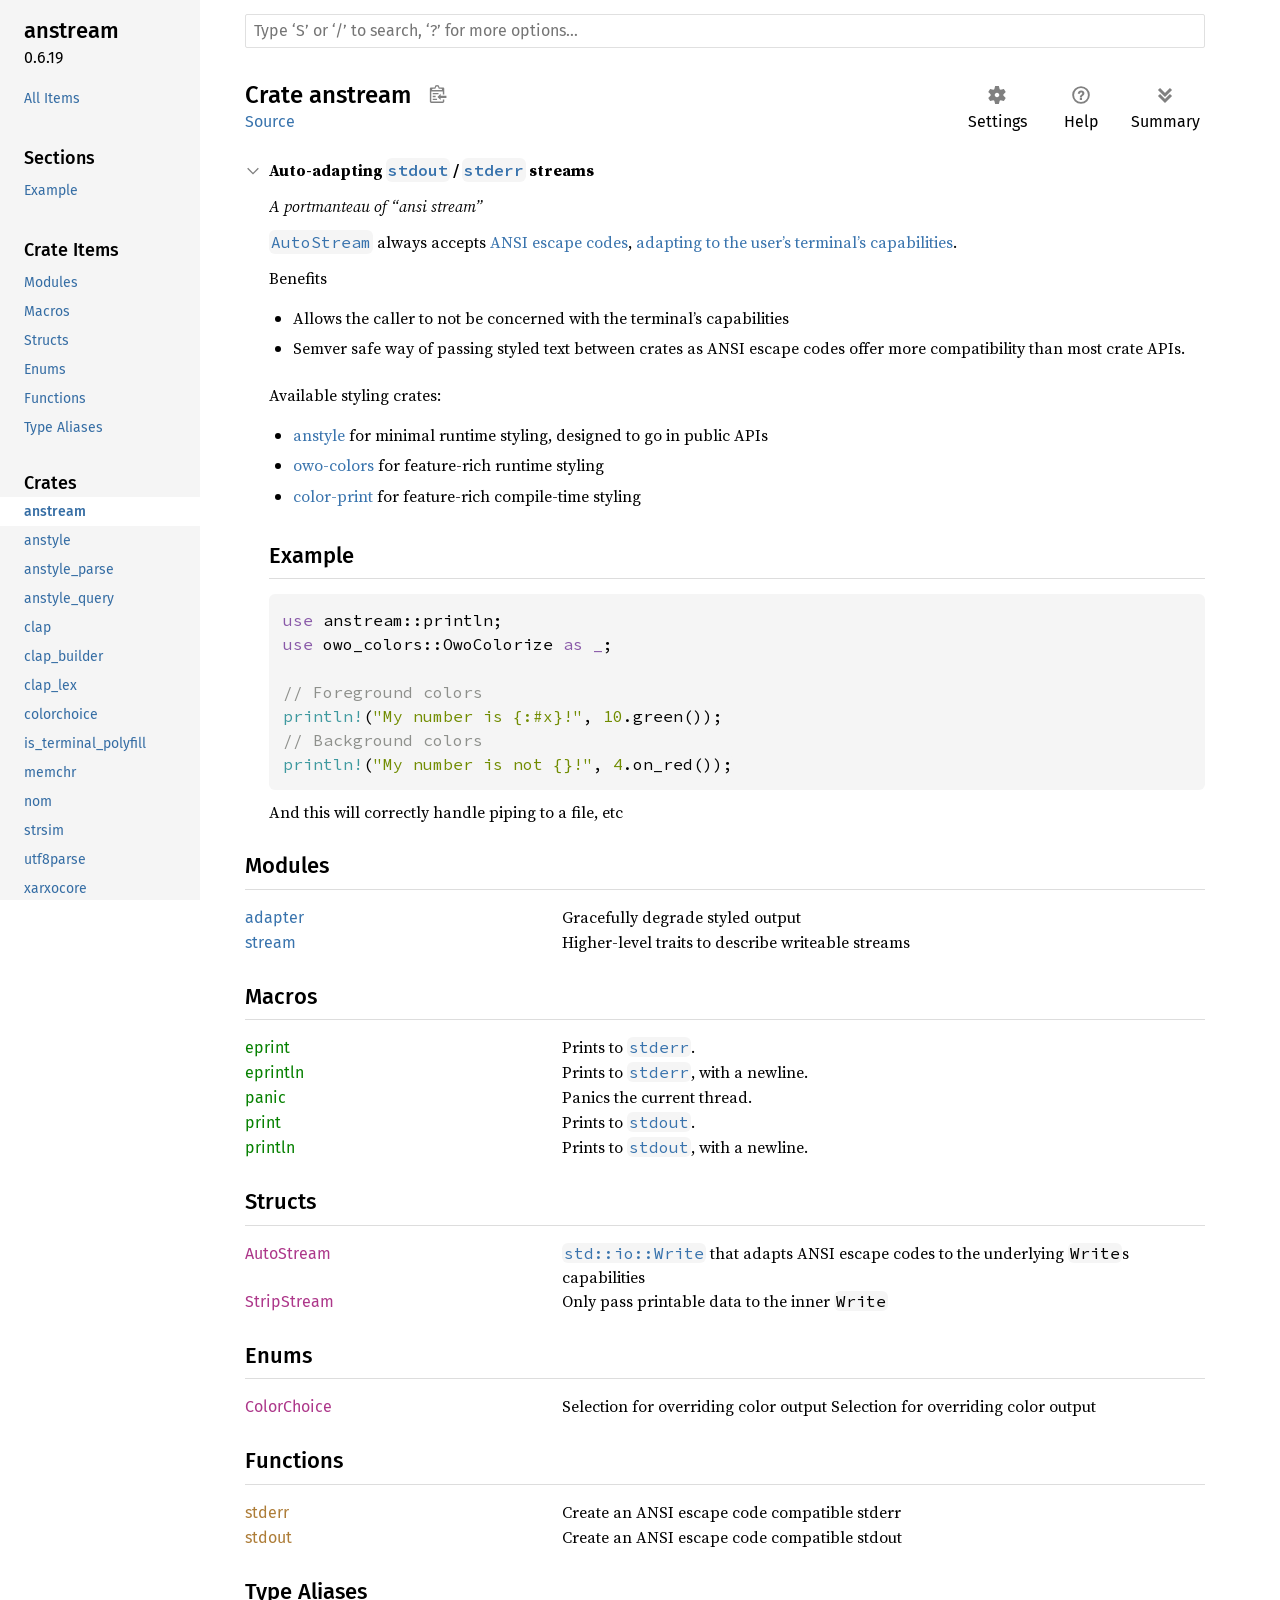
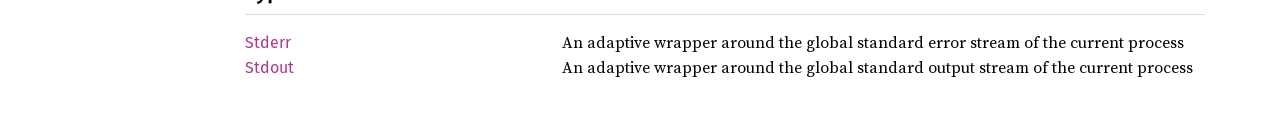
<file: anstream/index.html>
<!DOCTYPE html><html lang="en"><head><meta charset="utf-8"><meta name="viewport" content="width=device-width, initial-scale=1.0"><meta name="generator" content="rustdoc"><meta name="description" content="Auto-adapting `stdout` / `stderr` streams"><title>anstream - Rust</title><script>if(window.location.protocol!=="file:")document.head.insertAdjacentHTML("beforeend","SourceSerif4-Regular-6b053e98.ttf.woff2,FiraSans-Italic-81dc35de.woff2,FiraSans-Regular-0fe48ade.woff2,FiraSans-MediumItalic-ccf7e434.woff2,FiraSans-Medium-e1aa3f0a.woff2,SourceCodePro-Regular-8badfe75.ttf.woff2,SourceCodePro-Semibold-aa29a496.ttf.woff2".split(",").map(f=>`<link rel="preload" as="font" type="font/woff2" crossorigin href="../static.files/${f}">`).join(""))</script><link rel="stylesheet" href="../static.files/normalize-9960930a.css"><link rel="stylesheet" href="../static.files/rustdoc-1a91846b.css"><meta name="rustdoc-vars" data-root-path="../" data-static-root-path="../static.files/" data-current-crate="anstream" data-themes="" data-resource-suffix="" data-rustdoc-version="1.88.0 (6b00bc388 2025-06-23)" data-channel="1.88.0" data-search-js="search-f7877310.js" data-settings-js="settings-5514c975.js" ><script src="../static.files/storage-4e99c027.js"></script><script defer src="../crates.js"></script><script defer src="../static.files/main-7ef8a74a.js"></script><noscript><link rel="stylesheet" href="../static.files/noscript-893ab5e7.css"></noscript><link rel="alternate icon" type="image/png" href="../static.files/favicon-32x32-6580c154.png"><link rel="icon" type="image/svg+xml" href="../static.files/favicon-044be391.svg"></head><body class="rustdoc mod crate"><!--[if lte IE 11]><div class="warning">This old browser is unsupported and will most likely display funky things.</div><![endif]--><nav class="mobile-topbar"><button class="sidebar-menu-toggle" title="show sidebar"></button></nav><nav class="sidebar"><div class="sidebar-crate"><h2><a href="../anstream/index.html">anstream</a><span class="version">0.6.19</span></h2></div><div class="sidebar-elems"><ul class="block"><li><a id="all-types" href="all.html">All Items</a></li></ul><section id="rustdoc-toc"><h3><a href="#">Sections</a></h3><ul class="block top-toc"><li><a href="#example" title="Example">Example</a></li></ul><h3><a href="#modules">Crate Items</a></h3><ul class="block"><li><a href="#modules" title="Modules">Modules</a></li><li><a href="#macros" title="Macros">Macros</a></li><li><a href="#structs" title="Structs">Structs</a></li><li><a href="#enums" title="Enums">Enums</a></li><li><a href="#functions" title="Functions">Functions</a></li><li><a href="#types" title="Type Aliases">Type Aliases</a></li></ul></section><div id="rustdoc-modnav"></div></div></nav><div class="sidebar-resizer"></div><main><div class="width-limiter"><rustdoc-search></rustdoc-search><section id="main-content" class="content"><div class="main-heading"><h1>Crate <span>anstream</span><button id="copy-path" title="Copy item path to clipboard">Copy item path</button></h1><rustdoc-toolbar></rustdoc-toolbar><span class="sub-heading"><a class="src" href="../src/anstream/lib.rs.html#1-90">Source</a> </span></div><details class="toggle top-doc" open><summary class="hideme"><span>Expand description</span></summary><div class="docblock"><p><strong>Auto-adapting <a href="fn.stdout.html" title="fn anstream::stdout"><code>stdout</code></a> / <a href="fn.stderr.html" title="fn anstream::stderr"><code>stderr</code></a> streams</strong></p>
<p><em>A portmanteau of “ansi stream”</em></p>
<p><a href="struct.AutoStream.html" title="struct anstream::AutoStream"><code>AutoStream</code></a> always accepts <a href="https://en.wikipedia.org/wiki/ANSI_escape_code">ANSI escape codes</a>,
<a href="struct.AutoStream.html" title="struct anstream::AutoStream">adapting to the user’s terminal’s capabilities</a>.</p>
<p>Benefits</p>
<ul>
<li>Allows the caller to not be concerned with the terminal’s capabilities</li>
<li>Semver safe way of passing styled text between crates as ANSI escape codes offer more
compatibility than most crate APIs.</li>
</ul>
<p>Available styling crates:</p>
<ul>
<li><a href="https://docs.rs/anstyle">anstyle</a> for minimal runtime styling, designed to go in public APIs</li>
<li><a href="https://docs.rs/owo-colors">owo-colors</a> for feature-rich runtime styling</li>
<li><a href="https://docs.rs/color-print">color-print</a> for feature-rich compile-time styling</li>
</ul>
<h2 id="example"><a class="doc-anchor" href="#example">§</a>Example</h2>
<div class="example-wrap"><pre class="rust rust-example-rendered"><code><span class="kw">use </span>anstream::println;
<span class="kw">use </span>owo_colors::OwoColorize <span class="kw">as _</span>;

<span class="comment">// Foreground colors
</span><span class="macro">println!</span>(<span class="string">"My number is {:#x}!"</span>, <span class="number">10</span>.green());
<span class="comment">// Background colors
</span><span class="macro">println!</span>(<span class="string">"My number is not {}!"</span>, <span class="number">4</span>.on_red());</code></pre></div>
<p>And this will correctly handle piping to a file, etc</p>
</div></details><h2 id="modules" class="section-header">Modules<a href="#modules" class="anchor">§</a></h2><dl class="item-table"><dt><a class="mod" href="adapter/index.html" title="mod anstream::adapter">adapter</a></dt><dd>Gracefully degrade styled output</dd><dt><a class="mod" href="stream/index.html" title="mod anstream::stream">stream</a></dt><dd>Higher-level traits to describe writeable streams</dd></dl><h2 id="macros" class="section-header">Macros<a href="#macros" class="anchor">§</a></h2><dl class="item-table"><dt><a class="macro" href="macro.eprint.html" title="macro anstream::eprint">eprint</a></dt><dd>Prints to <a href="fn.stderr.html" title="fn anstream::stderr"><code>stderr</code></a>.</dd><dt><a class="macro" href="macro.eprintln.html" title="macro anstream::eprintln">eprintln</a></dt><dd>Prints to <a href="fn.stderr.html" title="fn anstream::stderr"><code>stderr</code></a>, with a newline.</dd><dt><a class="macro" href="macro.panic.html" title="macro anstream::panic">panic</a></dt><dd>Panics the current thread.</dd><dt><a class="macro" href="macro.print.html" title="macro anstream::print">print</a></dt><dd>Prints to <a href="fn.stdout.html" title="fn anstream::stdout"><code>stdout</code></a>.</dd><dt><a class="macro" href="macro.println.html" title="macro anstream::println">println</a></dt><dd>Prints to <a href="fn.stdout.html" title="fn anstream::stdout"><code>stdout</code></a>, with a newline.</dd></dl><h2 id="structs" class="section-header">Structs<a href="#structs" class="anchor">§</a></h2><dl class="item-table"><dt><a class="struct" href="struct.AutoStream.html" title="struct anstream::AutoStream">Auto<wbr>Stream</a></dt><dd><a href="https://doc.rust-lang.org/1.88.0/std/io/trait.Write.html" title="trait std::io::Write"><code>std::io::Write</code></a> that adapts ANSI escape codes to the underlying <code>Write</code>s capabilities</dd><dt><a class="struct" href="struct.StripStream.html" title="struct anstream::StripStream">Strip<wbr>Stream</a></dt><dd>Only pass printable data to the inner <code>Write</code></dd></dl><h2 id="enums" class="section-header">Enums<a href="#enums" class="anchor">§</a></h2><dl class="item-table"><dt><a class="enum" href="enum.ColorChoice.html" title="enum anstream::ColorChoice">Color<wbr>Choice</a></dt><dd>Selection for overriding color output
Selection for overriding color output</dd></dl><h2 id="functions" class="section-header">Functions<a href="#functions" class="anchor">§</a></h2><dl class="item-table"><dt><a class="fn" href="fn.stderr.html" title="fn anstream::stderr">stderr</a></dt><dd>Create an ANSI escape code compatible stderr</dd><dt><a class="fn" href="fn.stdout.html" title="fn anstream::stdout">stdout</a></dt><dd>Create an ANSI escape code compatible stdout</dd></dl><h2 id="types" class="section-header">Type Aliases<a href="#types" class="anchor">§</a></h2><dl class="item-table"><dt><a class="type" href="type.Stderr.html" title="type anstream::Stderr">Stderr</a></dt><dd>An adaptive wrapper around the global standard error stream of the current process</dd><dt><a class="type" href="type.Stdout.html" title="type anstream::Stdout">Stdout</a></dt><dd>An adaptive wrapper around the global standard output stream of the current process</dd></dl><script type="text/json" id="notable-traits-data">{"AutoStream<StderrLock<'static>>":"<h3>Notable traits for <code><a class=\"struct\" href=\"struct.AutoStream.html\" title=\"struct anstream::AutoStream\">AutoStream</a>&lt;S&gt;</code></h3><pre><code><div class=\"where\">impl&lt;S&gt; <a class=\"trait\" href=\"https://doc.rust-lang.org/1.88.0/std/io/trait.Write.html\" title=\"trait std::io::Write\">Write</a> for <a class=\"struct\" href=\"struct.AutoStream.html\" title=\"struct anstream::AutoStream\">AutoStream</a>&lt;S&gt;<div class=\"where\">where\n    S: <a class=\"trait\" href=\"stream/trait.RawStream.html\" title=\"trait anstream::stream::RawStream\">RawStream</a> + <a class=\"trait\" href=\"stream/trait.AsLockedWrite.html\" title=\"trait anstream::stream::AsLockedWrite\">AsLockedWrite</a>,</div></div>","AutoStream<StdoutLock<'static>>":"<h3>Notable traits for <code><a class=\"struct\" href=\"struct.AutoStream.html\" title=\"struct anstream::AutoStream\">AutoStream</a>&lt;S&gt;</code></h3><pre><code><div class=\"where\">impl&lt;S&gt; <a class=\"trait\" href=\"https://doc.rust-lang.org/1.88.0/std/io/trait.Write.html\" title=\"trait std::io::Write\">Write</a> for <a class=\"struct\" href=\"struct.AutoStream.html\" title=\"struct anstream::AutoStream\">AutoStream</a>&lt;S&gt;<div class=\"where\">where\n    S: <a class=\"trait\" href=\"stream/trait.RawStream.html\" title=\"trait anstream::stream::RawStream\">RawStream</a> + <a class=\"trait\" href=\"stream/trait.AsLockedWrite.html\" title=\"trait anstream::stream::AsLockedWrite\">AsLockedWrite</a>,</div></div>"}</script></section></div></main></body></html>
</file>
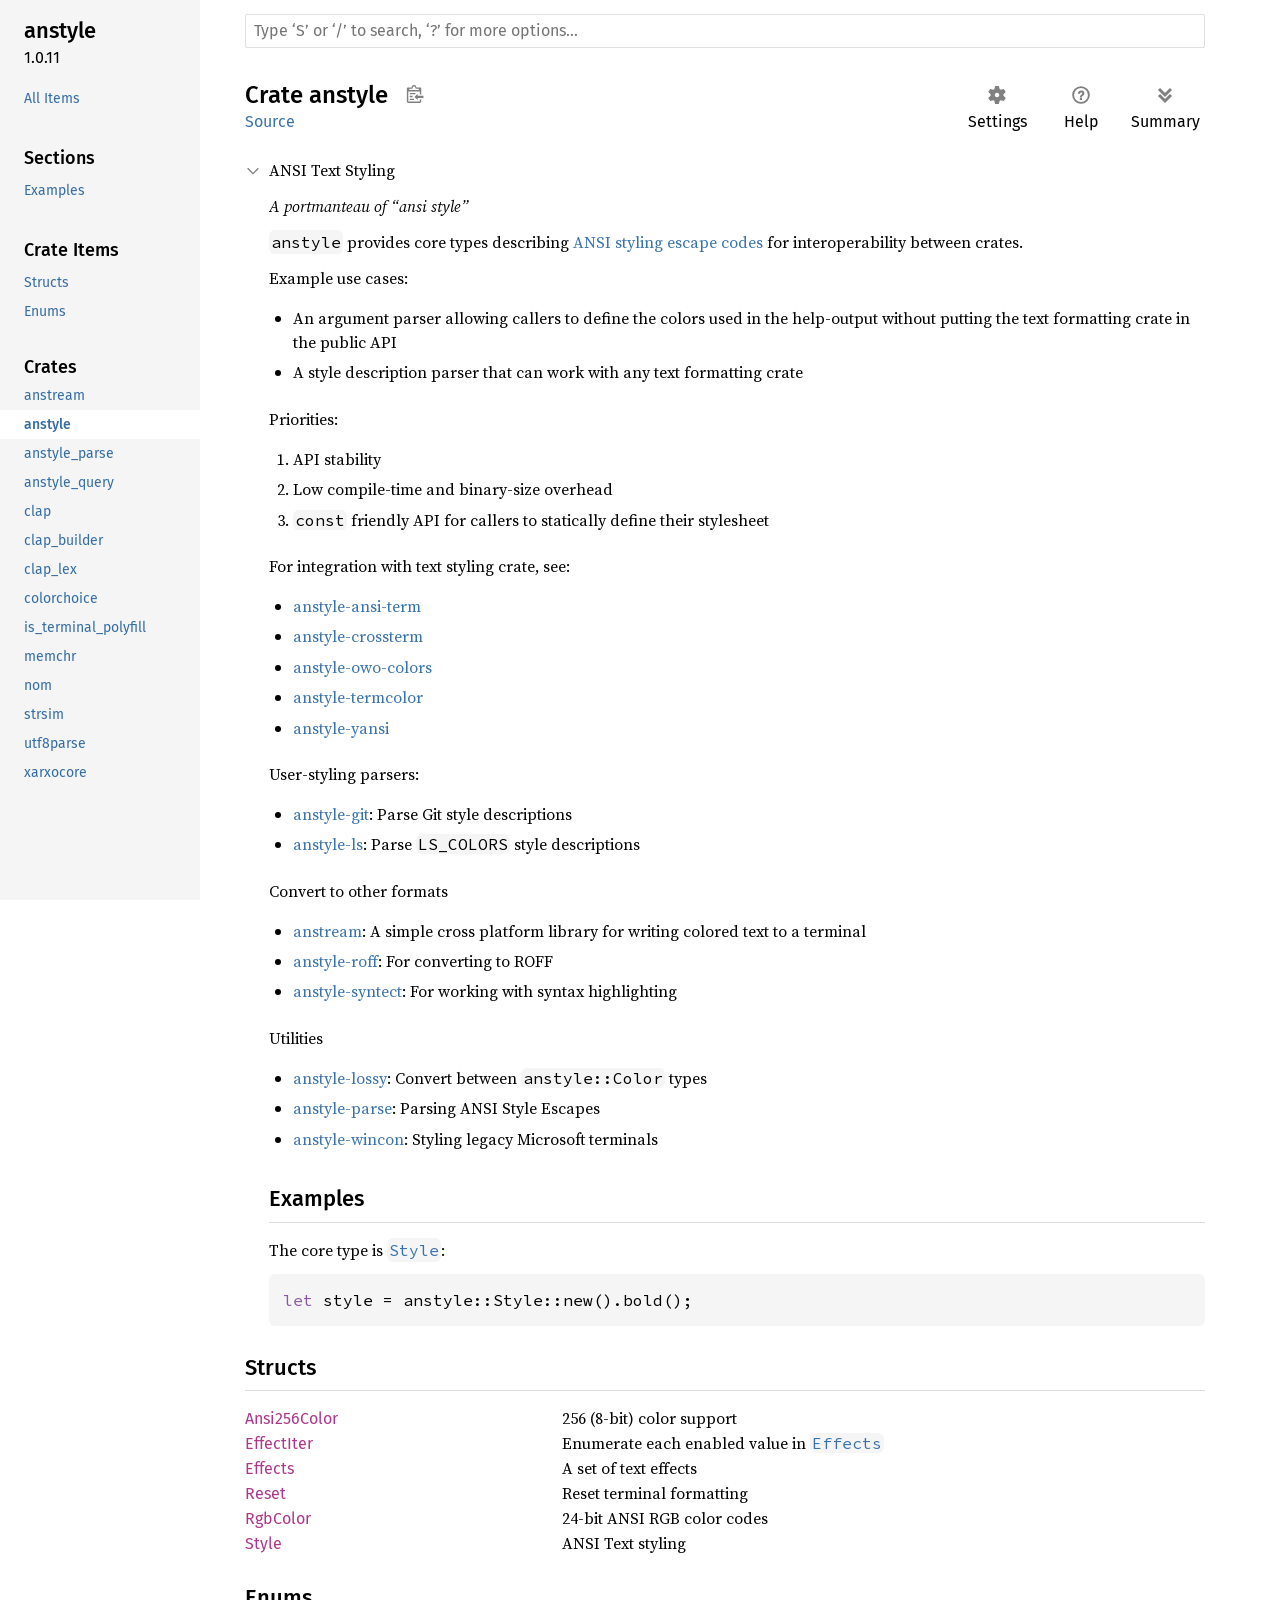
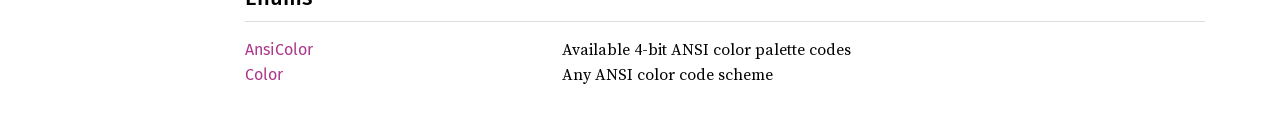
<file: anstyle/index.html>
<!DOCTYPE html><html lang="en"><head><meta charset="utf-8"><meta name="viewport" content="width=device-width, initial-scale=1.0"><meta name="generator" content="rustdoc"><meta name="description" content="ANSI Text Styling"><title>anstyle - Rust</title><script>if(window.location.protocol!=="file:")document.head.insertAdjacentHTML("beforeend","SourceSerif4-Regular-6b053e98.ttf.woff2,FiraSans-Italic-81dc35de.woff2,FiraSans-Regular-0fe48ade.woff2,FiraSans-MediumItalic-ccf7e434.woff2,FiraSans-Medium-e1aa3f0a.woff2,SourceCodePro-Regular-8badfe75.ttf.woff2,SourceCodePro-Semibold-aa29a496.ttf.woff2".split(",").map(f=>`<link rel="preload" as="font" type="font/woff2" crossorigin href="../static.files/${f}">`).join(""))</script><link rel="stylesheet" href="../static.files/normalize-9960930a.css"><link rel="stylesheet" href="../static.files/rustdoc-1a91846b.css"><meta name="rustdoc-vars" data-root-path="../" data-static-root-path="../static.files/" data-current-crate="anstyle" data-themes="" data-resource-suffix="" data-rustdoc-version="1.88.0 (6b00bc388 2025-06-23)" data-channel="1.88.0" data-search-js="search-f7877310.js" data-settings-js="settings-5514c975.js" ><script src="../static.files/storage-4e99c027.js"></script><script defer src="../crates.js"></script><script defer src="../static.files/main-7ef8a74a.js"></script><noscript><link rel="stylesheet" href="../static.files/noscript-893ab5e7.css"></noscript><link rel="alternate icon" type="image/png" href="../static.files/favicon-32x32-6580c154.png"><link rel="icon" type="image/svg+xml" href="../static.files/favicon-044be391.svg"></head><body class="rustdoc mod crate"><!--[if lte IE 11]><div class="warning">This old browser is unsupported and will most likely display funky things.</div><![endif]--><nav class="mobile-topbar"><button class="sidebar-menu-toggle" title="show sidebar"></button></nav><nav class="sidebar"><div class="sidebar-crate"><h2><a href="../anstyle/index.html">anstyle</a><span class="version">1.0.11</span></h2></div><div class="sidebar-elems"><ul class="block"><li><a id="all-types" href="all.html">All Items</a></li></ul><section id="rustdoc-toc"><h3><a href="#">Sections</a></h3><ul class="block top-toc"><li><a href="#examples" title="Examples">Examples</a></li></ul><h3><a href="#structs">Crate Items</a></h3><ul class="block"><li><a href="#structs" title="Structs">Structs</a></li><li><a href="#enums" title="Enums">Enums</a></li></ul></section><div id="rustdoc-modnav"></div></div></nav><div class="sidebar-resizer"></div><main><div class="width-limiter"><rustdoc-search></rustdoc-search><section id="main-content" class="content"><div class="main-heading"><h1>Crate <span>anstyle</span><button id="copy-path" title="Copy item path to clipboard">Copy item path</button></h1><rustdoc-toolbar></rustdoc-toolbar><span class="sub-heading"><a class="src" href="../src/anstyle/lib.rs.html#1-70">Source</a> </span></div><details class="toggle top-doc" open><summary class="hideme"><span>Expand description</span></summary><div class="docblock"><p>ANSI Text Styling</p>
<p><em>A portmanteau of “ansi style”</em></p>
<p><code>anstyle</code> provides core types describing <a href="https://en.wikipedia.org/wiki/ANSI_escape_code">ANSI styling escape
codes</a> for interoperability
between crates.</p>
<p>Example use cases:</p>
<ul>
<li>An argument parser allowing callers to define the colors used in the help-output without
putting the text formatting crate in the public API</li>
<li>A style description parser that can work with any text formatting crate</li>
</ul>
<p>Priorities:</p>
<ol>
<li>API stability</li>
<li>Low compile-time and binary-size overhead</li>
<li><code>const</code> friendly API for callers to statically define their stylesheet</li>
</ol>
<p>For integration with text styling crate, see:</p>
<ul>
<li><a href="https://docs.rs/anstyle-ansi-term">anstyle-ansi-term</a></li>
<li><a href="https://docs.rs/anstyle-crossterm">anstyle-crossterm</a></li>
<li><a href="https://docs.rs/anstyle-owo-colors">anstyle-owo-colors</a></li>
<li><a href="https://docs.rs/anstyle-termcolor">anstyle-termcolor</a></li>
<li><a href="https://docs.rs/anstyle-yansi">anstyle-yansi</a></li>
</ul>
<p>User-styling parsers:</p>
<ul>
<li><a href="https://docs.rs/anstyle-git">anstyle-git</a>: Parse Git style descriptions</li>
<li><a href="https://docs.rs/anstyle-ls">anstyle-ls</a>: Parse <code>LS_COLORS</code> style descriptions</li>
</ul>
<p>Convert to other formats</p>
<ul>
<li><a href="https://docs.rs/anstream">anstream</a>: A simple cross platform library for writing colored text to a terminal</li>
<li><a href="https://docs.rs/anstyle-roff">anstyle-roff</a>: For converting to ROFF</li>
<li><a href="https://docs.rs/anstyle-syntect">anstyle-syntect</a>: For working with syntax highlighting</li>
</ul>
<p>Utilities</p>
<ul>
<li><a href="https://docs.rs/anstyle-lossy">anstyle-lossy</a>: Convert between <code>anstyle::Color</code> types</li>
<li><a href="https://docs.rs/anstyle-parse">anstyle-parse</a>: Parsing ANSI Style Escapes</li>
<li><a href="https://docs.rs/anstyle-wincon">anstyle-wincon</a>: Styling legacy Microsoft terminals</li>
</ul>
<h2 id="examples"><a class="doc-anchor" href="#examples">§</a>Examples</h2>
<p>The core type is <a href="struct.Style.html" title="struct anstyle::Style"><code>Style</code></a>:</p>

<div class="example-wrap"><pre class="rust rust-example-rendered"><code><span class="kw">let </span>style = anstyle::Style::new().bold();</code></pre></div>
</div></details><h2 id="structs" class="section-header">Structs<a href="#structs" class="anchor">§</a></h2><dl class="item-table"><dt><a class="struct" href="struct.Ansi256Color.html" title="struct anstyle::Ansi256Color">Ansi256<wbr>Color</a></dt><dd>256 (8-bit) color support</dd><dt><a class="struct" href="struct.EffectIter.html" title="struct anstyle::EffectIter">Effect<wbr>Iter</a></dt><dd>Enumerate each enabled value in <a href="struct.Effects.html" title="struct anstyle::Effects"><code>Effects</code></a></dd><dt><a class="struct" href="struct.Effects.html" title="struct anstyle::Effects">Effects</a></dt><dd>A set of text effects</dd><dt><a class="struct" href="struct.Reset.html" title="struct anstyle::Reset">Reset</a></dt><dd>Reset terminal formatting</dd><dt><a class="struct" href="struct.RgbColor.html" title="struct anstyle::RgbColor">RgbColor</a></dt><dd>24-bit ANSI RGB color codes</dd><dt><a class="struct" href="struct.Style.html" title="struct anstyle::Style">Style</a></dt><dd>ANSI Text styling</dd></dl><h2 id="enums" class="section-header">Enums<a href="#enums" class="anchor">§</a></h2><dl class="item-table"><dt><a class="enum" href="enum.AnsiColor.html" title="enum anstyle::AnsiColor">Ansi<wbr>Color</a></dt><dd>Available 4-bit ANSI color palette codes</dd><dt><a class="enum" href="enum.Color.html" title="enum anstyle::Color">Color</a></dt><dd>Any ANSI color code scheme</dd></dl></section></div></main></body></html>
</file>
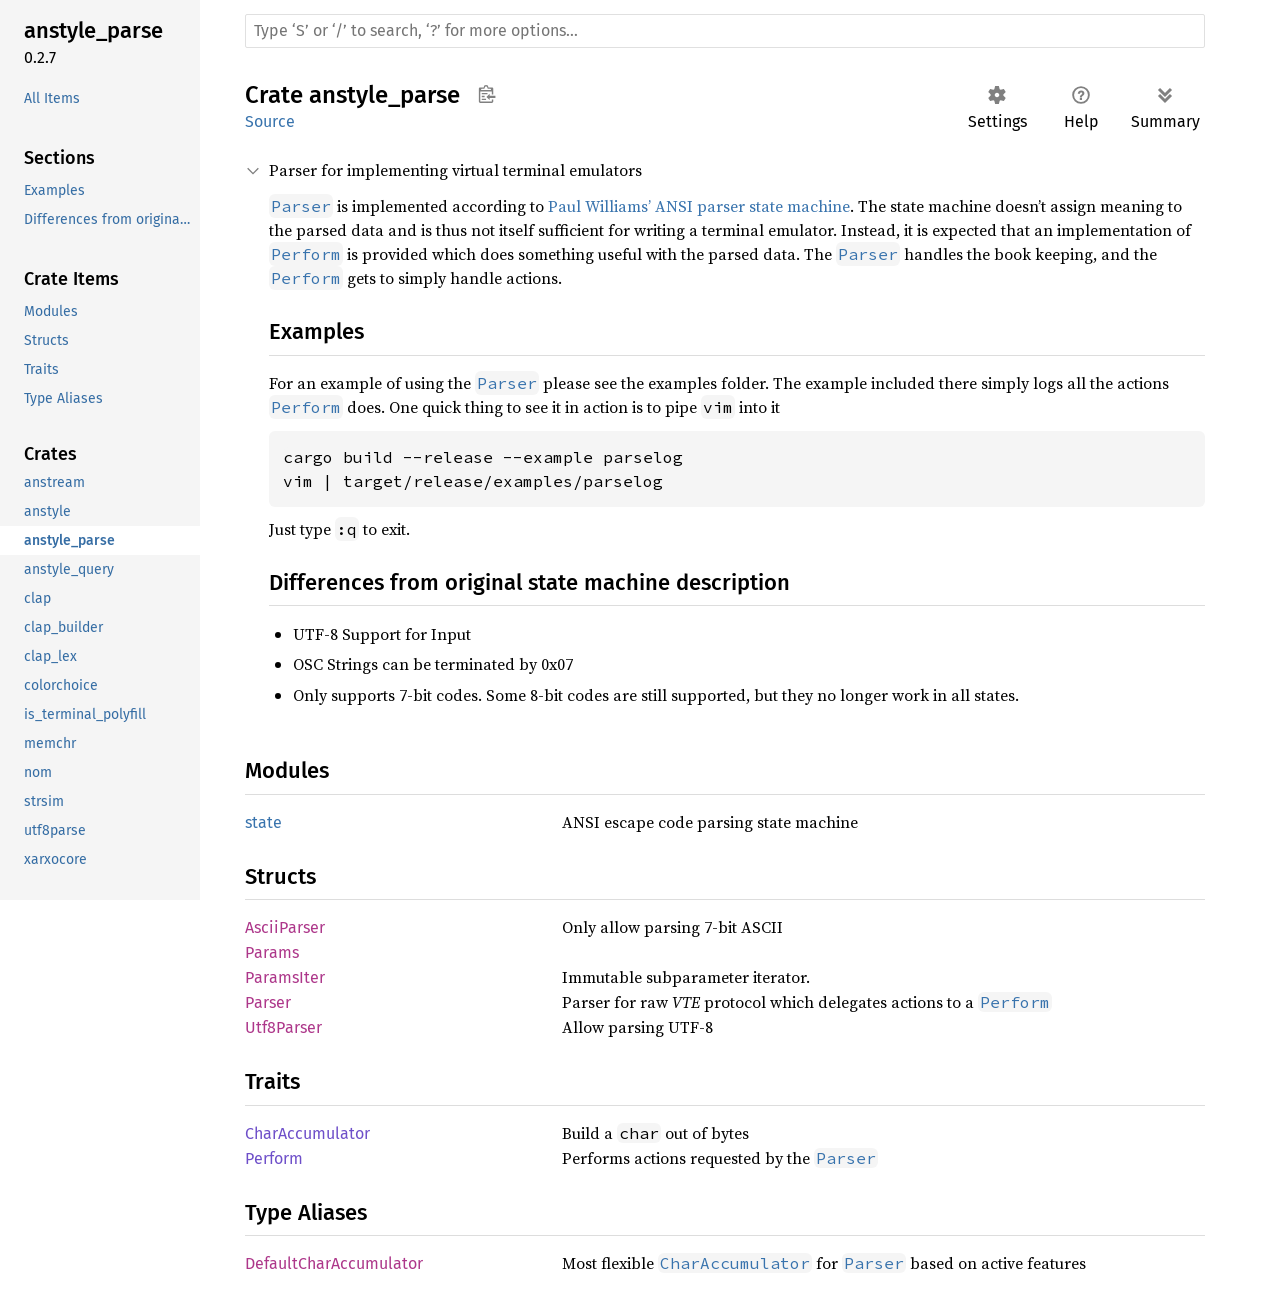
<file: anstyle_parse/index.html>
<!DOCTYPE html><html lang="en"><head><meta charset="utf-8"><meta name="viewport" content="width=device-width, initial-scale=1.0"><meta name="generator" content="rustdoc"><meta name="description" content="Parser for implementing virtual terminal emulators"><title>anstyle_parse - Rust</title><script>if(window.location.protocol!=="file:")document.head.insertAdjacentHTML("beforeend","SourceSerif4-Regular-6b053e98.ttf.woff2,FiraSans-Italic-81dc35de.woff2,FiraSans-Regular-0fe48ade.woff2,FiraSans-MediumItalic-ccf7e434.woff2,FiraSans-Medium-e1aa3f0a.woff2,SourceCodePro-Regular-8badfe75.ttf.woff2,SourceCodePro-Semibold-aa29a496.ttf.woff2".split(",").map(f=>`<link rel="preload" as="font" type="font/woff2" crossorigin href="../static.files/${f}">`).join(""))</script><link rel="stylesheet" href="../static.files/normalize-9960930a.css"><link rel="stylesheet" href="../static.files/rustdoc-1a91846b.css"><meta name="rustdoc-vars" data-root-path="../" data-static-root-path="../static.files/" data-current-crate="anstyle_parse" data-themes="" data-resource-suffix="" data-rustdoc-version="1.88.0 (6b00bc388 2025-06-23)" data-channel="1.88.0" data-search-js="search-f7877310.js" data-settings-js="settings-5514c975.js" ><script src="../static.files/storage-4e99c027.js"></script><script defer src="../crates.js"></script><script defer src="../static.files/main-7ef8a74a.js"></script><noscript><link rel="stylesheet" href="../static.files/noscript-893ab5e7.css"></noscript><link rel="alternate icon" type="image/png" href="../static.files/favicon-32x32-6580c154.png"><link rel="icon" type="image/svg+xml" href="../static.files/favicon-044be391.svg"></head><body class="rustdoc mod crate"><!--[if lte IE 11]><div class="warning">This old browser is unsupported and will most likely display funky things.</div><![endif]--><nav class="mobile-topbar"><button class="sidebar-menu-toggle" title="show sidebar"></button></nav><nav class="sidebar"><div class="sidebar-crate"><h2><a href="../anstyle_parse/index.html">anstyle_<wbr>parse</a><span class="version">0.2.7</span></h2></div><div class="sidebar-elems"><ul class="block"><li><a id="all-types" href="all.html">All Items</a></li></ul><section id="rustdoc-toc"><h3><a href="#">Sections</a></h3><ul class="block top-toc"><li><a href="#examples" title="Examples">Examples</a></li><li><a href="#differences-from-original-state-machine-description" title="Differences from original state machine description">Differences from original state machine description</a></li></ul><h3><a href="#modules">Crate Items</a></h3><ul class="block"><li><a href="#modules" title="Modules">Modules</a></li><li><a href="#structs" title="Structs">Structs</a></li><li><a href="#traits" title="Traits">Traits</a></li><li><a href="#types" title="Type Aliases">Type Aliases</a></li></ul></section><div id="rustdoc-modnav"></div></div></nav><div class="sidebar-resizer"></div><main><div class="width-limiter"><rustdoc-search></rustdoc-search><section id="main-content" class="content"><div class="main-heading"><h1>Crate <span>anstyle_parse</span><button id="copy-path" title="Copy item path to clipboard">Copy item path</button></h1><rustdoc-toolbar></rustdoc-toolbar><span class="sub-heading"><a class="src" href="../src/anstyle_parse/lib.rs.html#1-442">Source</a> </span></div><details class="toggle top-doc" open><summary class="hideme"><span>Expand description</span></summary><div class="docblock"><p>Parser for implementing virtual terminal emulators</p>
<p><a href="struct.Parser.html" title="struct anstyle_parse::Parser"><code>Parser</code></a> is implemented according to <a href="https://vt100.net/emu/dec_ansi_parser">Paul Williams’ ANSI parser
state machine</a>. The state machine doesn’t assign meaning to the parsed data
and is thus not itself sufficient for writing a terminal emulator. Instead,
it is expected that an implementation of <a href="trait.Perform.html" title="trait anstyle_parse::Perform"><code>Perform</code></a> is provided which does
something useful with the parsed data. The <a href="struct.Parser.html" title="struct anstyle_parse::Parser"><code>Parser</code></a> handles the book
keeping, and the <a href="trait.Perform.html" title="trait anstyle_parse::Perform"><code>Perform</code></a> gets to simply handle actions.</p>
<h2 id="examples"><a class="doc-anchor" href="#examples">§</a>Examples</h2>
<p>For an example of using the <a href="struct.Parser.html" title="struct anstyle_parse::Parser"><code>Parser</code></a> please see the examples folder. The example included
there simply logs all the actions <a href="trait.Perform.html" title="trait anstyle_parse::Perform"><code>Perform</code></a> does. One quick thing to see it in action is to
pipe <code>vim</code> into it</p>
<div class="example-wrap"><pre class="language-sh"><code>cargo build --release --example parselog
vim | target/release/examples/parselog</code></pre></div>
<p>Just type <code>:q</code> to exit.</p>
<h2 id="differences-from-original-state-machine-description"><a class="doc-anchor" href="#differences-from-original-state-machine-description">§</a>Differences from original state machine description</h2>
<ul>
<li>UTF-8 Support for Input</li>
<li>OSC Strings can be terminated by 0x07</li>
<li>Only supports 7-bit codes. Some 8-bit codes are still supported, but they no longer work in
all states.</li>
</ul>
</div></details><h2 id="modules" class="section-header">Modules<a href="#modules" class="anchor">§</a></h2><dl class="item-table"><dt><a class="mod" href="state/index.html" title="mod anstyle_parse::state">state</a></dt><dd>ANSI escape code parsing state machine</dd></dl><h2 id="structs" class="section-header">Structs<a href="#structs" class="anchor">§</a></h2><dl class="item-table"><dt><a class="struct" href="struct.AsciiParser.html" title="struct anstyle_parse::AsciiParser">Ascii<wbr>Parser</a></dt><dd>Only allow parsing 7-bit ASCII</dd><dt><a class="struct" href="struct.Params.html" title="struct anstyle_parse::Params">Params</a></dt><dt><a class="struct" href="struct.ParamsIter.html" title="struct anstyle_parse::ParamsIter">Params<wbr>Iter</a></dt><dd>Immutable subparameter iterator.</dd><dt><a class="struct" href="struct.Parser.html" title="struct anstyle_parse::Parser">Parser</a></dt><dd>Parser for raw <em>VTE</em> protocol which delegates actions to a <a href="trait.Perform.html" title="trait anstyle_parse::Perform"><code>Perform</code></a></dd><dt><a class="struct" href="struct.Utf8Parser.html" title="struct anstyle_parse::Utf8Parser">Utf8<wbr>Parser</a></dt><dd>Allow parsing UTF-8</dd></dl><h2 id="traits" class="section-header">Traits<a href="#traits" class="anchor">§</a></h2><dl class="item-table"><dt><a class="trait" href="trait.CharAccumulator.html" title="trait anstyle_parse::CharAccumulator">Char<wbr>Accumulator</a></dt><dd>Build a <code>char</code> out of bytes</dd><dt><a class="trait" href="trait.Perform.html" title="trait anstyle_parse::Perform">Perform</a></dt><dd>Performs actions requested by the <a href="struct.Parser.html" title="struct anstyle_parse::Parser"><code>Parser</code></a></dd></dl><h2 id="types" class="section-header">Type Aliases<a href="#types" class="anchor">§</a></h2><dl class="item-table"><dt><a class="type" href="type.DefaultCharAccumulator.html" title="type anstyle_parse::DefaultCharAccumulator">Default<wbr>Char<wbr>Accumulator</a></dt><dd>Most flexible <a href="trait.CharAccumulator.html" title="trait anstyle_parse::CharAccumulator"><code>CharAccumulator</code></a> for <a href="struct.Parser.html" title="struct anstyle_parse::Parser"><code>Parser</code></a> based on active features</dd></dl></section></div></main></body></html>
</file>
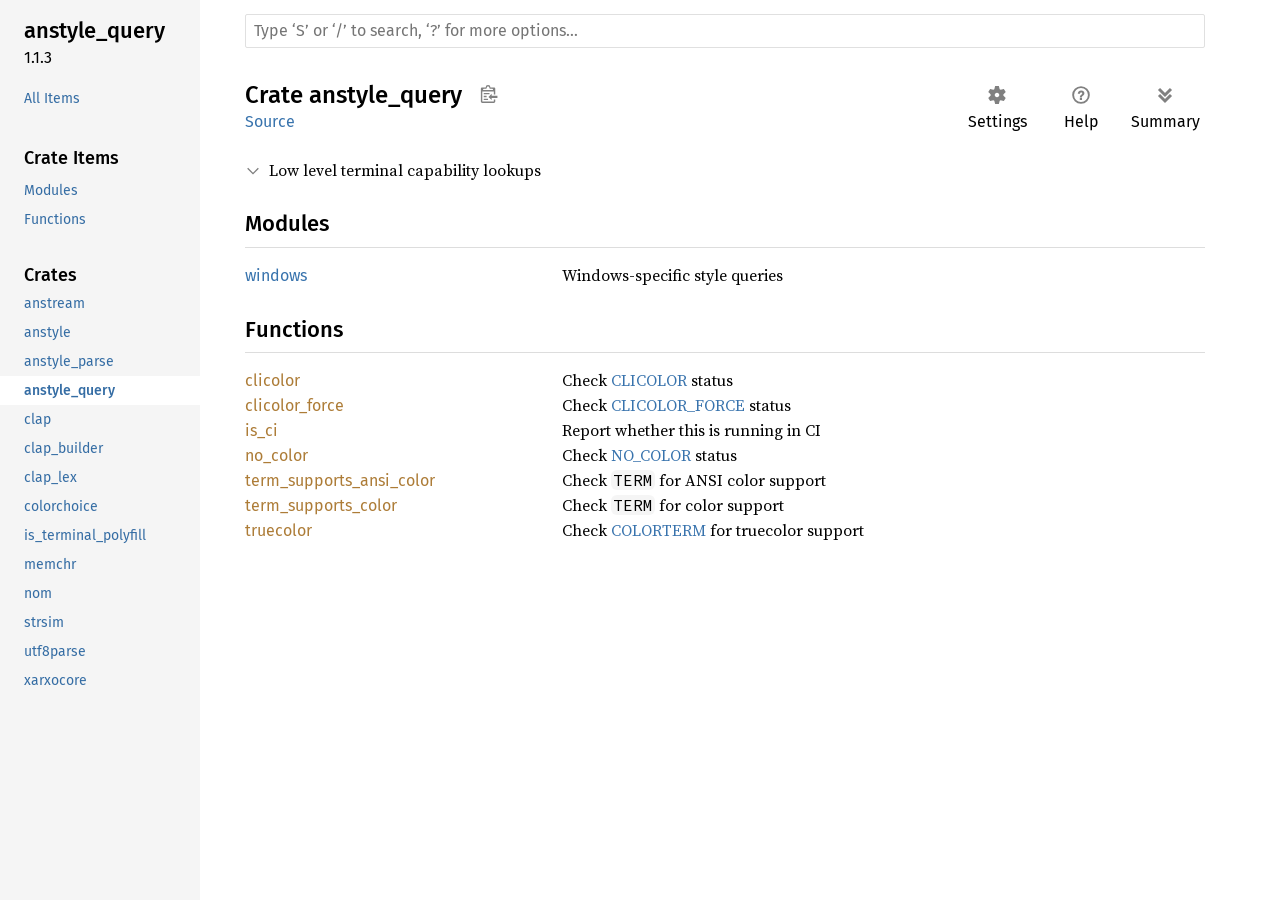
<file: anstyle_query/index.html>
<!DOCTYPE html><html lang="en"><head><meta charset="utf-8"><meta name="viewport" content="width=device-width, initial-scale=1.0"><meta name="generator" content="rustdoc"><meta name="description" content="Low level terminal capability lookups"><title>anstyle_query - Rust</title><script>if(window.location.protocol!=="file:")document.head.insertAdjacentHTML("beforeend","SourceSerif4-Regular-6b053e98.ttf.woff2,FiraSans-Italic-81dc35de.woff2,FiraSans-Regular-0fe48ade.woff2,FiraSans-MediumItalic-ccf7e434.woff2,FiraSans-Medium-e1aa3f0a.woff2,SourceCodePro-Regular-8badfe75.ttf.woff2,SourceCodePro-Semibold-aa29a496.ttf.woff2".split(",").map(f=>`<link rel="preload" as="font" type="font/woff2" crossorigin href="../static.files/${f}">`).join(""))</script><link rel="stylesheet" href="../static.files/normalize-9960930a.css"><link rel="stylesheet" href="../static.files/rustdoc-1a91846b.css"><meta name="rustdoc-vars" data-root-path="../" data-static-root-path="../static.files/" data-current-crate="anstyle_query" data-themes="" data-resource-suffix="" data-rustdoc-version="1.88.0 (6b00bc388 2025-06-23)" data-channel="1.88.0" data-search-js="search-f7877310.js" data-settings-js="settings-5514c975.js" ><script src="../static.files/storage-4e99c027.js"></script><script defer src="../crates.js"></script><script defer src="../static.files/main-7ef8a74a.js"></script><noscript><link rel="stylesheet" href="../static.files/noscript-893ab5e7.css"></noscript><link rel="alternate icon" type="image/png" href="../static.files/favicon-32x32-6580c154.png"><link rel="icon" type="image/svg+xml" href="../static.files/favicon-044be391.svg"></head><body class="rustdoc mod crate"><!--[if lte IE 11]><div class="warning">This old browser is unsupported and will most likely display funky things.</div><![endif]--><nav class="mobile-topbar"><button class="sidebar-menu-toggle" title="show sidebar"></button></nav><nav class="sidebar"><div class="sidebar-crate"><h2><a href="../anstyle_query/index.html">anstyle_<wbr>query</a><span class="version">1.1.3</span></h2></div><div class="sidebar-elems"><ul class="block"><li><a id="all-types" href="all.html">All Items</a></li></ul><section id="rustdoc-toc"><h3><a href="#modules">Crate Items</a></h3><ul class="block"><li><a href="#modules" title="Modules">Modules</a></li><li><a href="#functions" title="Functions">Functions</a></li></ul></section><div id="rustdoc-modnav"></div></div></nav><div class="sidebar-resizer"></div><main><div class="width-limiter"><rustdoc-search></rustdoc-search><section id="main-content" class="content"><div class="main-heading"><h1>Crate <span>anstyle_query</span><button id="copy-path" title="Copy item path to clipboard">Copy item path</button></h1><rustdoc-toolbar></rustdoc-toolbar><span class="sub-heading"><a class="src" href="../src/anstyle_query/lib.rs.html#1-163">Source</a> </span></div><details class="toggle top-doc" open><summary class="hideme"><span>Expand description</span></summary><div class="docblock"><p>Low level terminal capability lookups</p>
</div></details><h2 id="modules" class="section-header">Modules<a href="#modules" class="anchor">§</a></h2><dl class="item-table"><dt><a class="mod" href="windows/index.html" title="mod anstyle_query::windows">windows</a></dt><dd>Windows-specific style queries</dd></dl><h2 id="functions" class="section-header">Functions<a href="#functions" class="anchor">§</a></h2><dl class="item-table"><dt><a class="fn" href="fn.clicolor.html" title="fn anstyle_query::clicolor">clicolor</a></dt><dd>Check <a href="https://bixense.com/clicolors/">CLICOLOR</a> status</dd><dt><a class="fn" href="fn.clicolor_force.html" title="fn anstyle_query::clicolor_force">clicolor_<wbr>force</a></dt><dd>Check <a href="https://bixense.com/clicolors/">CLICOLOR_FORCE</a> status</dd><dt><a class="fn" href="fn.is_ci.html" title="fn anstyle_query::is_ci">is_ci</a></dt><dd>Report whether this is running in CI</dd><dt><a class="fn" href="fn.no_color.html" title="fn anstyle_query::no_color">no_<wbr>color</a></dt><dd>Check <a href="https://no-color.org/">NO_COLOR</a> status</dd><dt><a class="fn" href="fn.term_supports_ansi_color.html" title="fn anstyle_query::term_supports_ansi_color">term_<wbr>supports_<wbr>ansi_<wbr>color</a></dt><dd>Check <code>TERM</code> for ANSI color support</dd><dt><a class="fn" href="fn.term_supports_color.html" title="fn anstyle_query::term_supports_color">term_<wbr>supports_<wbr>color</a></dt><dd>Check <code>TERM</code> for color support</dd><dt><a class="fn" href="fn.truecolor.html" title="fn anstyle_query::truecolor">truecolor</a></dt><dd>Check <a href="https://github.com/termstandard/colors">COLORTERM</a> for truecolor support</dd></dl></section></div></main></body></html>
</file>
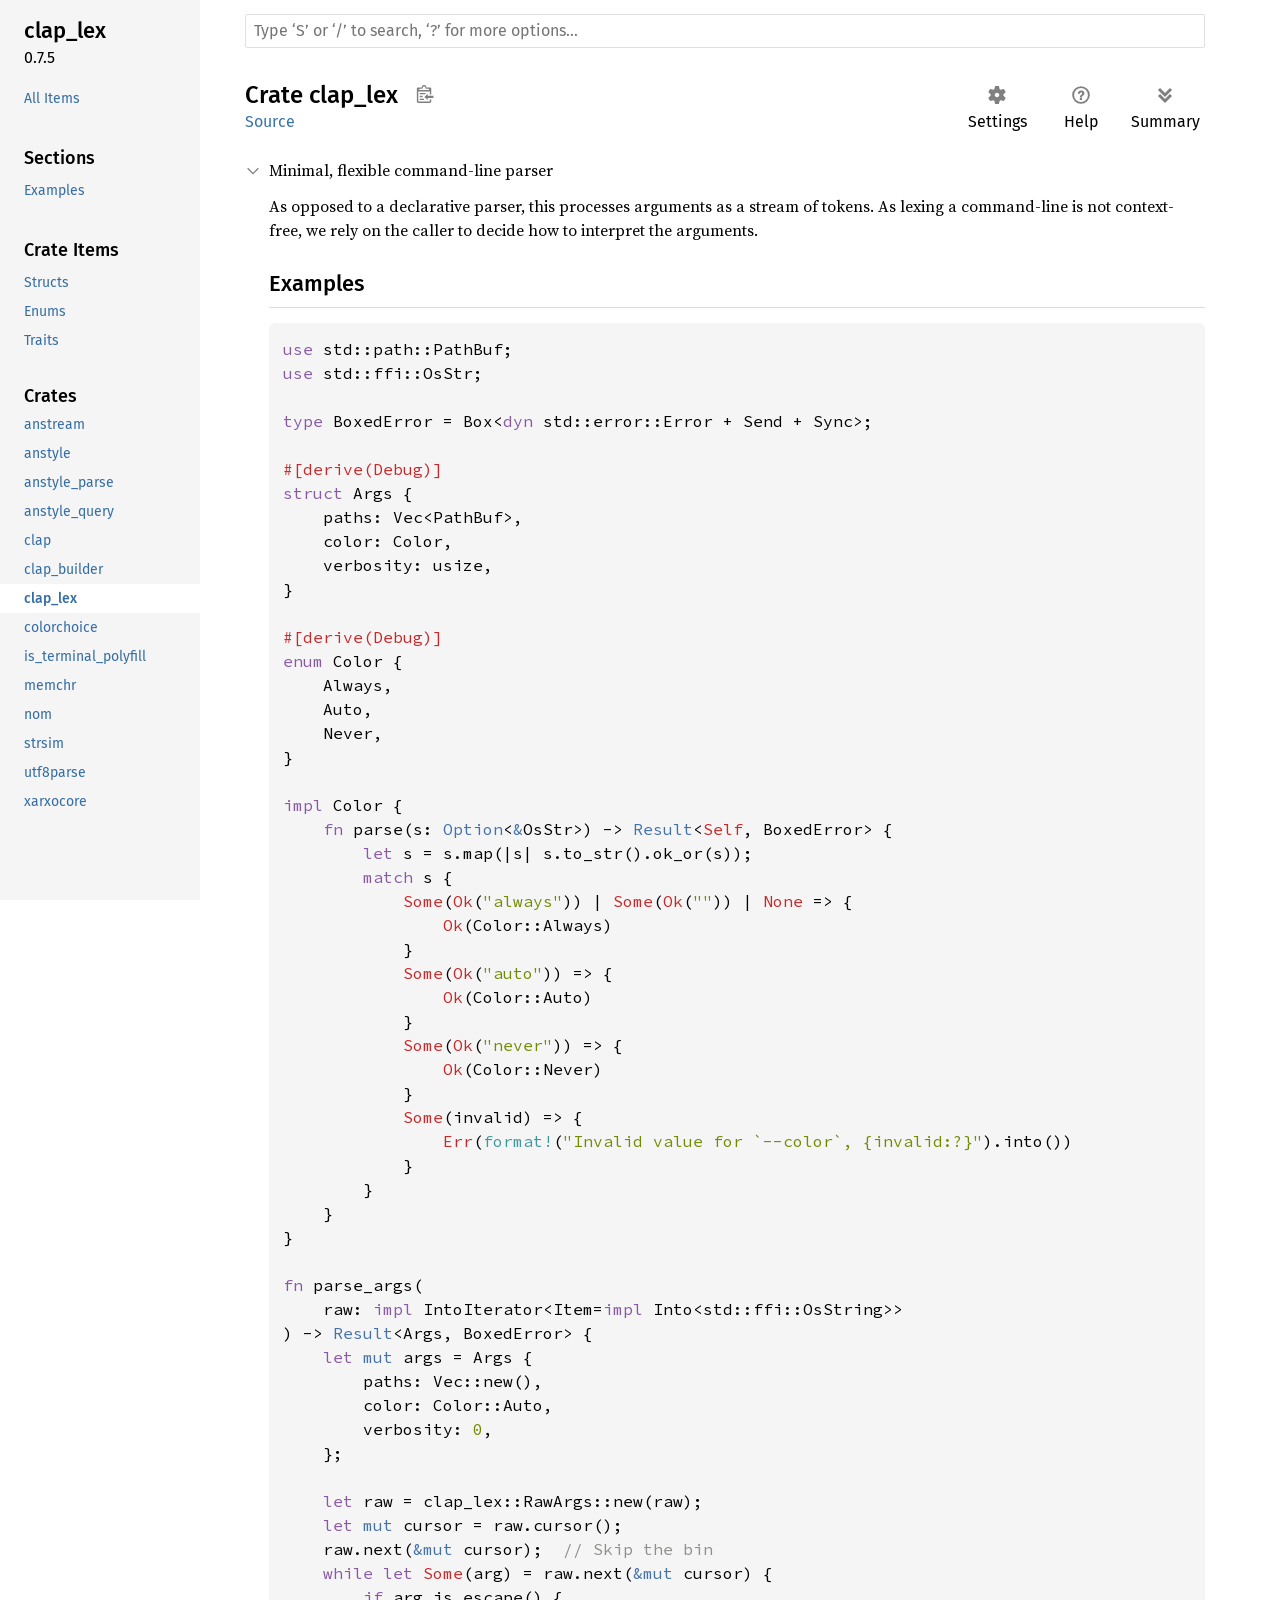
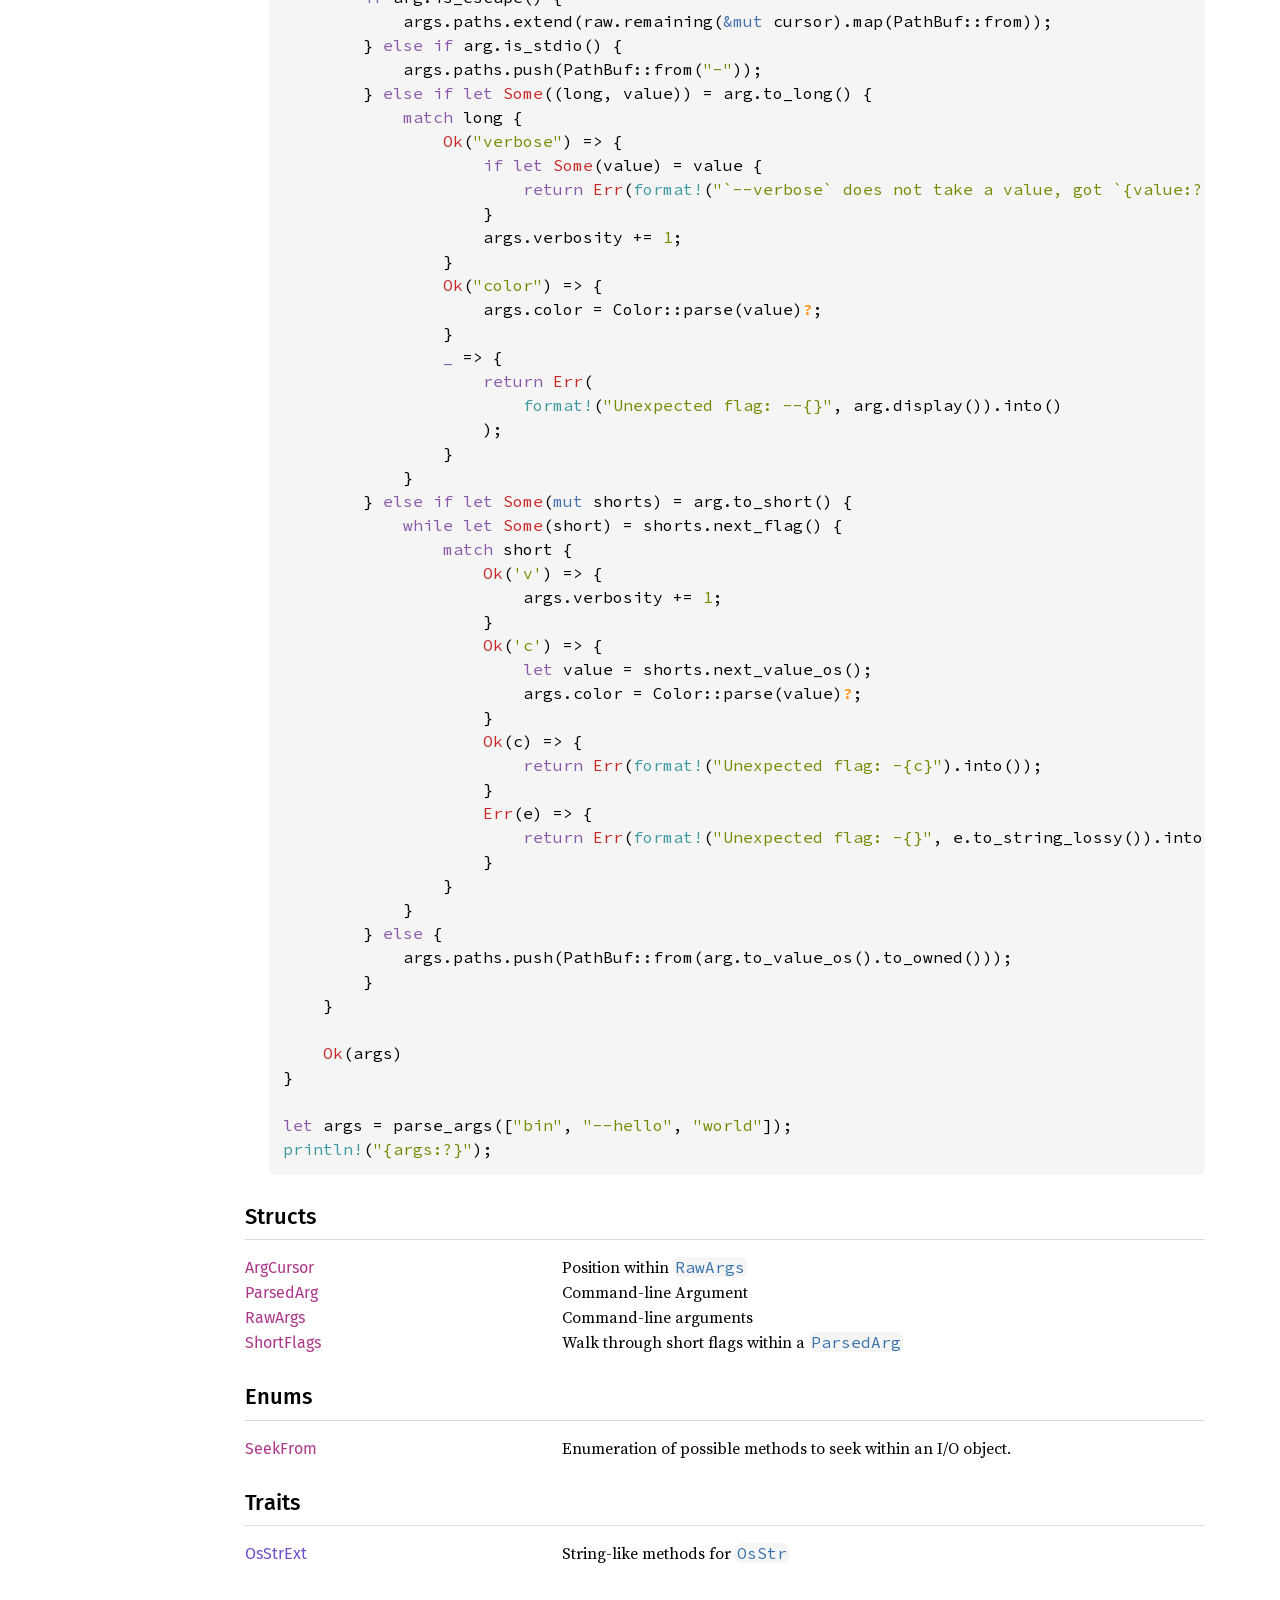
<file: clap_lex/index.html>
<!DOCTYPE html><html lang="en"><head><meta charset="utf-8"><meta name="viewport" content="width=device-width, initial-scale=1.0"><meta name="generator" content="rustdoc"><meta name="description" content="Minimal, flexible command-line parser"><title>clap_lex - Rust</title><script>if(window.location.protocol!=="file:")document.head.insertAdjacentHTML("beforeend","SourceSerif4-Regular-6b053e98.ttf.woff2,FiraSans-Italic-81dc35de.woff2,FiraSans-Regular-0fe48ade.woff2,FiraSans-MediumItalic-ccf7e434.woff2,FiraSans-Medium-e1aa3f0a.woff2,SourceCodePro-Regular-8badfe75.ttf.woff2,SourceCodePro-Semibold-aa29a496.ttf.woff2".split(",").map(f=>`<link rel="preload" as="font" type="font/woff2" crossorigin href="../static.files/${f}">`).join(""))</script><link rel="stylesheet" href="../static.files/normalize-9960930a.css"><link rel="stylesheet" href="../static.files/rustdoc-1a91846b.css"><meta name="rustdoc-vars" data-root-path="../" data-static-root-path="../static.files/" data-current-crate="clap_lex" data-themes="" data-resource-suffix="" data-rustdoc-version="1.88.0 (6b00bc388 2025-06-23)" data-channel="1.88.0" data-search-js="search-f7877310.js" data-settings-js="settings-5514c975.js" ><script src="../static.files/storage-4e99c027.js"></script><script defer src="../crates.js"></script><script defer src="../static.files/main-7ef8a74a.js"></script><noscript><link rel="stylesheet" href="../static.files/noscript-893ab5e7.css"></noscript><link rel="alternate icon" type="image/png" href="../static.files/favicon-32x32-6580c154.png"><link rel="icon" type="image/svg+xml" href="../static.files/favicon-044be391.svg"></head><body class="rustdoc mod crate"><!--[if lte IE 11]><div class="warning">This old browser is unsupported and will most likely display funky things.</div><![endif]--><nav class="mobile-topbar"><button class="sidebar-menu-toggle" title="show sidebar"></button></nav><nav class="sidebar"><div class="sidebar-crate"><h2><a href="../clap_lex/index.html">clap_<wbr>lex</a><span class="version">0.7.5</span></h2></div><div class="sidebar-elems"><ul class="block"><li><a id="all-types" href="all.html">All Items</a></li></ul><section id="rustdoc-toc"><h3><a href="#">Sections</a></h3><ul class="block top-toc"><li><a href="#examples" title="Examples">Examples</a></li></ul><h3><a href="#structs">Crate Items</a></h3><ul class="block"><li><a href="#structs" title="Structs">Structs</a></li><li><a href="#enums" title="Enums">Enums</a></li><li><a href="#traits" title="Traits">Traits</a></li></ul></section><div id="rustdoc-modnav"></div></div></nav><div class="sidebar-resizer"></div><main><div class="width-limiter"><rustdoc-search></rustdoc-search><section id="main-content" class="content"><div class="main-heading"><h1>Crate <span>clap_lex</span><button id="copy-path" title="Copy item path to clipboard">Copy item path</button></h1><rustdoc-toolbar></rustdoc-toolbar><span class="sub-heading"><a class="src" href="../src/clap_lex/lib.rs.html#1-526">Source</a> </span></div><details class="toggle top-doc" open><summary class="hideme"><span>Expand description</span></summary><div class="docblock"><p>Minimal, flexible command-line parser</p>
<p>As opposed to a declarative parser, this processes arguments as a stream of tokens.  As lexing
a command-line is not context-free, we rely on the caller to decide how to interpret the
arguments.</p>
<h2 id="examples"><a class="doc-anchor" href="#examples">§</a>Examples</h2>
<div class="example-wrap"><pre class="rust rust-example-rendered"><code><span class="kw">use </span>std::path::PathBuf;
<span class="kw">use </span>std::ffi::OsStr;

<span class="kw">type </span>BoxedError = Box&lt;<span class="kw">dyn </span>std::error::Error + Send + Sync&gt;;

<span class="attr">#[derive(Debug)]
</span><span class="kw">struct </span>Args {
    paths: Vec&lt;PathBuf&gt;,
    color: Color,
    verbosity: usize,
}

<span class="attr">#[derive(Debug)]
</span><span class="kw">enum </span>Color {
    Always,
    Auto,
    Never,
}

<span class="kw">impl </span>Color {
    <span class="kw">fn </span>parse(s: <span class="prelude-ty">Option</span>&lt;<span class="kw-2">&amp;</span>OsStr&gt;) -&gt; <span class="prelude-ty">Result</span>&lt;<span class="self">Self</span>, BoxedError&gt; {
        <span class="kw">let </span>s = s.map(|s| s.to_str().ok_or(s));
        <span class="kw">match </span>s {
            <span class="prelude-val">Some</span>(<span class="prelude-val">Ok</span>(<span class="string">"always"</span>)) | <span class="prelude-val">Some</span>(<span class="prelude-val">Ok</span>(<span class="string">""</span>)) | <span class="prelude-val">None </span>=&gt; {
                <span class="prelude-val">Ok</span>(Color::Always)
            }
            <span class="prelude-val">Some</span>(<span class="prelude-val">Ok</span>(<span class="string">"auto"</span>)) =&gt; {
                <span class="prelude-val">Ok</span>(Color::Auto)
            }
            <span class="prelude-val">Some</span>(<span class="prelude-val">Ok</span>(<span class="string">"never"</span>)) =&gt; {
                <span class="prelude-val">Ok</span>(Color::Never)
            }
            <span class="prelude-val">Some</span>(invalid) =&gt; {
                <span class="prelude-val">Err</span>(<span class="macro">format!</span>(<span class="string">"Invalid value for `--color`, {invalid:?}"</span>).into())
            }
        }
    }
}

<span class="kw">fn </span>parse_args(
    raw: <span class="kw">impl </span>IntoIterator&lt;Item=<span class="kw">impl </span>Into&lt;std::ffi::OsString&gt;&gt;
) -&gt; <span class="prelude-ty">Result</span>&lt;Args, BoxedError&gt; {
    <span class="kw">let </span><span class="kw-2">mut </span>args = Args {
        paths: Vec::new(),
        color: Color::Auto,
        verbosity: <span class="number">0</span>,
    };

    <span class="kw">let </span>raw = clap_lex::RawArgs::new(raw);
    <span class="kw">let </span><span class="kw-2">mut </span>cursor = raw.cursor();
    raw.next(<span class="kw-2">&amp;mut </span>cursor);  <span class="comment">// Skip the bin
    </span><span class="kw">while let </span><span class="prelude-val">Some</span>(arg) = raw.next(<span class="kw-2">&amp;mut </span>cursor) {
        <span class="kw">if </span>arg.is_escape() {
            args.paths.extend(raw.remaining(<span class="kw-2">&amp;mut </span>cursor).map(PathBuf::from));
        } <span class="kw">else if </span>arg.is_stdio() {
            args.paths.push(PathBuf::from(<span class="string">"-"</span>));
        } <span class="kw">else if let </span><span class="prelude-val">Some</span>((long, value)) = arg.to_long() {
            <span class="kw">match </span>long {
                <span class="prelude-val">Ok</span>(<span class="string">"verbose"</span>) =&gt; {
                    <span class="kw">if let </span><span class="prelude-val">Some</span>(value) = value {
                        <span class="kw">return </span><span class="prelude-val">Err</span>(<span class="macro">format!</span>(<span class="string">"`--verbose` does not take a value, got `{value:?}`"</span>).into());
                    }
                    args.verbosity += <span class="number">1</span>;
                }
                <span class="prelude-val">Ok</span>(<span class="string">"color"</span>) =&gt; {
                    args.color = Color::parse(value)<span class="question-mark">?</span>;
                }
                <span class="kw">_ </span>=&gt; {
                    <span class="kw">return </span><span class="prelude-val">Err</span>(
                        <span class="macro">format!</span>(<span class="string">"Unexpected flag: --{}"</span>, arg.display()).into()
                    );
                }
            }
        } <span class="kw">else if let </span><span class="prelude-val">Some</span>(<span class="kw-2">mut </span>shorts) = arg.to_short() {
            <span class="kw">while let </span><span class="prelude-val">Some</span>(short) = shorts.next_flag() {
                <span class="kw">match </span>short {
                    <span class="prelude-val">Ok</span>(<span class="string">'v'</span>) =&gt; {
                        args.verbosity += <span class="number">1</span>;
                    }
                    <span class="prelude-val">Ok</span>(<span class="string">'c'</span>) =&gt; {
                        <span class="kw">let </span>value = shorts.next_value_os();
                        args.color = Color::parse(value)<span class="question-mark">?</span>;
                    }
                    <span class="prelude-val">Ok</span>(c) =&gt; {
                        <span class="kw">return </span><span class="prelude-val">Err</span>(<span class="macro">format!</span>(<span class="string">"Unexpected flag: -{c}"</span>).into());
                    }
                    <span class="prelude-val">Err</span>(e) =&gt; {
                        <span class="kw">return </span><span class="prelude-val">Err</span>(<span class="macro">format!</span>(<span class="string">"Unexpected flag: -{}"</span>, e.to_string_lossy()).into());
                    }
                }
            }
        } <span class="kw">else </span>{
            args.paths.push(PathBuf::from(arg.to_value_os().to_owned()));
        }
    }

    <span class="prelude-val">Ok</span>(args)
}

<span class="kw">let </span>args = parse_args([<span class="string">"bin"</span>, <span class="string">"--hello"</span>, <span class="string">"world"</span>]);
<span class="macro">println!</span>(<span class="string">"{args:?}"</span>);</code></pre></div>
</div></details><h2 id="structs" class="section-header">Structs<a href="#structs" class="anchor">§</a></h2><dl class="item-table"><dt><a class="struct" href="struct.ArgCursor.html" title="struct clap_lex::ArgCursor">ArgCursor</a></dt><dd>Position within <a href="struct.RawArgs.html" title="struct clap_lex::RawArgs"><code>RawArgs</code></a></dd><dt><a class="struct" href="struct.ParsedArg.html" title="struct clap_lex::ParsedArg">Parsed<wbr>Arg</a></dt><dd>Command-line Argument</dd><dt><a class="struct" href="struct.RawArgs.html" title="struct clap_lex::RawArgs">RawArgs</a></dt><dd>Command-line arguments</dd><dt><a class="struct" href="struct.ShortFlags.html" title="struct clap_lex::ShortFlags">Short<wbr>Flags</a></dt><dd>Walk through short flags within a <a href="struct.ParsedArg.html" title="struct clap_lex::ParsedArg"><code>ParsedArg</code></a></dd></dl><h2 id="enums" class="section-header">Enums<a href="#enums" class="anchor">§</a></h2><dl class="item-table"><dt><a class="enum" href="enum.SeekFrom.html" title="enum clap_lex::SeekFrom">Seek<wbr>From</a></dt><dd>Enumeration of possible methods to seek within an I/O object.</dd></dl><h2 id="traits" class="section-header">Traits<a href="#traits" class="anchor">§</a></h2><dl class="item-table"><dt><a class="trait" href="trait.OsStrExt.html" title="trait clap_lex::OsStrExt">OsStr<wbr>Ext</a></dt><dd>String-like methods for <a href="https://doc.rust-lang.org/1.88.0/std/ffi/os_str/struct.OsStr.html" title="struct std::ffi::os_str::OsStr"><code>OsStr</code></a></dd></dl></section></div></main></body></html>
</file>
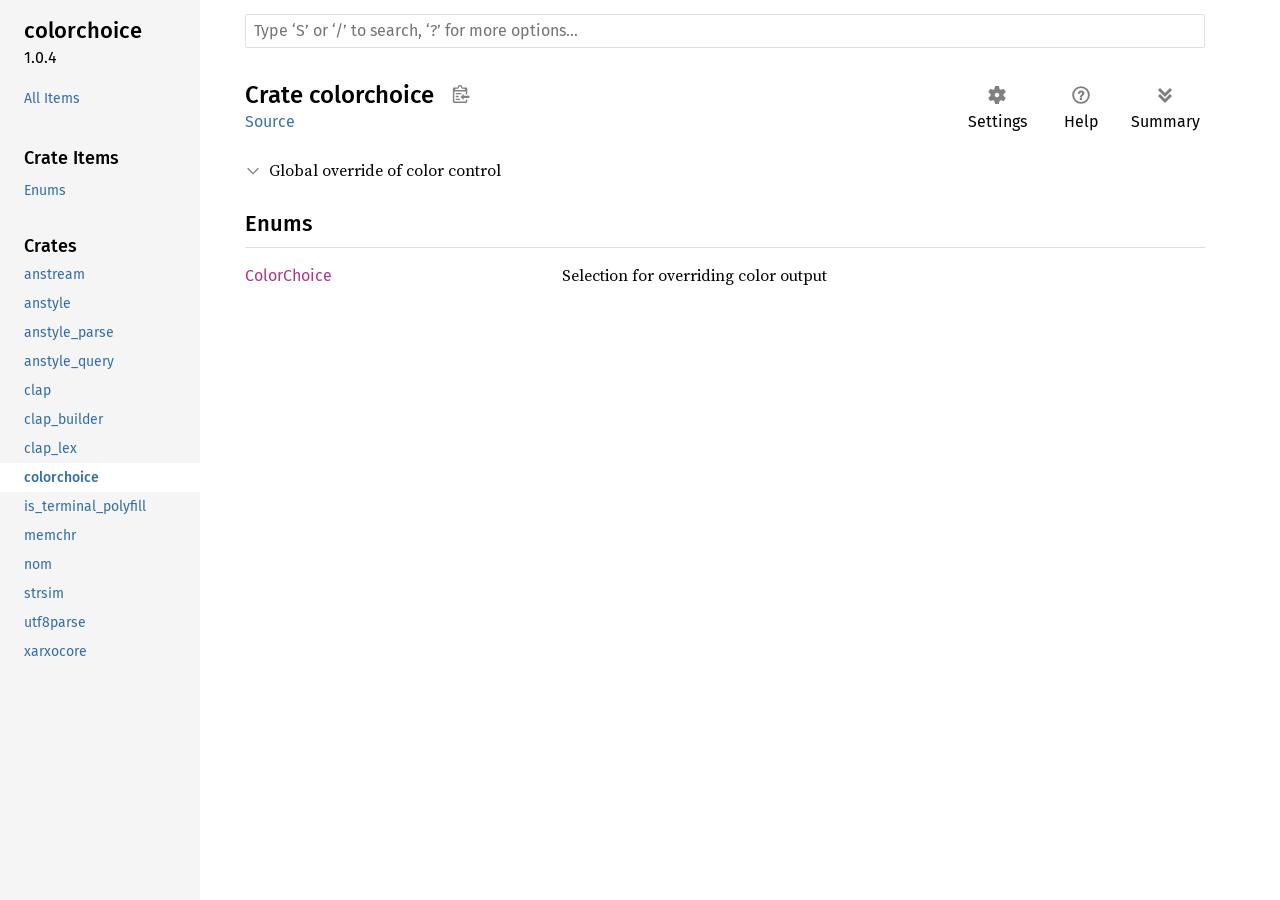
<file: colorchoice/index.html>
<!DOCTYPE html><html lang="en"><head><meta charset="utf-8"><meta name="viewport" content="width=device-width, initial-scale=1.0"><meta name="generator" content="rustdoc"><meta name="description" content="Global override of color control"><title>colorchoice - Rust</title><script>if(window.location.protocol!=="file:")document.head.insertAdjacentHTML("beforeend","SourceSerif4-Regular-6b053e98.ttf.woff2,FiraSans-Italic-81dc35de.woff2,FiraSans-Regular-0fe48ade.woff2,FiraSans-MediumItalic-ccf7e434.woff2,FiraSans-Medium-e1aa3f0a.woff2,SourceCodePro-Regular-8badfe75.ttf.woff2,SourceCodePro-Semibold-aa29a496.ttf.woff2".split(",").map(f=>`<link rel="preload" as="font" type="font/woff2" crossorigin href="../static.files/${f}">`).join(""))</script><link rel="stylesheet" href="../static.files/normalize-9960930a.css"><link rel="stylesheet" href="../static.files/rustdoc-1a91846b.css"><meta name="rustdoc-vars" data-root-path="../" data-static-root-path="../static.files/" data-current-crate="colorchoice" data-themes="" data-resource-suffix="" data-rustdoc-version="1.88.0 (6b00bc388 2025-06-23)" data-channel="1.88.0" data-search-js="search-f7877310.js" data-settings-js="settings-5514c975.js" ><script src="../static.files/storage-4e99c027.js"></script><script defer src="../crates.js"></script><script defer src="../static.files/main-7ef8a74a.js"></script><noscript><link rel="stylesheet" href="../static.files/noscript-893ab5e7.css"></noscript><link rel="alternate icon" type="image/png" href="../static.files/favicon-32x32-6580c154.png"><link rel="icon" type="image/svg+xml" href="../static.files/favicon-044be391.svg"></head><body class="rustdoc mod crate"><!--[if lte IE 11]><div class="warning">This old browser is unsupported and will most likely display funky things.</div><![endif]--><nav class="mobile-topbar"><button class="sidebar-menu-toggle" title="show sidebar"></button></nav><nav class="sidebar"><div class="sidebar-crate"><h2><a href="../colorchoice/index.html">colorchoice</a><span class="version">1.0.4</span></h2></div><div class="sidebar-elems"><ul class="block"><li><a id="all-types" href="all.html">All Items</a></li></ul><section id="rustdoc-toc"><h3><a href="#enums">Crate Items</a></h3><ul class="block"><li><a href="#enums" title="Enums">Enums</a></li></ul></section><div id="rustdoc-modnav"></div></div></nav><div class="sidebar-resizer"></div><main><div class="width-limiter"><rustdoc-search></rustdoc-search><section id="main-content" class="content"><div class="main-heading"><h1>Crate <span>colorchoice</span><button id="copy-path" title="Copy item path to clipboard">Copy item path</button></h1><rustdoc-toolbar></rustdoc-toolbar><span class="sub-heading"><a class="src" href="../src/colorchoice/lib.rs.html#1-120">Source</a> </span></div><details class="toggle top-doc" open><summary class="hideme"><span>Expand description</span></summary><div class="docblock"><p>Global override of color control</p>
</div></details><h2 id="enums" class="section-header">Enums<a href="#enums" class="anchor">§</a></h2><dl class="item-table"><dt><a class="enum" href="enum.ColorChoice.html" title="enum colorchoice::ColorChoice">Color<wbr>Choice</a></dt><dd>Selection for overriding color output</dd></dl></section></div></main></body></html>
</file>
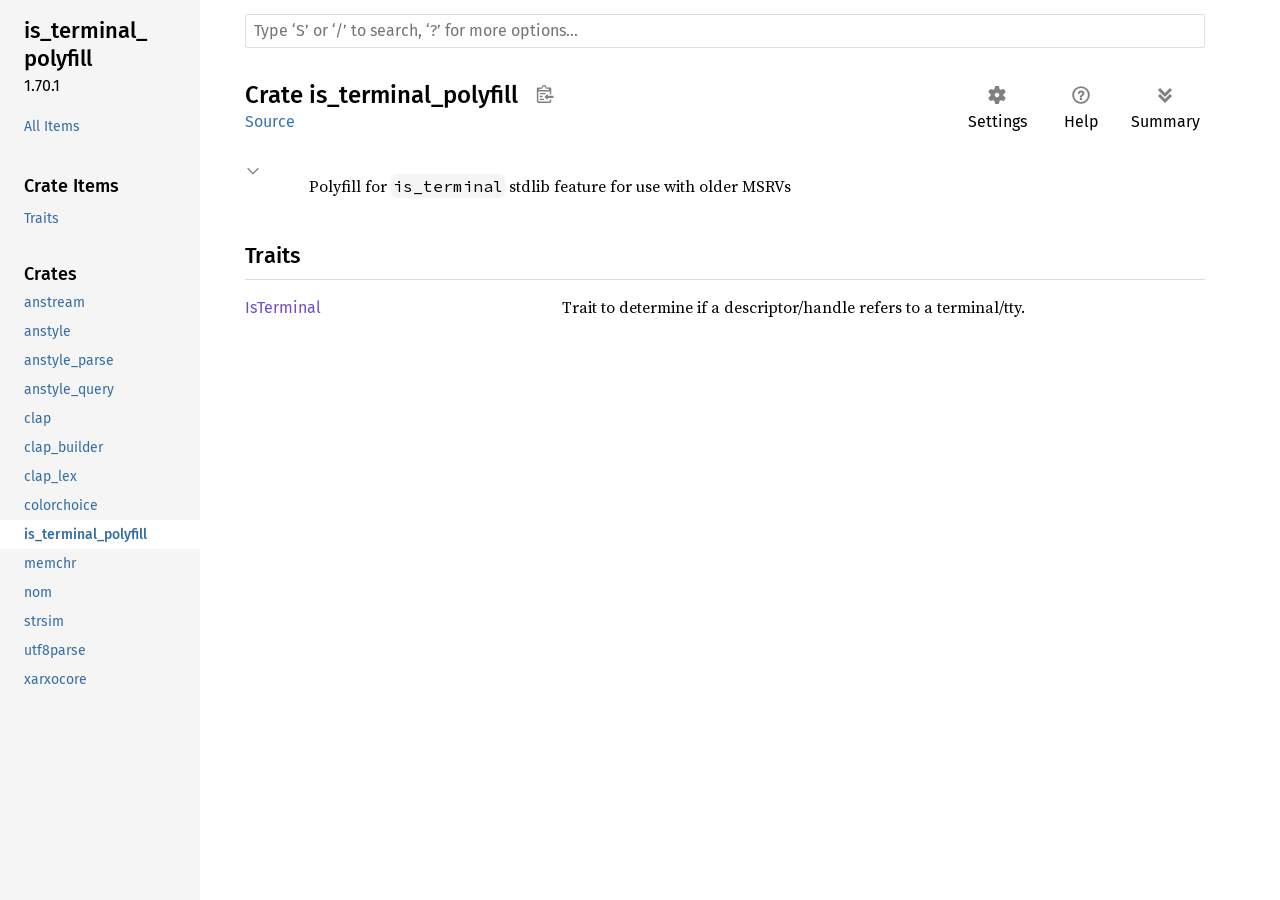
<file: is_terminal_polyfill/index.html>
<!DOCTYPE html><html lang="en"><head><meta charset="utf-8"><meta name="viewport" content="width=device-width, initial-scale=1.0"><meta name="generator" content="rustdoc"><meta name="description" content="Polyfill for `is_terminal` stdlib feature for use with older MSRVs"><title>is_terminal_polyfill - Rust</title><script>if(window.location.protocol!=="file:")document.head.insertAdjacentHTML("beforeend","SourceSerif4-Regular-6b053e98.ttf.woff2,FiraSans-Italic-81dc35de.woff2,FiraSans-Regular-0fe48ade.woff2,FiraSans-MediumItalic-ccf7e434.woff2,FiraSans-Medium-e1aa3f0a.woff2,SourceCodePro-Regular-8badfe75.ttf.woff2,SourceCodePro-Semibold-aa29a496.ttf.woff2".split(",").map(f=>`<link rel="preload" as="font" type="font/woff2" crossorigin href="../static.files/${f}">`).join(""))</script><link rel="stylesheet" href="../static.files/normalize-9960930a.css"><link rel="stylesheet" href="../static.files/rustdoc-1a91846b.css"><meta name="rustdoc-vars" data-root-path="../" data-static-root-path="../static.files/" data-current-crate="is_terminal_polyfill" data-themes="" data-resource-suffix="" data-rustdoc-version="1.88.0 (6b00bc388 2025-06-23)" data-channel="1.88.0" data-search-js="search-f7877310.js" data-settings-js="settings-5514c975.js" ><script src="../static.files/storage-4e99c027.js"></script><script defer src="../crates.js"></script><script defer src="../static.files/main-7ef8a74a.js"></script><noscript><link rel="stylesheet" href="../static.files/noscript-893ab5e7.css"></noscript><link rel="alternate icon" type="image/png" href="../static.files/favicon-32x32-6580c154.png"><link rel="icon" type="image/svg+xml" href="../static.files/favicon-044be391.svg"></head><body class="rustdoc mod crate"><!--[if lte IE 11]><div class="warning">This old browser is unsupported and will most likely display funky things.</div><![endif]--><nav class="mobile-topbar"><button class="sidebar-menu-toggle" title="show sidebar"></button></nav><nav class="sidebar"><div class="sidebar-crate"><h2><a href="../is_terminal_polyfill/index.html">is_<wbr>terminal_<wbr>polyfill</a><span class="version">1.70.1</span></h2></div><div class="sidebar-elems"><ul class="block"><li><a id="all-types" href="all.html">All Items</a></li></ul><section id="rustdoc-toc"><h3><a href="#traits">Crate Items</a></h3><ul class="block"><li><a href="#traits" title="Traits">Traits</a></li></ul></section><div id="rustdoc-modnav"></div></div></nav><div class="sidebar-resizer"></div><main><div class="width-limiter"><rustdoc-search></rustdoc-search><section id="main-content" class="content"><div class="main-heading"><h1>Crate <span>is_terminal_polyfill</span><button id="copy-path" title="Copy item path to clipboard">Copy item path</button></h1><rustdoc-toolbar></rustdoc-toolbar><span class="sub-heading"><a class="src" href="../src/is_terminal_polyfill/lib.rs.html#1-51">Source</a> </span></div><details class="toggle top-doc" open><summary class="hideme"><span>Expand description</span></summary><div class="docblock"><blockquote>
<p>Polyfill for <code>is_terminal</code> stdlib feature for use with older MSRVs</p>
</blockquote>
</div></details><h2 id="traits" class="section-header">Traits<a href="#traits" class="anchor">§</a></h2><dl class="item-table"><dt><a class="trait" href="trait.IsTerminal.html" title="trait is_terminal_polyfill::IsTerminal">IsTerminal</a></dt><dd>Trait to determine if a descriptor/handle refers to a terminal/tty.</dd></dl></section></div></main></body></html>
</file>
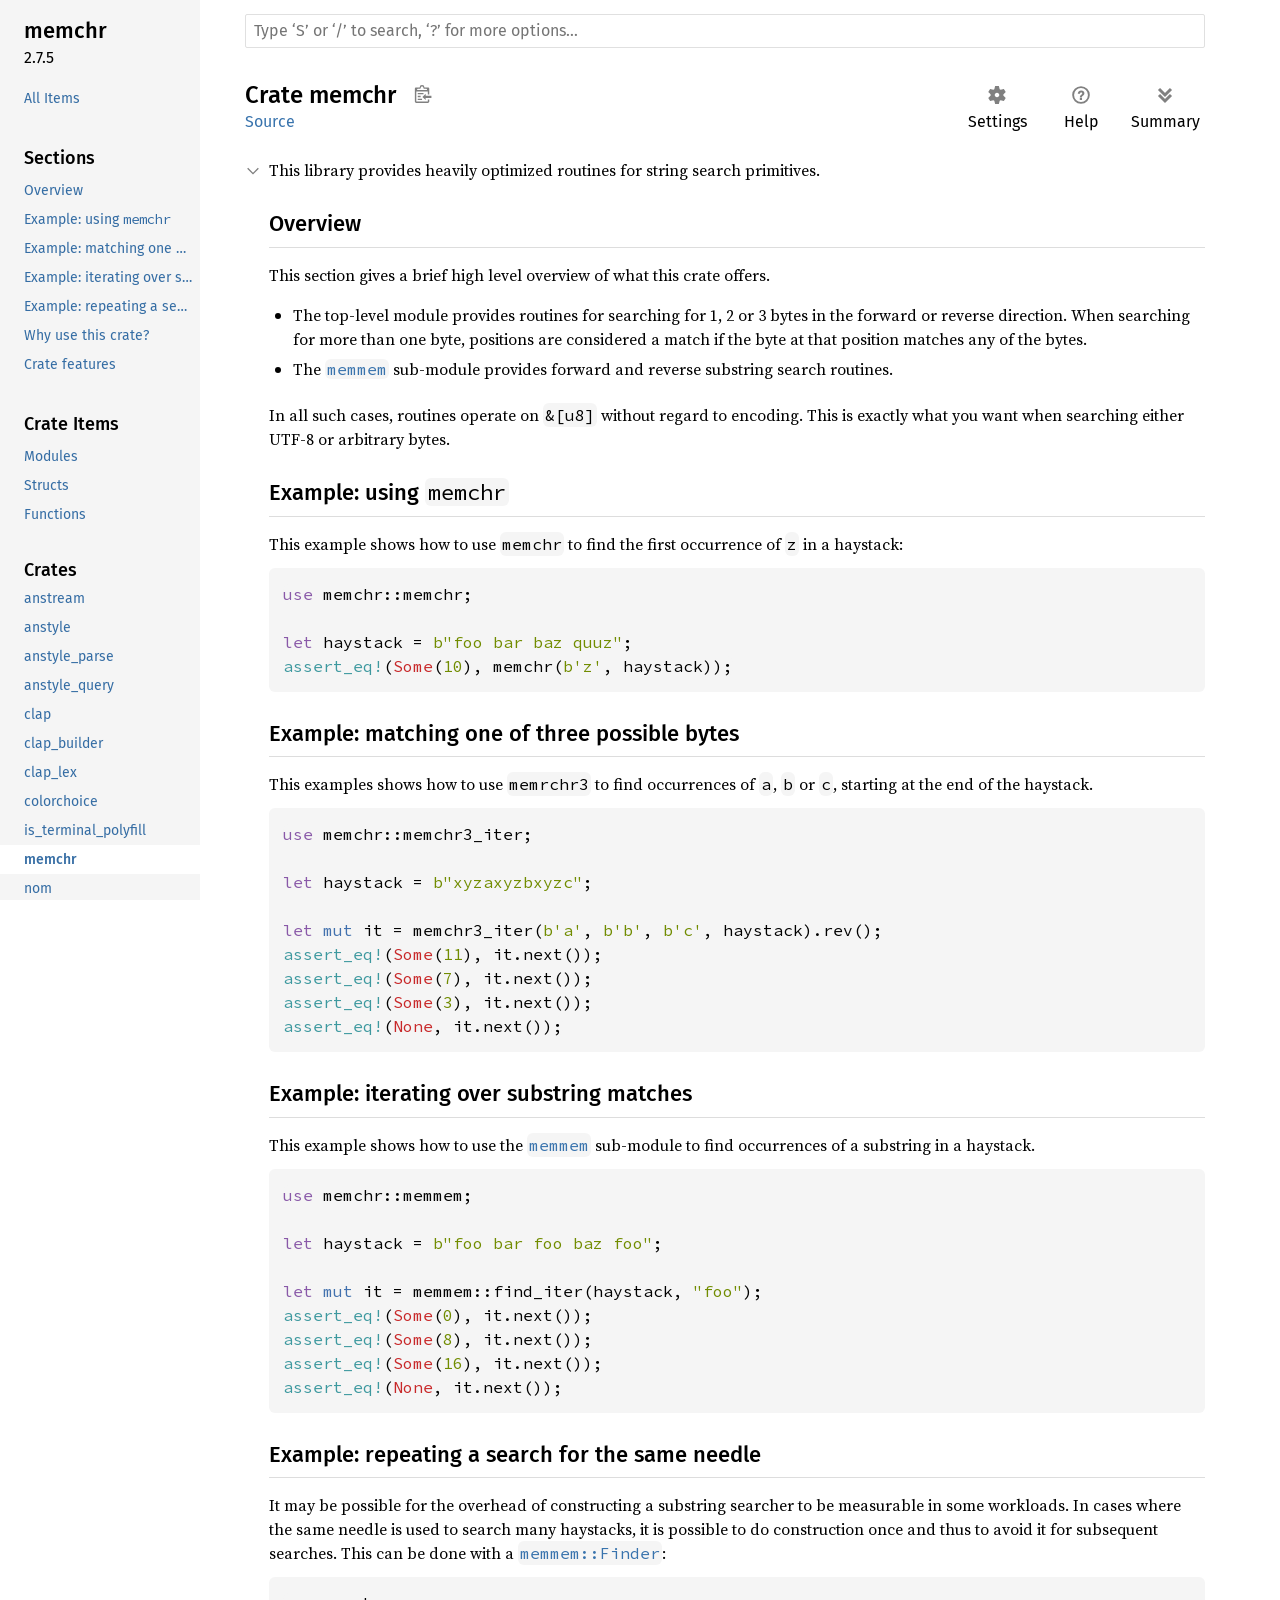
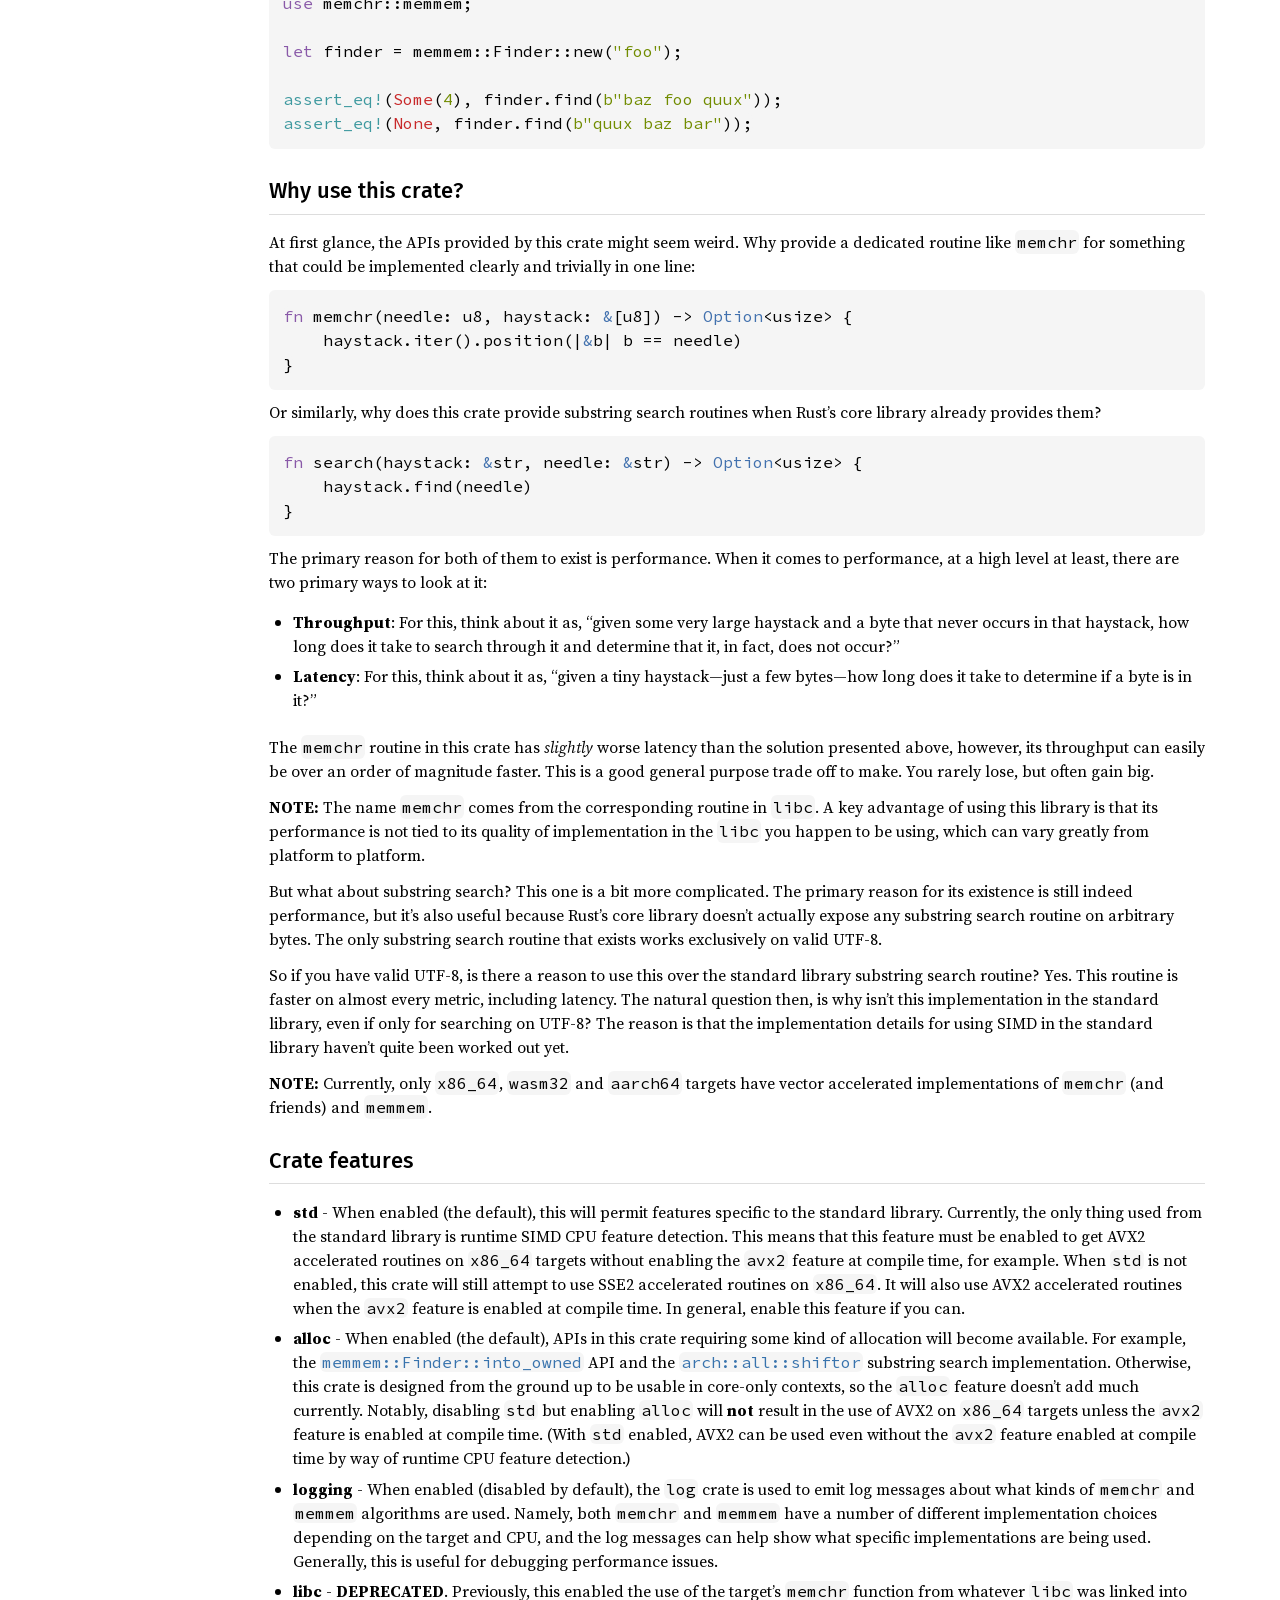
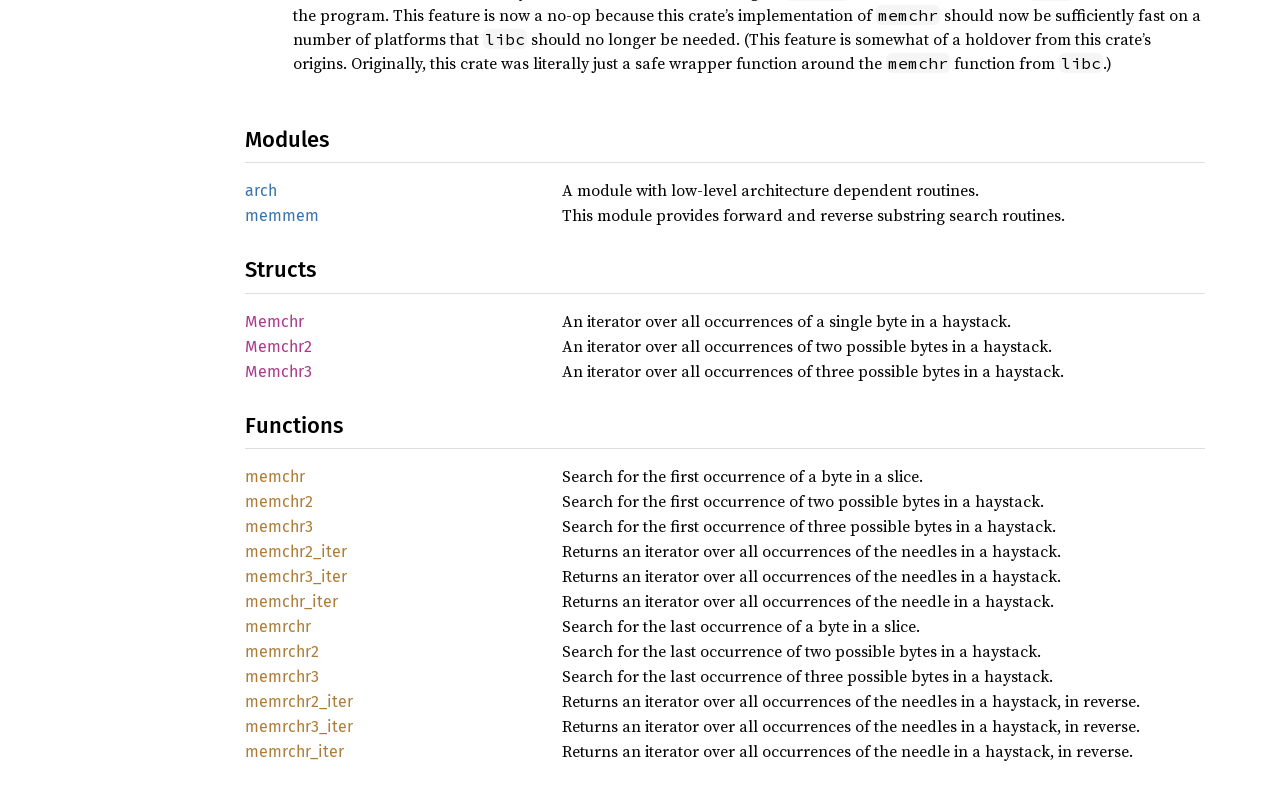
<file: memchr/index.html>
<!DOCTYPE html><html lang="en"><head><meta charset="utf-8"><meta name="viewport" content="width=device-width, initial-scale=1.0"><meta name="generator" content="rustdoc"><meta name="description" content="This library provides heavily optimized routines for string search primitives."><title>memchr - Rust</title><script>if(window.location.protocol!=="file:")document.head.insertAdjacentHTML("beforeend","SourceSerif4-Regular-6b053e98.ttf.woff2,FiraSans-Italic-81dc35de.woff2,FiraSans-Regular-0fe48ade.woff2,FiraSans-MediumItalic-ccf7e434.woff2,FiraSans-Medium-e1aa3f0a.woff2,SourceCodePro-Regular-8badfe75.ttf.woff2,SourceCodePro-Semibold-aa29a496.ttf.woff2".split(",").map(f=>`<link rel="preload" as="font" type="font/woff2" crossorigin href="../static.files/${f}">`).join(""))</script><link rel="stylesheet" href="../static.files/normalize-9960930a.css"><link rel="stylesheet" href="../static.files/rustdoc-1a91846b.css"><meta name="rustdoc-vars" data-root-path="../" data-static-root-path="../static.files/" data-current-crate="memchr" data-themes="" data-resource-suffix="" data-rustdoc-version="1.88.0 (6b00bc388 2025-06-23)" data-channel="1.88.0" data-search-js="search-f7877310.js" data-settings-js="settings-5514c975.js" ><script src="../static.files/storage-4e99c027.js"></script><script defer src="../crates.js"></script><script defer src="../static.files/main-7ef8a74a.js"></script><noscript><link rel="stylesheet" href="../static.files/noscript-893ab5e7.css"></noscript><link rel="alternate icon" type="image/png" href="../static.files/favicon-32x32-6580c154.png"><link rel="icon" type="image/svg+xml" href="../static.files/favicon-044be391.svg"></head><body class="rustdoc mod crate"><!--[if lte IE 11]><div class="warning">This old browser is unsupported and will most likely display funky things.</div><![endif]--><nav class="mobile-topbar"><button class="sidebar-menu-toggle" title="show sidebar"></button></nav><nav class="sidebar"><div class="sidebar-crate"><h2><a href="../memchr/index.html">memchr</a><span class="version">2.7.5</span></h2></div><div class="sidebar-elems"><ul class="block"><li><a id="all-types" href="all.html">All Items</a></li></ul><section id="rustdoc-toc"><h3><a href="#">Sections</a></h3><ul class="block top-toc"><li><a href="#overview" title="Overview">Overview</a></li><li><a href="#example-using-memchr" title="Example: using `memchr`">Example: using <code>memchr</code></a></li><li><a href="#example-matching-one-of-three-possible-bytes" title="Example: matching one of three possible bytes">Example: matching one of three possible bytes</a></li><li><a href="#example-iterating-over-substring-matches" title="Example: iterating over substring matches">Example: iterating over substring matches</a></li><li><a href="#example-repeating-a-search-for-the-same-needle" title="Example: repeating a search for the same needle">Example: repeating a search for the same needle</a></li><li><a href="#why-use-this-crate" title="Why use this crate?">Why use this crate?</a></li><li><a href="#crate-features" title="Crate features">Crate features</a></li></ul><h3><a href="#modules">Crate Items</a></h3><ul class="block"><li><a href="#modules" title="Modules">Modules</a></li><li><a href="#structs" title="Structs">Structs</a></li><li><a href="#functions" title="Functions">Functions</a></li></ul></section><div id="rustdoc-modnav"></div></div></nav><div class="sidebar-resizer"></div><main><div class="width-limiter"><rustdoc-search></rustdoc-search><section id="main-content" class="content"><div class="main-heading"><h1>Crate <span>memchr</span><button id="copy-path" title="Copy item path to clipboard">Copy item path</button></h1><rustdoc-toolbar></rustdoc-toolbar><span class="sub-heading"><a class="src" href="../src/memchr/lib.rs.html#1-221">Source</a> </span></div><details class="toggle top-doc" open><summary class="hideme"><span>Expand description</span></summary><div class="docblock"><p>This library provides heavily optimized routines for string search primitives.</p>
<h2 id="overview"><a class="doc-anchor" href="#overview">§</a>Overview</h2>
<p>This section gives a brief high level overview of what this crate offers.</p>
<ul>
<li>The top-level module provides routines for searching for 1, 2 or 3 bytes
in the forward or reverse direction. When searching for more than one byte,
positions are considered a match if the byte at that position matches any
of the bytes.</li>
<li>The <a href="memmem/index.html" title="mod memchr::memmem"><code>memmem</code></a> sub-module provides forward and reverse substring search
routines.</li>
</ul>
<p>In all such cases, routines operate on <code>&amp;[u8]</code> without regard to encoding. This
is exactly what you want when searching either UTF-8 or arbitrary bytes.</p>
<h2 id="example-using-memchr"><a class="doc-anchor" href="#example-using-memchr">§</a>Example: using <code>memchr</code></h2>
<p>This example shows how to use <code>memchr</code> to find the first occurrence of <code>z</code> in
a haystack:</p>

<div class="example-wrap"><pre class="rust rust-example-rendered"><code><span class="kw">use </span>memchr::memchr;

<span class="kw">let </span>haystack = <span class="string">b"foo bar baz quuz"</span>;
<span class="macro">assert_eq!</span>(<span class="prelude-val">Some</span>(<span class="number">10</span>), memchr(<span class="string">b'z'</span>, haystack));</code></pre></div>
<h2 id="example-matching-one-of-three-possible-bytes"><a class="doc-anchor" href="#example-matching-one-of-three-possible-bytes">§</a>Example: matching one of three possible bytes</h2>
<p>This examples shows how to use <code>memrchr3</code> to find occurrences of <code>a</code>, <code>b</code> or
<code>c</code>, starting at the end of the haystack.</p>

<div class="example-wrap"><pre class="rust rust-example-rendered"><code><span class="kw">use </span>memchr::memchr3_iter;

<span class="kw">let </span>haystack = <span class="string">b"xyzaxyzbxyzc"</span>;

<span class="kw">let </span><span class="kw-2">mut </span>it = memchr3_iter(<span class="string">b'a'</span>, <span class="string">b'b'</span>, <span class="string">b'c'</span>, haystack).rev();
<span class="macro">assert_eq!</span>(<span class="prelude-val">Some</span>(<span class="number">11</span>), it.next());
<span class="macro">assert_eq!</span>(<span class="prelude-val">Some</span>(<span class="number">7</span>), it.next());
<span class="macro">assert_eq!</span>(<span class="prelude-val">Some</span>(<span class="number">3</span>), it.next());
<span class="macro">assert_eq!</span>(<span class="prelude-val">None</span>, it.next());</code></pre></div>
<h2 id="example-iterating-over-substring-matches"><a class="doc-anchor" href="#example-iterating-over-substring-matches">§</a>Example: iterating over substring matches</h2>
<p>This example shows how to use the <a href="memmem/index.html" title="mod memchr::memmem"><code>memmem</code></a> sub-module to find occurrences of
a substring in a haystack.</p>

<div class="example-wrap"><pre class="rust rust-example-rendered"><code><span class="kw">use </span>memchr::memmem;

<span class="kw">let </span>haystack = <span class="string">b"foo bar foo baz foo"</span>;

<span class="kw">let </span><span class="kw-2">mut </span>it = memmem::find_iter(haystack, <span class="string">"foo"</span>);
<span class="macro">assert_eq!</span>(<span class="prelude-val">Some</span>(<span class="number">0</span>), it.next());
<span class="macro">assert_eq!</span>(<span class="prelude-val">Some</span>(<span class="number">8</span>), it.next());
<span class="macro">assert_eq!</span>(<span class="prelude-val">Some</span>(<span class="number">16</span>), it.next());
<span class="macro">assert_eq!</span>(<span class="prelude-val">None</span>, it.next());</code></pre></div>
<h2 id="example-repeating-a-search-for-the-same-needle"><a class="doc-anchor" href="#example-repeating-a-search-for-the-same-needle">§</a>Example: repeating a search for the same needle</h2>
<p>It may be possible for the overhead of constructing a substring searcher to be
measurable in some workloads. In cases where the same needle is used to search
many haystacks, it is possible to do construction once and thus to avoid it for
subsequent searches. This can be done with a <a href="memmem/struct.Finder.html" title="struct memchr::memmem::Finder"><code>memmem::Finder</code></a>:</p>

<div class="example-wrap"><pre class="rust rust-example-rendered"><code><span class="kw">use </span>memchr::memmem;

<span class="kw">let </span>finder = memmem::Finder::new(<span class="string">"foo"</span>);

<span class="macro">assert_eq!</span>(<span class="prelude-val">Some</span>(<span class="number">4</span>), finder.find(<span class="string">b"baz foo quux"</span>));
<span class="macro">assert_eq!</span>(<span class="prelude-val">None</span>, finder.find(<span class="string">b"quux baz bar"</span>));</code></pre></div>
<h2 id="why-use-this-crate"><a class="doc-anchor" href="#why-use-this-crate">§</a>Why use this crate?</h2>
<p>At first glance, the APIs provided by this crate might seem weird. Why provide
a dedicated routine like <code>memchr</code> for something that could be implemented
clearly and trivially in one line:</p>

<div class="example-wrap"><pre class="rust rust-example-rendered"><code><span class="kw">fn </span>memchr(needle: u8, haystack: <span class="kw-2">&amp;</span>[u8]) -&gt; <span class="prelude-ty">Option</span>&lt;usize&gt; {
    haystack.iter().position(|<span class="kw-2">&amp;</span>b| b == needle)
}</code></pre></div>
<p>Or similarly, why does this crate provide substring search routines when Rust’s
core library already provides them?</p>

<div class="example-wrap"><pre class="rust rust-example-rendered"><code><span class="kw">fn </span>search(haystack: <span class="kw-2">&amp;</span>str, needle: <span class="kw-2">&amp;</span>str) -&gt; <span class="prelude-ty">Option</span>&lt;usize&gt; {
    haystack.find(needle)
}</code></pre></div>
<p>The primary reason for both of them to exist is performance. When it comes to
performance, at a high level at least, there are two primary ways to look at
it:</p>
<ul>
<li><strong>Throughput</strong>: For this, think about it as, “given some very large haystack
and a byte that never occurs in that haystack, how long does it take to
search through it and determine that it, in fact, does not occur?”</li>
<li><strong>Latency</strong>: For this, think about it as, “given a tiny haystack—just a
few bytes—how long does it take to determine if a byte is in it?”</li>
</ul>
<p>The <code>memchr</code> routine in this crate has <em>slightly</em> worse latency than the
solution presented above, however, its throughput can easily be over an
order of magnitude faster. This is a good general purpose trade off to make.
You rarely lose, but often gain big.</p>
<p><strong>NOTE:</strong> The name <code>memchr</code> comes from the corresponding routine in <code>libc</code>. A
key advantage of using this library is that its performance is not tied to its
quality of implementation in the <code>libc</code> you happen to be using, which can vary
greatly from platform to platform.</p>
<p>But what about substring search? This one is a bit more complicated. The
primary reason for its existence is still indeed performance, but it’s also
useful because Rust’s core library doesn’t actually expose any substring
search routine on arbitrary bytes. The only substring search routine that
exists works exclusively on valid UTF-8.</p>
<p>So if you have valid UTF-8, is there a reason to use this over the standard
library substring search routine? Yes. This routine is faster on almost every
metric, including latency. The natural question then, is why isn’t this
implementation in the standard library, even if only for searching on UTF-8?
The reason is that the implementation details for using SIMD in the standard
library haven’t quite been worked out yet.</p>
<p><strong>NOTE:</strong> Currently, only <code>x86_64</code>, <code>wasm32</code> and <code>aarch64</code> targets have vector
accelerated implementations of <code>memchr</code> (and friends) and <code>memmem</code>.</p>
<h2 id="crate-features"><a class="doc-anchor" href="#crate-features">§</a>Crate features</h2>
<ul>
<li><strong>std</strong> - When enabled (the default), this will permit features specific to
the standard library. Currently, the only thing used from the standard library
is runtime SIMD CPU feature detection. This means that this feature must be
enabled to get AVX2 accelerated routines on <code>x86_64</code> targets without enabling
the <code>avx2</code> feature at compile time, for example. When <code>std</code> is not enabled,
this crate will still attempt to use SSE2 accelerated routines on <code>x86_64</code>. It
will also use AVX2 accelerated routines when the <code>avx2</code> feature is enabled at
compile time. In general, enable this feature if you can.</li>
<li><strong>alloc</strong> - When enabled (the default), APIs in this crate requiring some
kind of allocation will become available. For example, the
<a href="memmem/struct.Finder.html#method.into_owned" title="method memchr::memmem::Finder::into_owned"><code>memmem::Finder::into_owned</code></a> API and the
<a href="arch/all/shiftor/index.html" title="mod memchr::arch::all::shiftor"><code>arch::all::shiftor</code></a> substring search
implementation. Otherwise, this crate is designed from the ground up to be
usable in core-only contexts, so the <code>alloc</code> feature doesn’t add much
currently. Notably, disabling <code>std</code> but enabling <code>alloc</code> will <strong>not</strong> result
in the use of AVX2 on <code>x86_64</code> targets unless the <code>avx2</code> feature is enabled
at compile time. (With <code>std</code> enabled, AVX2 can be used even without the <code>avx2</code>
feature enabled at compile time by way of runtime CPU feature detection.)</li>
<li><strong>logging</strong> - When enabled (disabled by default), the <code>log</code> crate is used
to emit log messages about what kinds of <code>memchr</code> and <code>memmem</code> algorithms
are used. Namely, both <code>memchr</code> and <code>memmem</code> have a number of different
implementation choices depending on the target and CPU, and the log messages
can help show what specific implementations are being used. Generally, this is
useful for debugging performance issues.</li>
<li><strong>libc</strong> - <strong>DEPRECATED</strong>. Previously, this enabled the use of the target’s
<code>memchr</code> function from whatever <code>libc</code> was linked into the program. This
feature is now a no-op because this crate’s implementation of <code>memchr</code> should
now be sufficiently fast on a number of platforms that <code>libc</code> should no longer
be needed. (This feature is somewhat of a holdover from this crate’s origins.
Originally, this crate was literally just a safe wrapper function around the
<code>memchr</code> function from <code>libc</code>.)</li>
</ul>
</div></details><h2 id="modules" class="section-header">Modules<a href="#modules" class="anchor">§</a></h2><dl class="item-table"><dt><a class="mod" href="arch/index.html" title="mod memchr::arch">arch</a></dt><dd>A module with low-level architecture dependent routines.</dd><dt><a class="mod" href="memmem/index.html" title="mod memchr::memmem">memmem</a></dt><dd>This module provides forward and reverse substring search routines.</dd></dl><h2 id="structs" class="section-header">Structs<a href="#structs" class="anchor">§</a></h2><dl class="item-table"><dt><a class="struct" href="struct.Memchr.html" title="struct memchr::Memchr">Memchr</a></dt><dd>An iterator over all occurrences of a single byte in a haystack.</dd><dt><a class="struct" href="struct.Memchr2.html" title="struct memchr::Memchr2">Memchr2</a></dt><dd>An iterator over all occurrences of two possible bytes in a haystack.</dd><dt><a class="struct" href="struct.Memchr3.html" title="struct memchr::Memchr3">Memchr3</a></dt><dd>An iterator over all occurrences of three possible bytes in a haystack.</dd></dl><h2 id="functions" class="section-header">Functions<a href="#functions" class="anchor">§</a></h2><dl class="item-table"><dt><a class="fn" href="fn.memchr.html" title="fn memchr::memchr">memchr</a></dt><dd>Search for the first occurrence of a byte in a slice.</dd><dt><a class="fn" href="fn.memchr2.html" title="fn memchr::memchr2">memchr2</a></dt><dd>Search for the first occurrence of two possible bytes in a haystack.</dd><dt><a class="fn" href="fn.memchr3.html" title="fn memchr::memchr3">memchr3</a></dt><dd>Search for the first occurrence of three possible bytes in a haystack.</dd><dt><a class="fn" href="fn.memchr2_iter.html" title="fn memchr::memchr2_iter">memchr2_<wbr>iter</a></dt><dd>Returns an iterator over all occurrences of the needles in a haystack.</dd><dt><a class="fn" href="fn.memchr3_iter.html" title="fn memchr::memchr3_iter">memchr3_<wbr>iter</a></dt><dd>Returns an iterator over all occurrences of the needles in a haystack.</dd><dt><a class="fn" href="fn.memchr_iter.html" title="fn memchr::memchr_iter">memchr_<wbr>iter</a></dt><dd>Returns an iterator over all occurrences of the needle in a haystack.</dd><dt><a class="fn" href="fn.memrchr.html" title="fn memchr::memrchr">memrchr</a></dt><dd>Search for the last occurrence of a byte in a slice.</dd><dt><a class="fn" href="fn.memrchr2.html" title="fn memchr::memrchr2">memrchr2</a></dt><dd>Search for the last occurrence of two possible bytes in a haystack.</dd><dt><a class="fn" href="fn.memrchr3.html" title="fn memchr::memrchr3">memrchr3</a></dt><dd>Search for the last occurrence of three possible bytes in a haystack.</dd><dt><a class="fn" href="fn.memrchr2_iter.html" title="fn memchr::memrchr2_iter">memrchr2_<wbr>iter</a></dt><dd>Returns an iterator over all occurrences of the needles in a haystack, in
reverse.</dd><dt><a class="fn" href="fn.memrchr3_iter.html" title="fn memchr::memrchr3_iter">memrchr3_<wbr>iter</a></dt><dd>Returns an iterator over all occurrences of the needles in a haystack, in
reverse.</dd><dt><a class="fn" href="fn.memrchr_iter.html" title="fn memchr::memrchr_iter">memrchr_<wbr>iter</a></dt><dd>Returns an iterator over all occurrences of the needle in a haystack, in
reverse.</dd></dl></section></div></main></body></html>
</file>
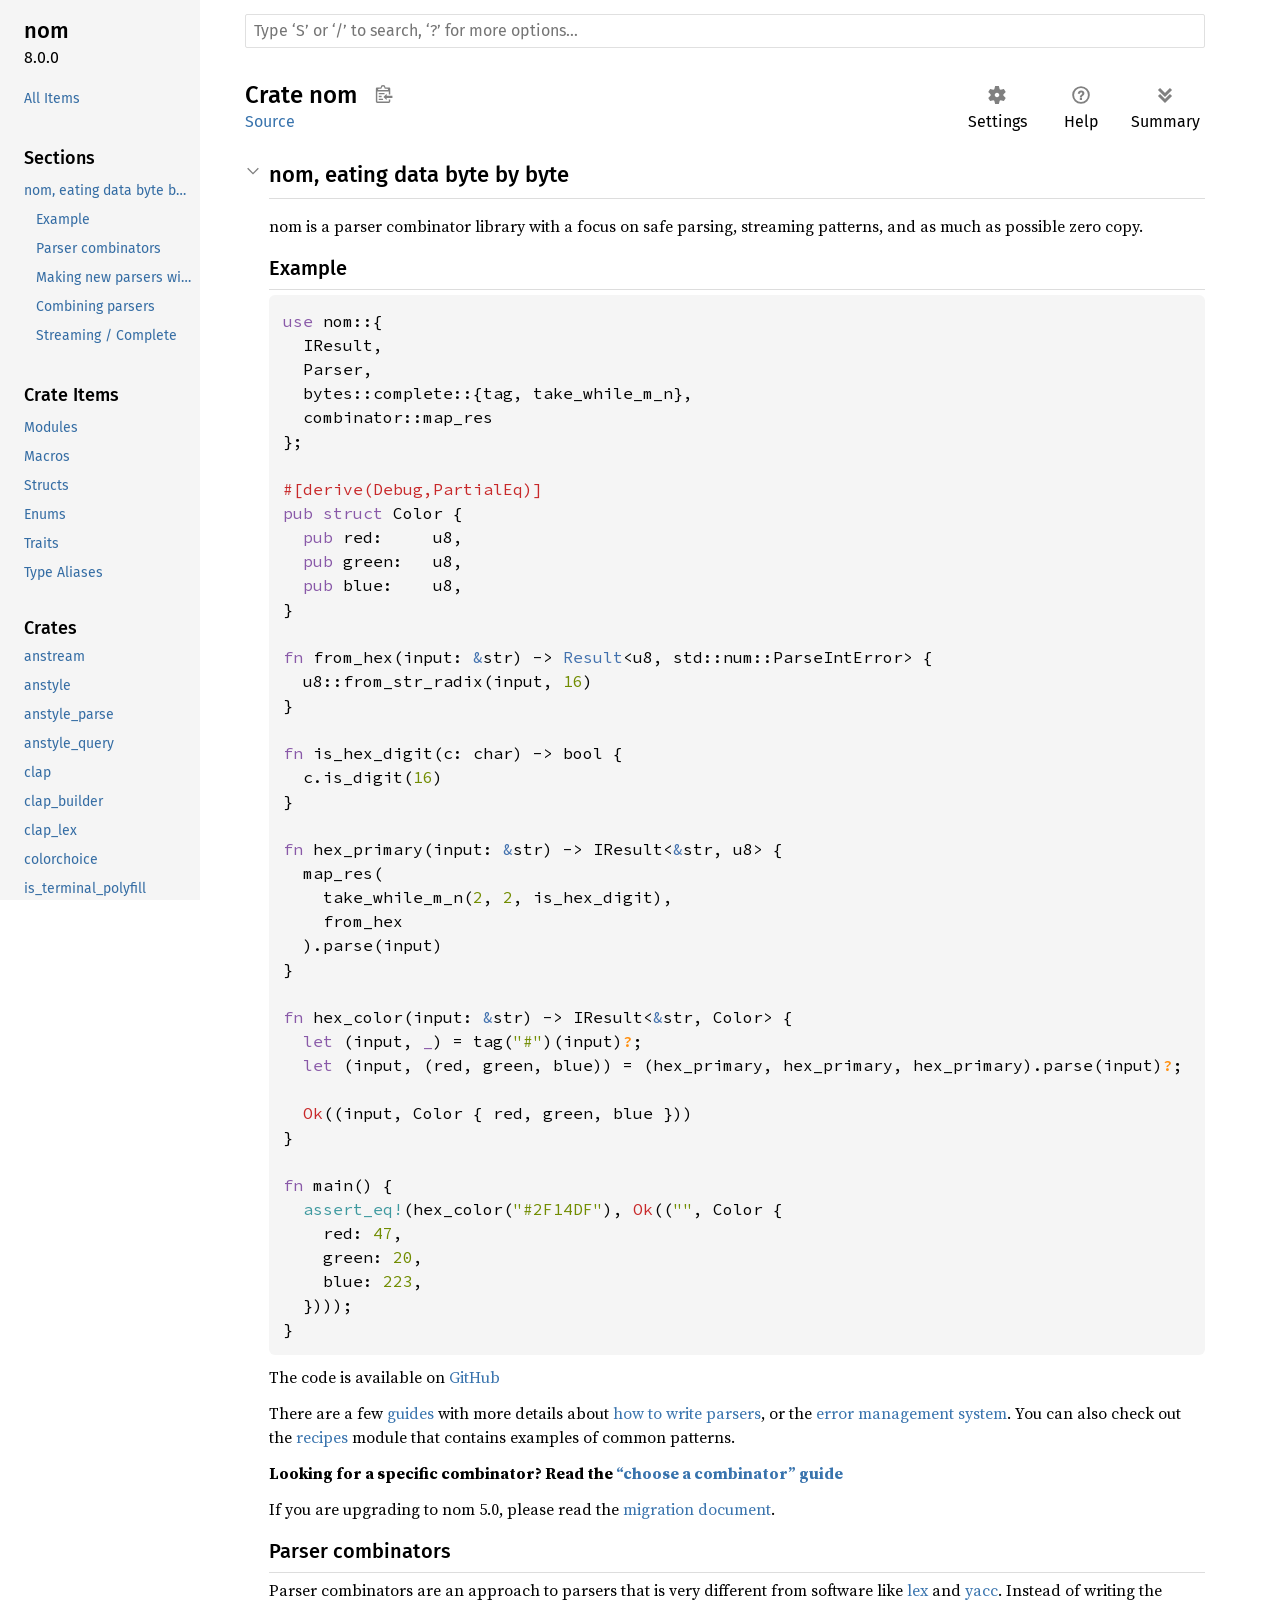
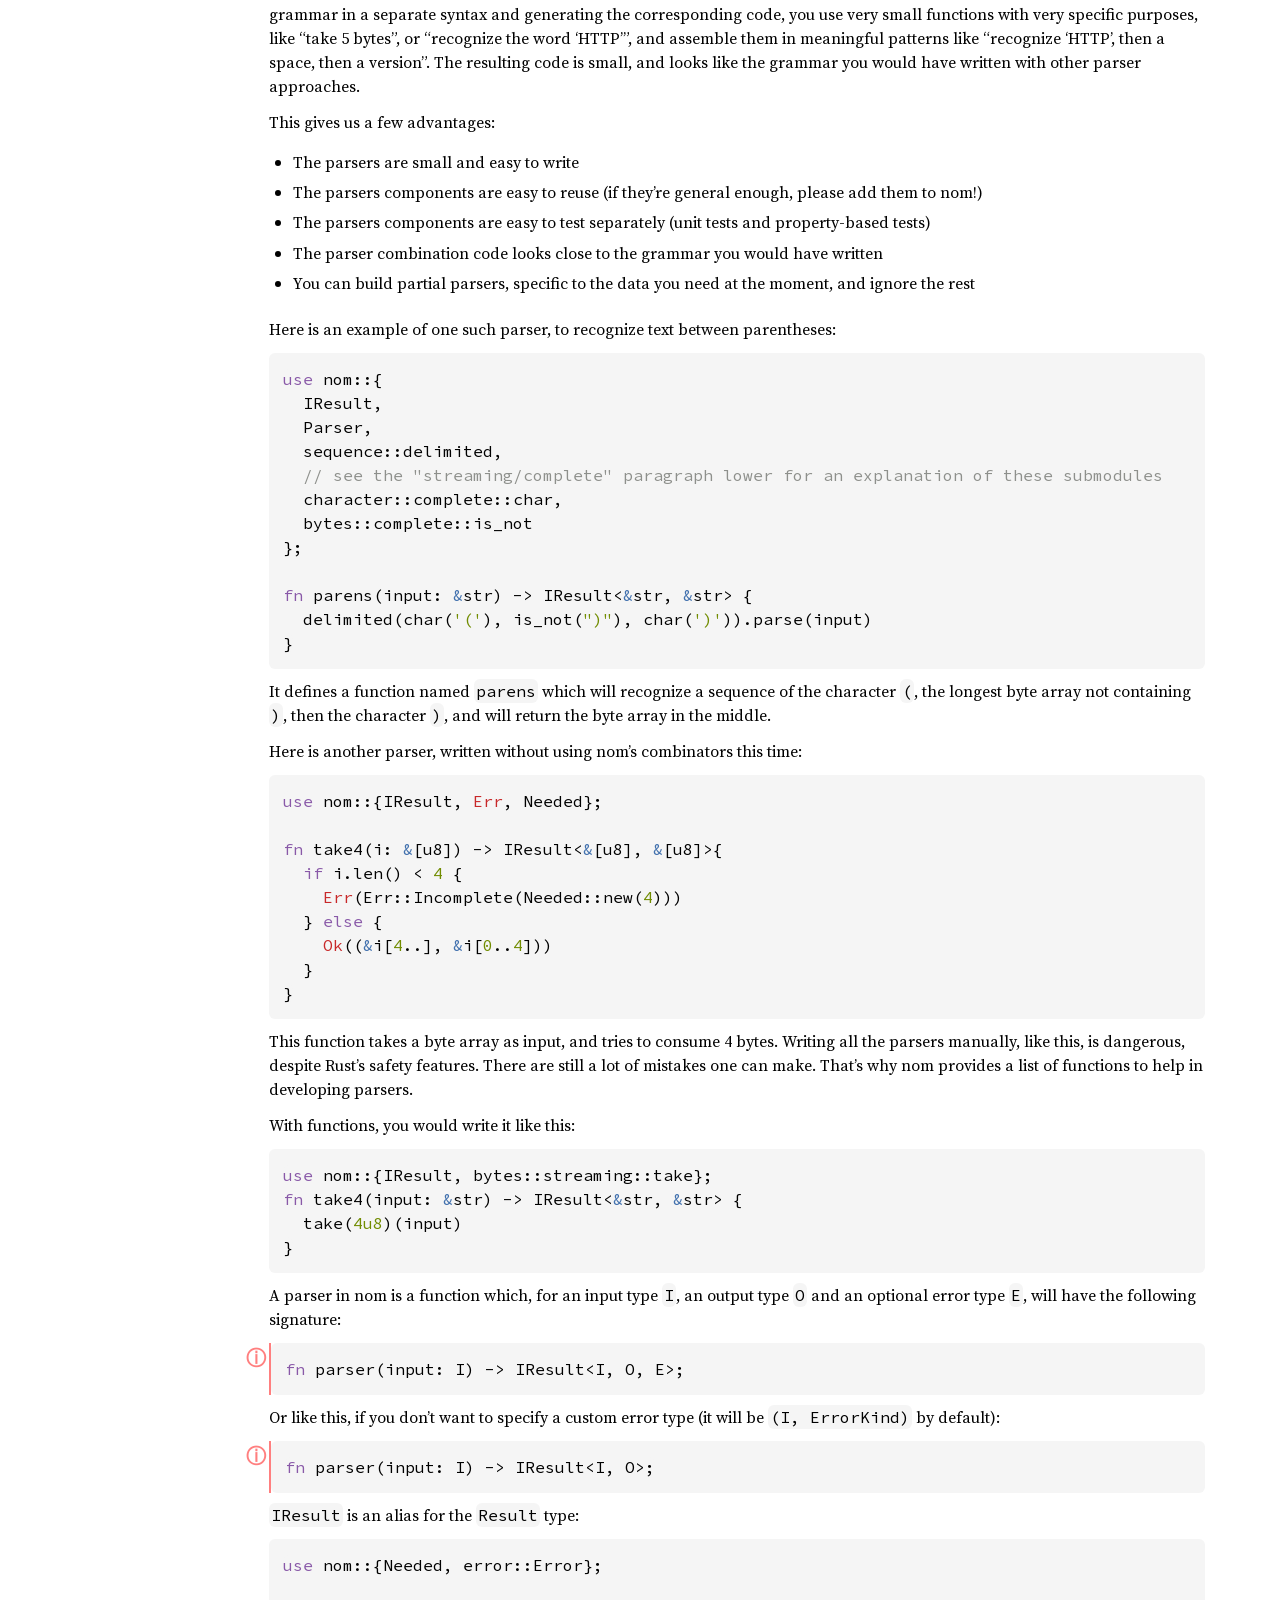
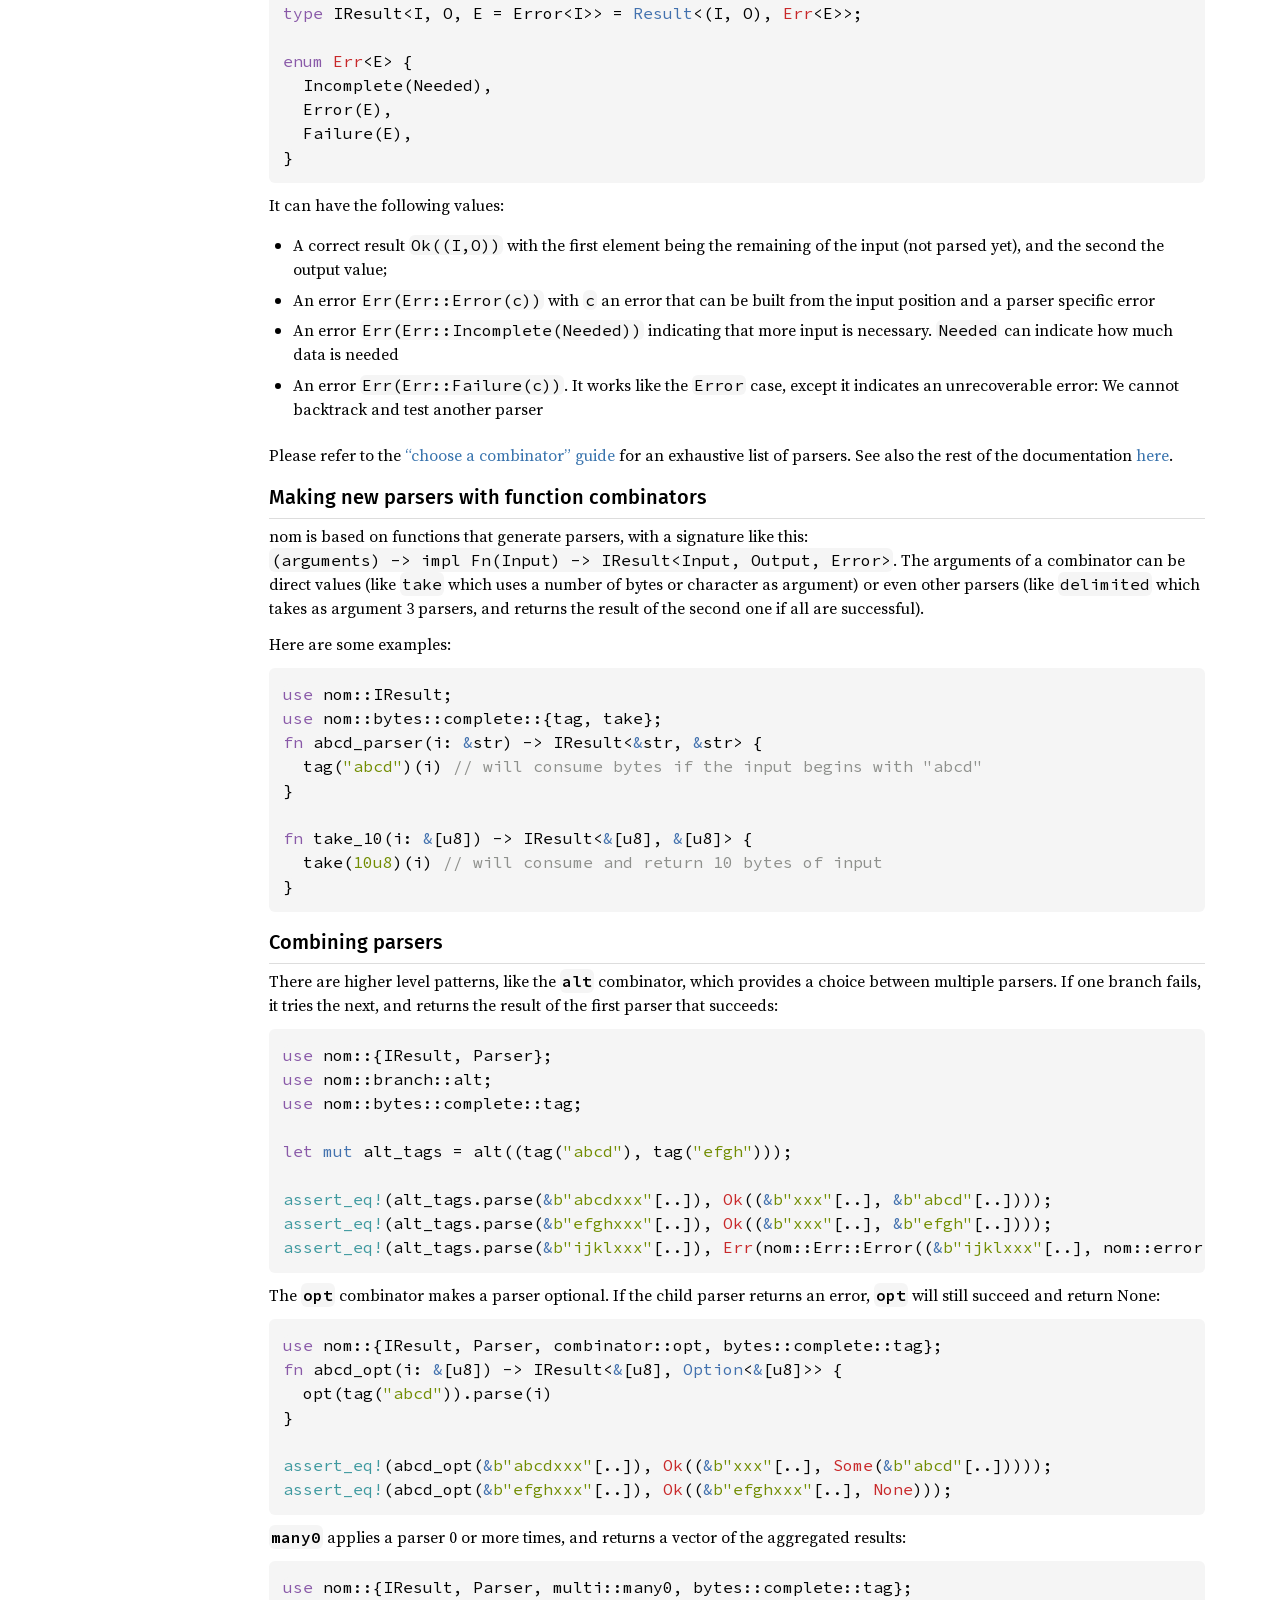
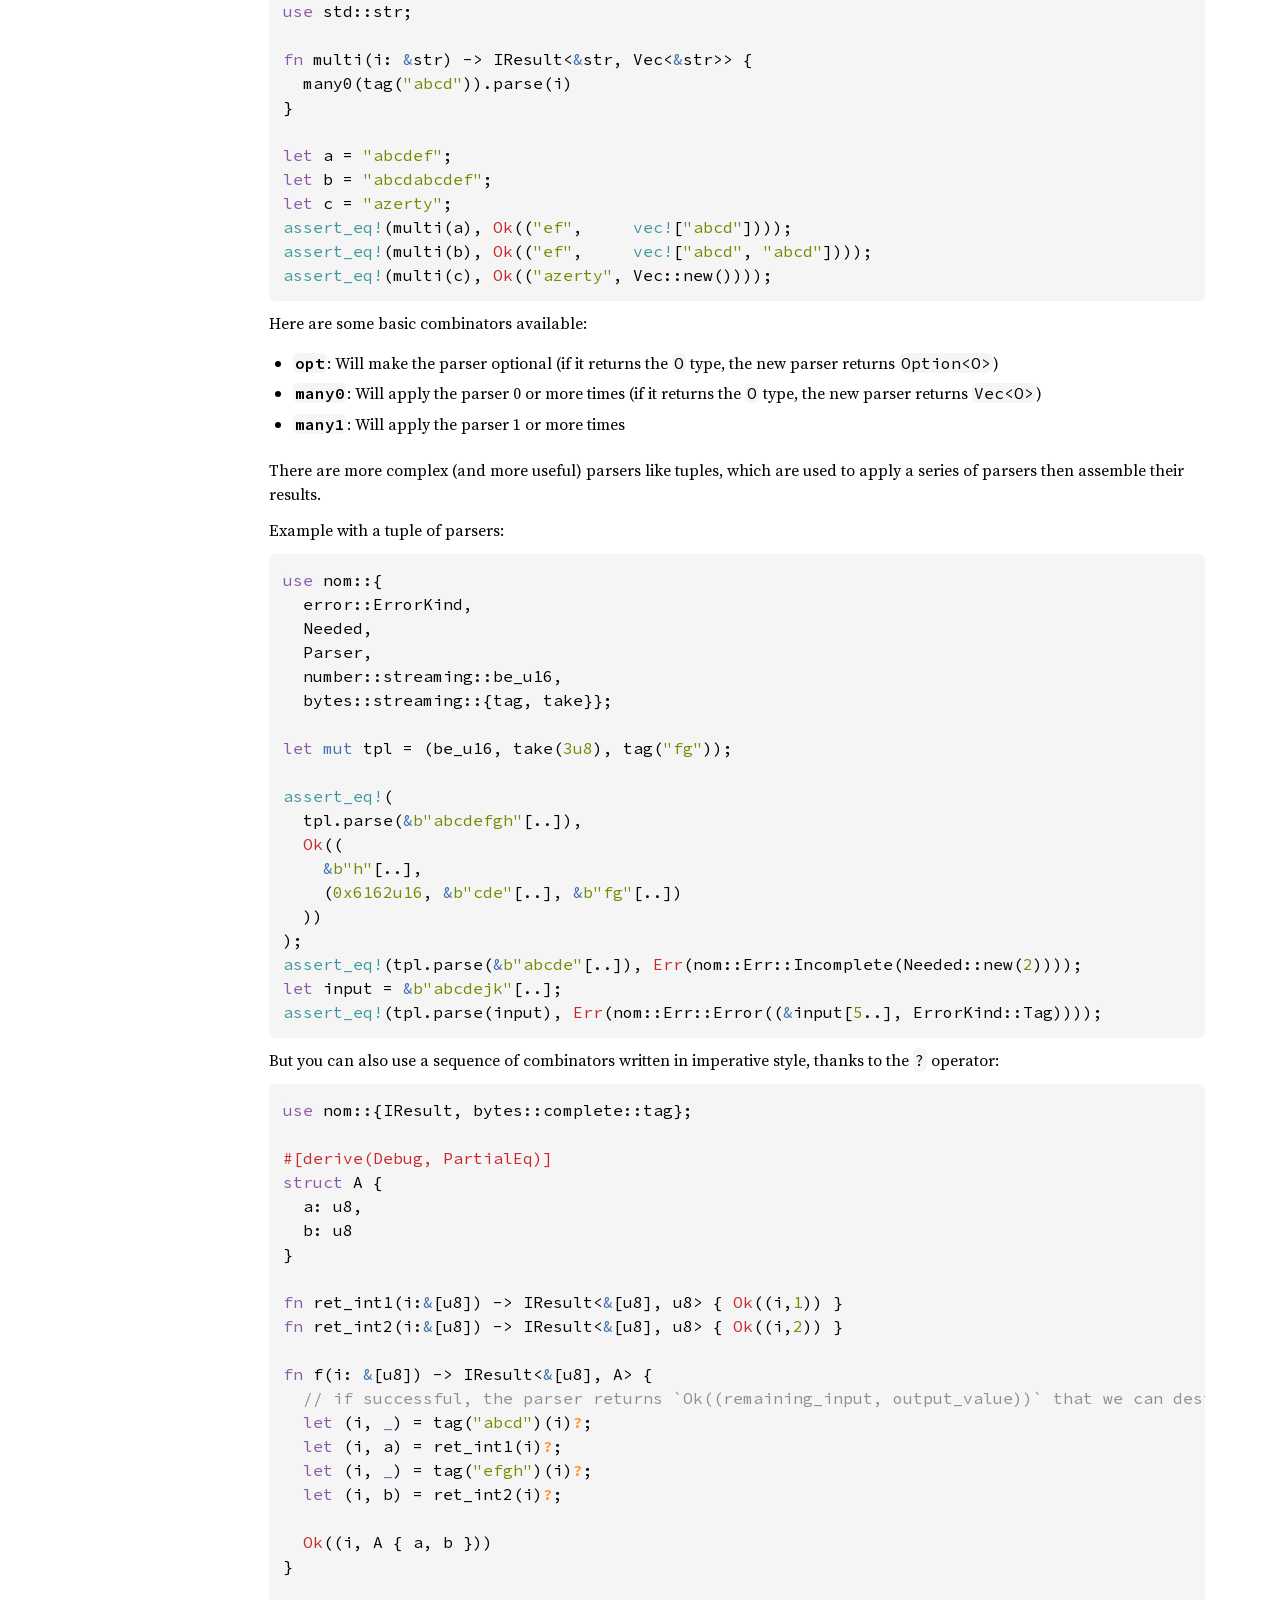
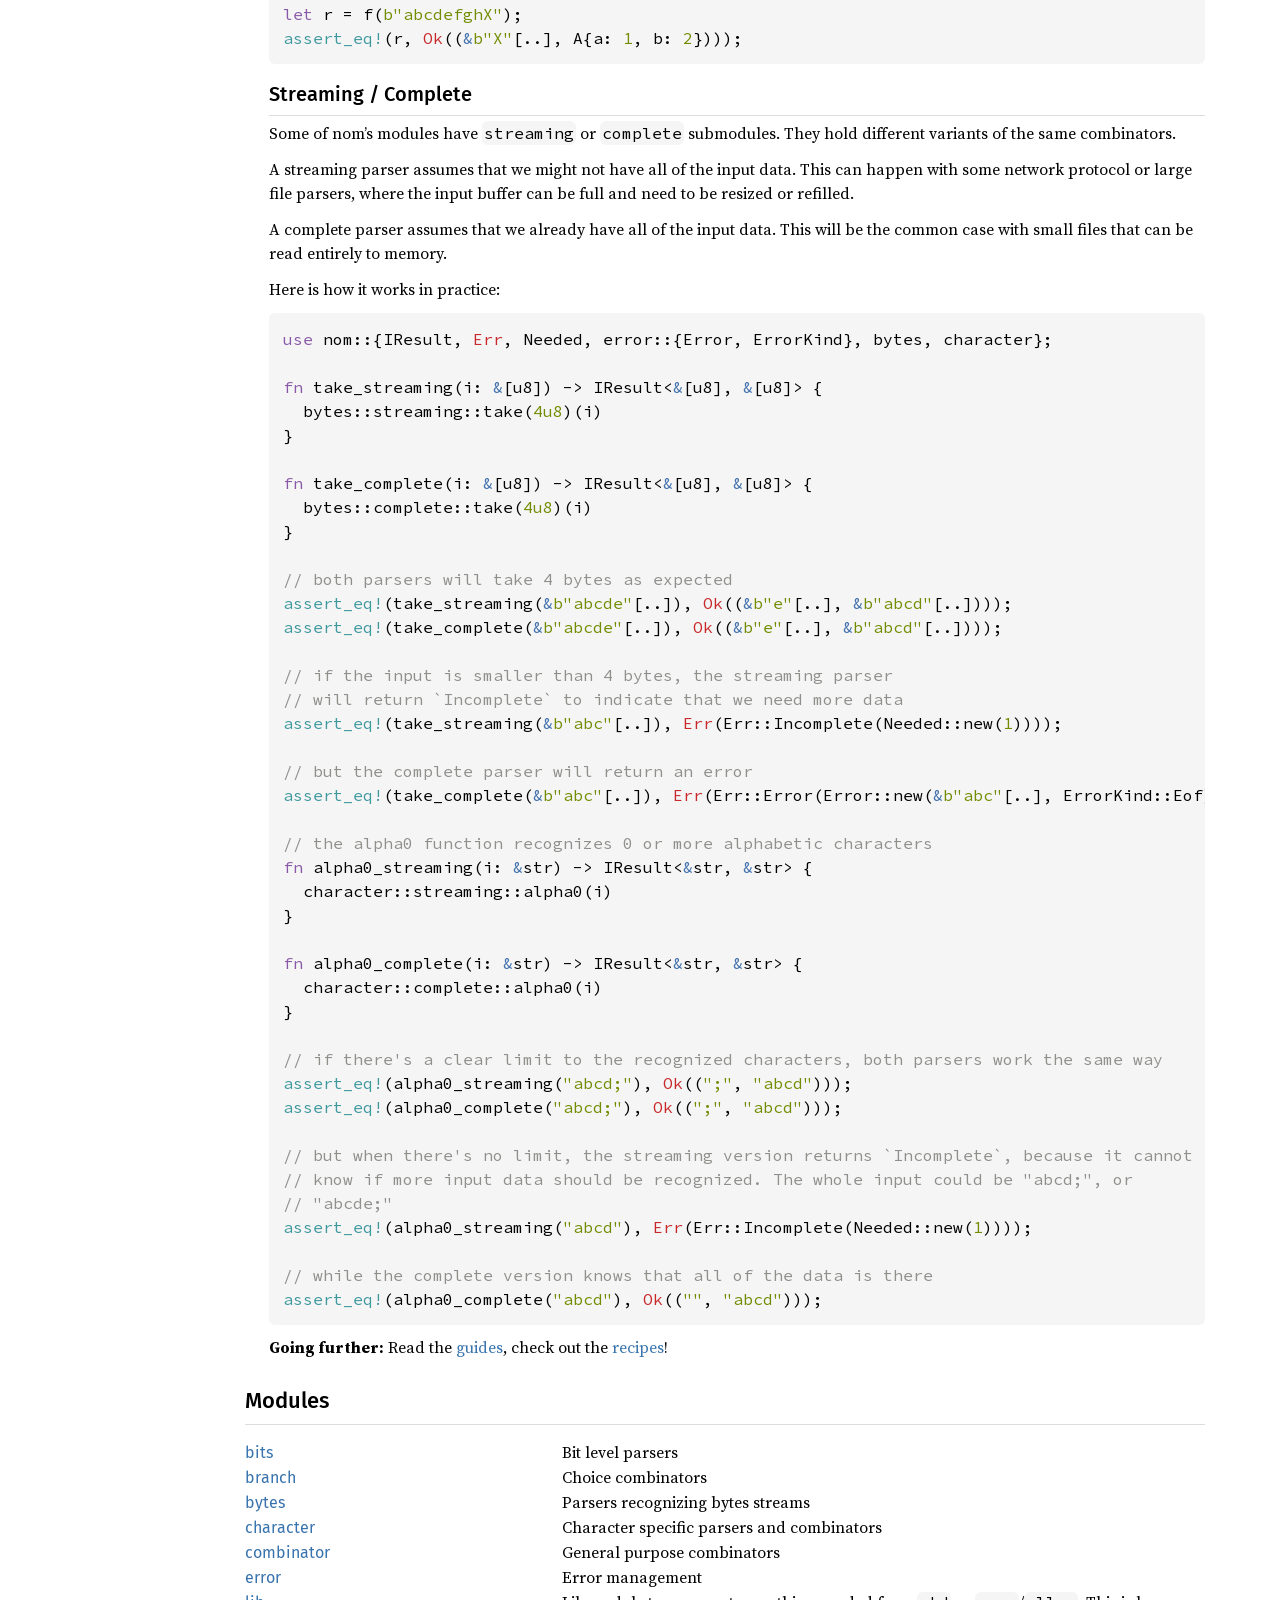
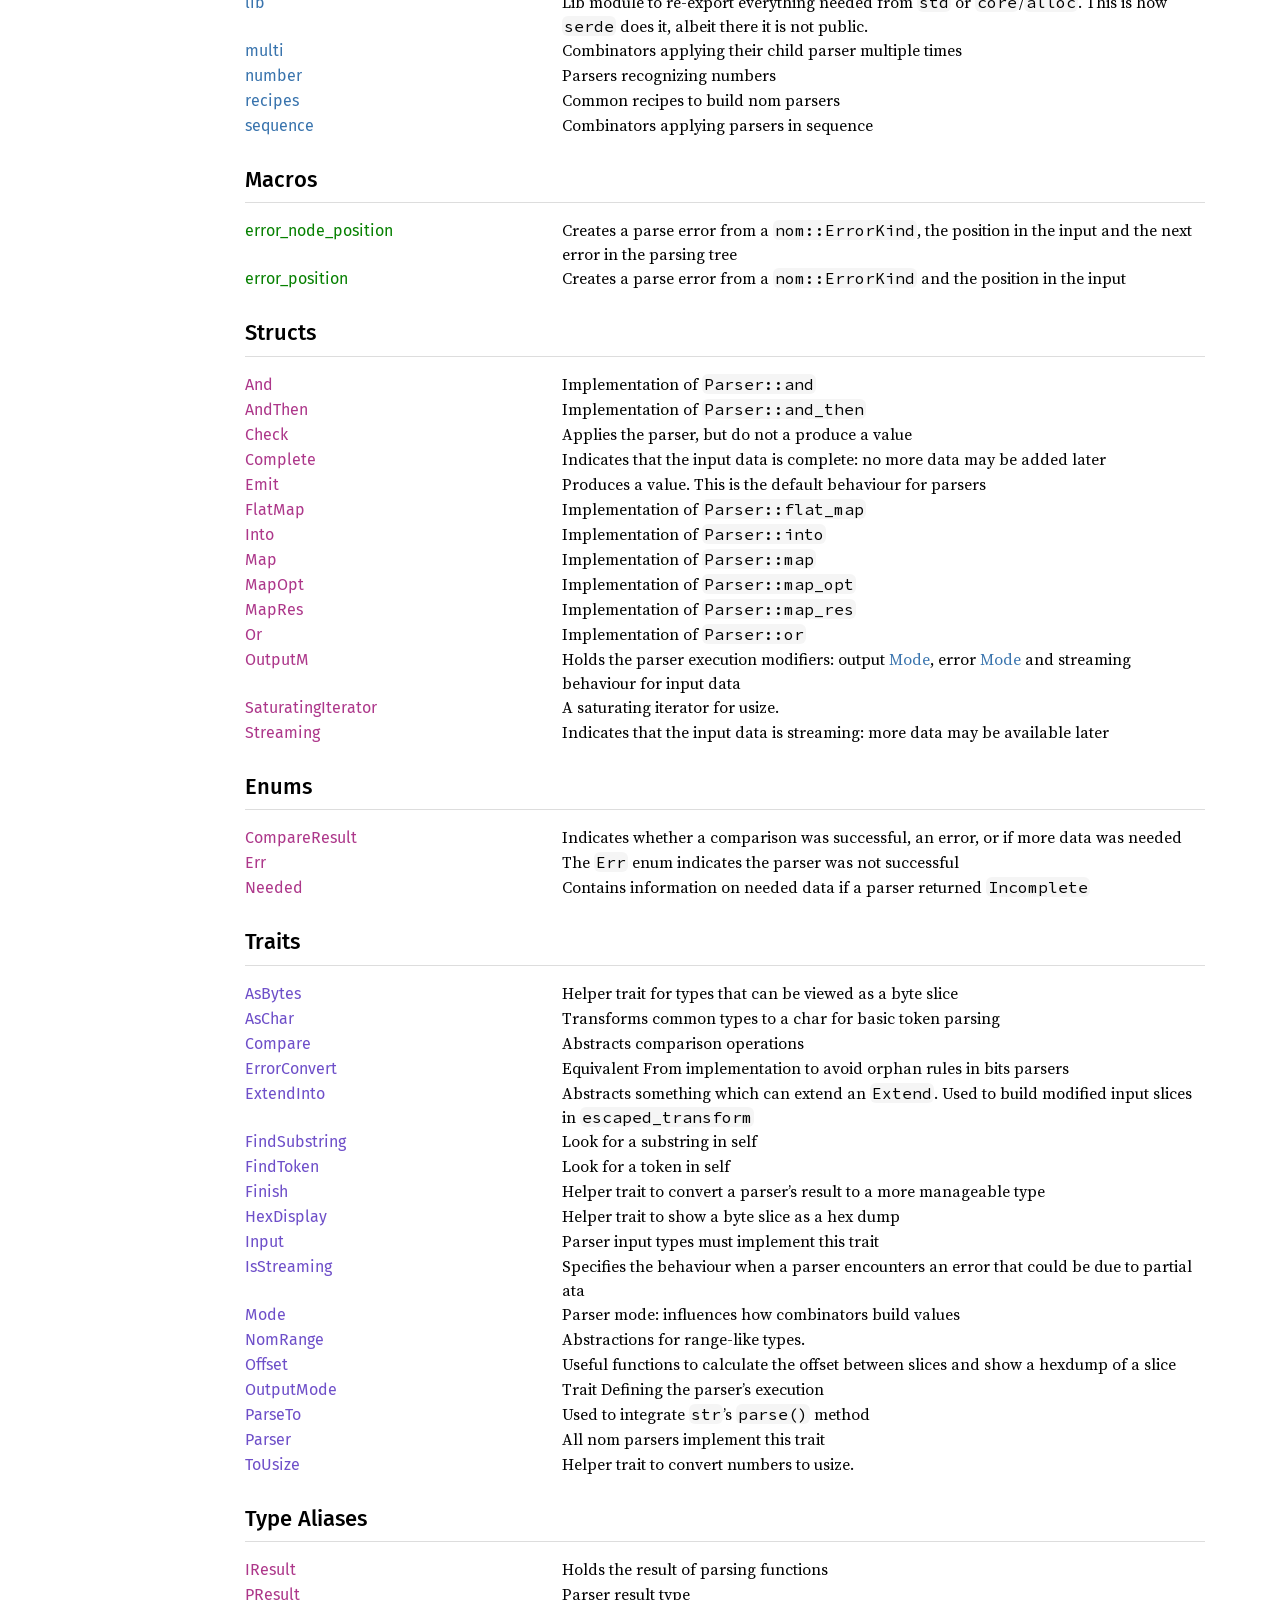
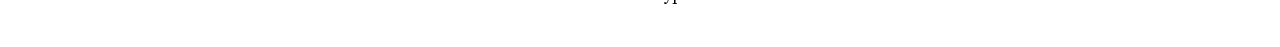
<file: nom/index.html>
<!DOCTYPE html><html lang="en"><head><meta charset="utf-8"><meta name="viewport" content="width=device-width, initial-scale=1.0"><meta name="generator" content="rustdoc"><meta name="description" content="nom, eating data byte by byte"><title>nom - Rust</title><script>if(window.location.protocol!=="file:")document.head.insertAdjacentHTML("beforeend","SourceSerif4-Regular-6b053e98.ttf.woff2,FiraSans-Italic-81dc35de.woff2,FiraSans-Regular-0fe48ade.woff2,FiraSans-MediumItalic-ccf7e434.woff2,FiraSans-Medium-e1aa3f0a.woff2,SourceCodePro-Regular-8badfe75.ttf.woff2,SourceCodePro-Semibold-aa29a496.ttf.woff2".split(",").map(f=>`<link rel="preload" as="font" type="font/woff2" crossorigin href="../static.files/${f}">`).join(""))</script><link rel="stylesheet" href="../static.files/normalize-9960930a.css"><link rel="stylesheet" href="../static.files/rustdoc-1a91846b.css"><meta name="rustdoc-vars" data-root-path="../" data-static-root-path="../static.files/" data-current-crate="nom" data-themes="" data-resource-suffix="" data-rustdoc-version="1.88.0 (6b00bc388 2025-06-23)" data-channel="1.88.0" data-search-js="search-f7877310.js" data-settings-js="settings-5514c975.js" ><script src="../static.files/storage-4e99c027.js"></script><script defer src="../crates.js"></script><script defer src="../static.files/main-7ef8a74a.js"></script><noscript><link rel="stylesheet" href="../static.files/noscript-893ab5e7.css"></noscript><link rel="alternate icon" type="image/png" href="../static.files/favicon-32x32-6580c154.png"><link rel="icon" type="image/svg+xml" href="../static.files/favicon-044be391.svg"></head><body class="rustdoc mod crate"><!--[if lte IE 11]><div class="warning">This old browser is unsupported and will most likely display funky things.</div><![endif]--><nav class="mobile-topbar"><button class="sidebar-menu-toggle" title="show sidebar"></button></nav><nav class="sidebar"><div class="sidebar-crate"><h2><a href="../nom/index.html">nom</a><span class="version">8.0.0</span></h2></div><div class="sidebar-elems"><ul class="block"><li><a id="all-types" href="all.html">All Items</a></li></ul><section id="rustdoc-toc"><h3><a href="#">Sections</a></h3><ul class="block top-toc"><li><a href="#nom-eating-data-byte-by-byte" title="nom, eating data byte by byte">nom, eating data byte by byte</a><ul><li><a href="#example" title="Example">Example</a></li><li><a href="#parser-combinators" title="Parser combinators">Parser combinators</a></li><li><a href="#making-new-parsers-with-function-combinators" title="Making new parsers with function combinators">Making new parsers with function combinators</a></li><li><a href="#combining-parsers" title="Combining parsers">Combining parsers</a></li><li><a href="#streaming--complete" title="Streaming / Complete">Streaming / Complete</a></li></ul></li></ul><h3><a href="#modules">Crate Items</a></h3><ul class="block"><li><a href="#modules" title="Modules">Modules</a></li><li><a href="#macros" title="Macros">Macros</a></li><li><a href="#structs" title="Structs">Structs</a></li><li><a href="#enums" title="Enums">Enums</a></li><li><a href="#traits" title="Traits">Traits</a></li><li><a href="#types" title="Type Aliases">Type Aliases</a></li></ul></section><div id="rustdoc-modnav"></div></div></nav><div class="sidebar-resizer"></div><main><div class="width-limiter"><rustdoc-search></rustdoc-search><section id="main-content" class="content"><div class="main-heading"><h1>Crate <span>nom</span><button id="copy-path" title="Copy item path to clipboard">Copy item path</button></h1><rustdoc-toolbar></rustdoc-toolbar><span class="sub-heading"><a class="src" href="../src/nom/lib.rs.html#1-460">Source</a> </span></div><details class="toggle top-doc" open><summary class="hideme"><span>Expand description</span></summary><div class="docblock"><h2 id="nom-eating-data-byte-by-byte"><a class="doc-anchor" href="#nom-eating-data-byte-by-byte">§</a>nom, eating data byte by byte</h2>
<p>nom is a parser combinator library with a focus on safe parsing,
streaming patterns, and as much as possible zero copy.</p>
<h3 id="example"><a class="doc-anchor" href="#example">§</a>Example</h3>
<div class="example-wrap"><pre class="rust rust-example-rendered"><code><span class="kw">use </span>nom::{
  IResult,
  Parser,
  bytes::complete::{tag, take_while_m_n},
  combinator::map_res
};

<span class="attr">#[derive(Debug,PartialEq)]
</span><span class="kw">pub struct </span>Color {
  <span class="kw">pub </span>red:     u8,
  <span class="kw">pub </span>green:   u8,
  <span class="kw">pub </span>blue:    u8,
}

<span class="kw">fn </span>from_hex(input: <span class="kw-2">&amp;</span>str) -&gt; <span class="prelude-ty">Result</span>&lt;u8, std::num::ParseIntError&gt; {
  u8::from_str_radix(input, <span class="number">16</span>)
}

<span class="kw">fn </span>is_hex_digit(c: char) -&gt; bool {
  c.is_digit(<span class="number">16</span>)
}

<span class="kw">fn </span>hex_primary(input: <span class="kw-2">&amp;</span>str) -&gt; IResult&lt;<span class="kw-2">&amp;</span>str, u8&gt; {
  map_res(
    take_while_m_n(<span class="number">2</span>, <span class="number">2</span>, is_hex_digit),
    from_hex
  ).parse(input)
}

<span class="kw">fn </span>hex_color(input: <span class="kw-2">&amp;</span>str) -&gt; IResult&lt;<span class="kw-2">&amp;</span>str, Color&gt; {
  <span class="kw">let </span>(input, <span class="kw">_</span>) = tag(<span class="string">"#"</span>)(input)<span class="question-mark">?</span>;
  <span class="kw">let </span>(input, (red, green, blue)) = (hex_primary, hex_primary, hex_primary).parse(input)<span class="question-mark">?</span>;

  <span class="prelude-val">Ok</span>((input, Color { red, green, blue }))
}

<span class="kw">fn </span>main() {
  <span class="macro">assert_eq!</span>(hex_color(<span class="string">"#2F14DF"</span>), <span class="prelude-val">Ok</span>((<span class="string">""</span>, Color {
    red: <span class="number">47</span>,
    green: <span class="number">20</span>,
    blue: <span class="number">223</span>,
  })));
}</code></pre></div>
<p>The code is available on <a href="https://github.com/rust-bakery/nom">GitHub</a></p>
<p>There are a few <a href="https://github.com/rust-bakery/nom/tree/main/doc">guides</a> with more details
about <a href="https://github.com/rust-bakery/nom/blob/main/doc/making_a_new_parser_from_scratch.md">how to write parsers</a>,
or the <a href="https://github.com/rust-bakery/nom/blob/main/doc/error_management.md">error management system</a>.
You can also check out the <a href="recipes/index.html" title="mod nom::recipes">recipes</a> module that contains examples of common patterns.</p>
<p><strong>Looking for a specific combinator? Read the
<a href="https://github.com/rust-bakery/nom/blob/main/doc/choosing_a_combinator.md">“choose a combinator” guide</a></strong></p>
<p>If you are upgrading to nom 5.0, please read the
<a href="https://github.com/rust-bakery/nom/blob/main/doc/upgrading_to_nom_5.md">migration document</a>.</p>
<h3 id="parser-combinators"><a class="doc-anchor" href="#parser-combinators">§</a>Parser combinators</h3>
<p>Parser combinators are an approach to parsers that is very different from
software like <a href="https://en.wikipedia.org/wiki/Lex_(software)">lex</a> and
<a href="https://en.wikipedia.org/wiki/Yacc">yacc</a>. Instead of writing the grammar
in a separate syntax and generating the corresponding code, you use very small
functions with very specific purposes, like “take 5 bytes”, or “recognize the
word ‘HTTP’”, and assemble them in meaningful patterns like “recognize
‘HTTP’, then a space, then a version”.
The resulting code is small, and looks like the grammar you would have
written with other parser approaches.</p>
<p>This gives us a few advantages:</p>
<ul>
<li>The parsers are small and easy to write</li>
<li>The parsers components are easy to reuse (if they’re general enough, please add them to nom!)</li>
<li>The parsers components are easy to test separately (unit tests and property-based tests)</li>
<li>The parser combination code looks close to the grammar you would have written</li>
<li>You can build partial parsers, specific to the data you need at the moment, and ignore the rest</li>
</ul>
<p>Here is an example of one such parser, to recognize text between parentheses:</p>

<div class="example-wrap"><pre class="rust rust-example-rendered"><code><span class="kw">use </span>nom::{
  IResult,
  Parser,
  sequence::delimited,
  <span class="comment">// see the "streaming/complete" paragraph lower for an explanation of these submodules
  </span>character::complete::char,
  bytes::complete::is_not
};

<span class="kw">fn </span>parens(input: <span class="kw-2">&amp;</span>str) -&gt; IResult&lt;<span class="kw-2">&amp;</span>str, <span class="kw-2">&amp;</span>str&gt; {
  delimited(char(<span class="string">'('</span>), is_not(<span class="string">")"</span>), char(<span class="string">')'</span>)).parse(input)
}</code></pre></div>
<p>It defines a function named <code>parens</code> which will recognize a sequence of the
character <code>(</code>, the longest byte array not containing <code>)</code>, then the character
<code>)</code>, and will return the byte array in the middle.</p>
<p>Here is another parser, written without using nom’s combinators this time:</p>

<div class="example-wrap"><pre class="rust rust-example-rendered"><code><span class="kw">use </span>nom::{IResult, <span class="prelude-val">Err</span>, Needed};

<span class="kw">fn </span>take4(i: <span class="kw-2">&amp;</span>[u8]) -&gt; IResult&lt;<span class="kw-2">&amp;</span>[u8], <span class="kw-2">&amp;</span>[u8]&gt;{
  <span class="kw">if </span>i.len() &lt; <span class="number">4 </span>{
    <span class="prelude-val">Err</span>(Err::Incomplete(Needed::new(<span class="number">4</span>)))
  } <span class="kw">else </span>{
    <span class="prelude-val">Ok</span>((<span class="kw-2">&amp;</span>i[<span class="number">4</span>..], <span class="kw-2">&amp;</span>i[<span class="number">0</span>..<span class="number">4</span>]))
  }
}</code></pre></div>
<p>This function takes a byte array as input, and tries to consume 4 bytes.
Writing all the parsers manually, like this, is dangerous, despite Rust’s
safety features. There are still a lot of mistakes one can make. That’s why
nom provides a list of functions to help in developing parsers.</p>
<p>With functions, you would write it like this:</p>

<div class="example-wrap"><pre class="rust rust-example-rendered"><code><span class="kw">use </span>nom::{IResult, bytes::streaming::take};
<span class="kw">fn </span>take4(input: <span class="kw-2">&amp;</span>str) -&gt; IResult&lt;<span class="kw-2">&amp;</span>str, <span class="kw-2">&amp;</span>str&gt; {
  take(<span class="number">4u8</span>)(input)
}</code></pre></div>
<p>A parser in nom is a function which, for an input type <code>I</code>, an output type <code>O</code>
and an optional error type <code>E</code>, will have the following signature:</p>

<div class="example-wrap compile_fail"><a href="#" class="tooltip" title="This example deliberately fails to compile">ⓘ</a><pre class="rust rust-example-rendered"><code><span class="kw">fn </span>parser(input: I) -&gt; IResult&lt;I, O, E&gt;;</code></pre></div>
<p>Or like this, if you don’t want to specify a custom error type (it will be <code>(I, ErrorKind)</code> by default):</p>

<div class="example-wrap compile_fail"><a href="#" class="tooltip" title="This example deliberately fails to compile">ⓘ</a><pre class="rust rust-example-rendered"><code><span class="kw">fn </span>parser(input: I) -&gt; IResult&lt;I, O&gt;;</code></pre></div>
<p><code>IResult</code> is an alias for the <code>Result</code> type:</p>

<div class="example-wrap"><pre class="rust rust-example-rendered"><code><span class="kw">use </span>nom::{Needed, error::Error};

<span class="kw">type </span>IResult&lt;I, O, E = Error&lt;I&gt;&gt; = <span class="prelude-ty">Result</span>&lt;(I, O), <span class="prelude-val">Err</span>&lt;E&gt;&gt;;

<span class="kw">enum </span><span class="prelude-val">Err</span>&lt;E&gt; {
  Incomplete(Needed),
  Error(E),
  Failure(E),
}</code></pre></div>
<p>It can have the following values:</p>
<ul>
<li>A correct result <code>Ok((I,O))</code> with the first element being the remaining of the input (not parsed yet), and the second the output value;</li>
<li>An error <code>Err(Err::Error(c))</code> with <code>c</code> an error that can be built from the input position and a parser specific error</li>
<li>An error <code>Err(Err::Incomplete(Needed))</code> indicating that more input is necessary. <code>Needed</code> can indicate how much data is needed</li>
<li>An error <code>Err(Err::Failure(c))</code>. It works like the <code>Error</code> case, except it indicates an unrecoverable error: We cannot backtrack and test another parser</li>
</ul>
<p>Please refer to the <a href="https://github.com/rust-bakery/nom/blob/main/doc/choosing_a_combinator.md">“choose a combinator” guide</a> for an exhaustive list of parsers.
See also the rest of the documentation <a href="https://github.com/rust-bakery/nom/tree/main/doc">here</a>.</p>
<h3 id="making-new-parsers-with-function-combinators"><a class="doc-anchor" href="#making-new-parsers-with-function-combinators">§</a>Making new parsers with function combinators</h3>
<p>nom is based on functions that generate parsers, with a signature like
this: <code>(arguments) -&gt; impl Fn(Input) -&gt; IResult&lt;Input, Output, Error&gt;</code>.
The arguments of a combinator can be direct values (like <code>take</code> which uses
a number of bytes or character as argument) or even other parsers (like
<code>delimited</code> which takes as argument 3 parsers, and returns the result of
the second one if all are successful).</p>
<p>Here are some examples:</p>

<div class="example-wrap"><pre class="rust rust-example-rendered"><code><span class="kw">use </span>nom::IResult;
<span class="kw">use </span>nom::bytes::complete::{tag, take};
<span class="kw">fn </span>abcd_parser(i: <span class="kw-2">&amp;</span>str) -&gt; IResult&lt;<span class="kw-2">&amp;</span>str, <span class="kw-2">&amp;</span>str&gt; {
  tag(<span class="string">"abcd"</span>)(i) <span class="comment">// will consume bytes if the input begins with "abcd"
</span>}

<span class="kw">fn </span>take_10(i: <span class="kw-2">&amp;</span>[u8]) -&gt; IResult&lt;<span class="kw-2">&amp;</span>[u8], <span class="kw-2">&amp;</span>[u8]&gt; {
  take(<span class="number">10u8</span>)(i) <span class="comment">// will consume and return 10 bytes of input
</span>}</code></pre></div>
<h3 id="combining-parsers"><a class="doc-anchor" href="#combining-parsers">§</a>Combining parsers</h3>
<p>There are higher level patterns, like the <strong><code>alt</code></strong> combinator, which
provides a choice between multiple parsers. If one branch fails, it tries
the next, and returns the result of the first parser that succeeds:</p>

<div class="example-wrap"><pre class="rust rust-example-rendered"><code><span class="kw">use </span>nom::{IResult, Parser};
<span class="kw">use </span>nom::branch::alt;
<span class="kw">use </span>nom::bytes::complete::tag;

<span class="kw">let </span><span class="kw-2">mut </span>alt_tags = alt((tag(<span class="string">"abcd"</span>), tag(<span class="string">"efgh"</span>)));

<span class="macro">assert_eq!</span>(alt_tags.parse(<span class="kw-2">&amp;</span><span class="string">b"abcdxxx"</span>[..]), <span class="prelude-val">Ok</span>((<span class="kw-2">&amp;</span><span class="string">b"xxx"</span>[..], <span class="kw-2">&amp;</span><span class="string">b"abcd"</span>[..])));
<span class="macro">assert_eq!</span>(alt_tags.parse(<span class="kw-2">&amp;</span><span class="string">b"efghxxx"</span>[..]), <span class="prelude-val">Ok</span>((<span class="kw-2">&amp;</span><span class="string">b"xxx"</span>[..], <span class="kw-2">&amp;</span><span class="string">b"efgh"</span>[..])));
<span class="macro">assert_eq!</span>(alt_tags.parse(<span class="kw-2">&amp;</span><span class="string">b"ijklxxx"</span>[..]), <span class="prelude-val">Err</span>(nom::Err::Error((<span class="kw-2">&amp;</span><span class="string">b"ijklxxx"</span>[..], nom::error::ErrorKind::Tag))));</code></pre></div>
<p>The <strong><code>opt</code></strong> combinator makes a parser optional. If the child parser returns
an error, <strong><code>opt</code></strong> will still succeed and return None:</p>

<div class="example-wrap"><pre class="rust rust-example-rendered"><code><span class="kw">use </span>nom::{IResult, Parser, combinator::opt, bytes::complete::tag};
<span class="kw">fn </span>abcd_opt(i: <span class="kw-2">&amp;</span>[u8]) -&gt; IResult&lt;<span class="kw-2">&amp;</span>[u8], <span class="prelude-ty">Option</span>&lt;<span class="kw-2">&amp;</span>[u8]&gt;&gt; {
  opt(tag(<span class="string">"abcd"</span>)).parse(i)
}

<span class="macro">assert_eq!</span>(abcd_opt(<span class="kw-2">&amp;</span><span class="string">b"abcdxxx"</span>[..]), <span class="prelude-val">Ok</span>((<span class="kw-2">&amp;</span><span class="string">b"xxx"</span>[..], <span class="prelude-val">Some</span>(<span class="kw-2">&amp;</span><span class="string">b"abcd"</span>[..]))));
<span class="macro">assert_eq!</span>(abcd_opt(<span class="kw-2">&amp;</span><span class="string">b"efghxxx"</span>[..]), <span class="prelude-val">Ok</span>((<span class="kw-2">&amp;</span><span class="string">b"efghxxx"</span>[..], <span class="prelude-val">None</span>)));</code></pre></div>
<p><strong><code>many0</code></strong> applies a parser 0 or more times, and returns a vector of the aggregated results:</p>

<div class="example-wrap"><pre class="rust rust-example-rendered"><code><span class="kw">use </span>nom::{IResult, Parser, multi::many0, bytes::complete::tag};
<span class="kw">use </span>std::str;

<span class="kw">fn </span>multi(i: <span class="kw-2">&amp;</span>str) -&gt; IResult&lt;<span class="kw-2">&amp;</span>str, Vec&lt;<span class="kw-2">&amp;</span>str&gt;&gt; {
  many0(tag(<span class="string">"abcd"</span>)).parse(i)
}

<span class="kw">let </span>a = <span class="string">"abcdef"</span>;
<span class="kw">let </span>b = <span class="string">"abcdabcdef"</span>;
<span class="kw">let </span>c = <span class="string">"azerty"</span>;
<span class="macro">assert_eq!</span>(multi(a), <span class="prelude-val">Ok</span>((<span class="string">"ef"</span>,     <span class="macro">vec!</span>[<span class="string">"abcd"</span>])));
<span class="macro">assert_eq!</span>(multi(b), <span class="prelude-val">Ok</span>((<span class="string">"ef"</span>,     <span class="macro">vec!</span>[<span class="string">"abcd"</span>, <span class="string">"abcd"</span>])));
<span class="macro">assert_eq!</span>(multi(c), <span class="prelude-val">Ok</span>((<span class="string">"azerty"</span>, Vec::new())));</code></pre></div>
<p>Here are some basic combinators available:</p>
<ul>
<li><strong><code>opt</code></strong>: Will make the parser optional (if it returns the <code>O</code> type, the new parser returns <code>Option&lt;O&gt;</code>)</li>
<li><strong><code>many0</code></strong>: Will apply the parser 0 or more times (if it returns the <code>O</code> type, the new parser returns <code>Vec&lt;O&gt;</code>)</li>
<li><strong><code>many1</code></strong>: Will apply the parser 1 or more times</li>
</ul>
<p>There are more complex (and more useful) parsers like tuples, which are
used to apply a series of parsers then assemble their results.</p>
<p>Example with a tuple of parsers:</p>

<div class="example-wrap"><pre class="rust rust-example-rendered"><code><span class="kw">use </span>nom::{
  error::ErrorKind,
  Needed,
  Parser,
  number::streaming::be_u16,
  bytes::streaming::{tag, take}};

<span class="kw">let </span><span class="kw-2">mut </span>tpl = (be_u16, take(<span class="number">3u8</span>), tag(<span class="string">"fg"</span>));

<span class="macro">assert_eq!</span>(
  tpl.parse(<span class="kw-2">&amp;</span><span class="string">b"abcdefgh"</span>[..]),
  <span class="prelude-val">Ok</span>((
    <span class="kw-2">&amp;</span><span class="string">b"h"</span>[..],
    (<span class="number">0x6162u16</span>, <span class="kw-2">&amp;</span><span class="string">b"cde"</span>[..], <span class="kw-2">&amp;</span><span class="string">b"fg"</span>[..])
  ))
);
<span class="macro">assert_eq!</span>(tpl.parse(<span class="kw-2">&amp;</span><span class="string">b"abcde"</span>[..]), <span class="prelude-val">Err</span>(nom::Err::Incomplete(Needed::new(<span class="number">2</span>))));
<span class="kw">let </span>input = <span class="kw-2">&amp;</span><span class="string">b"abcdejk"</span>[..];
<span class="macro">assert_eq!</span>(tpl.parse(input), <span class="prelude-val">Err</span>(nom::Err::Error((<span class="kw-2">&amp;</span>input[<span class="number">5</span>..], ErrorKind::Tag))));</code></pre></div>
<p>But you can also use a sequence of combinators written in imperative style,
thanks to the <code>?</code> operator:</p>

<div class="example-wrap"><pre class="rust rust-example-rendered"><code><span class="kw">use </span>nom::{IResult, bytes::complete::tag};

<span class="attr">#[derive(Debug, PartialEq)]
</span><span class="kw">struct </span>A {
  a: u8,
  b: u8
}

<span class="kw">fn </span>ret_int1(i:<span class="kw-2">&amp;</span>[u8]) -&gt; IResult&lt;<span class="kw-2">&amp;</span>[u8], u8&gt; { <span class="prelude-val">Ok</span>((i,<span class="number">1</span>)) }
<span class="kw">fn </span>ret_int2(i:<span class="kw-2">&amp;</span>[u8]) -&gt; IResult&lt;<span class="kw-2">&amp;</span>[u8], u8&gt; { <span class="prelude-val">Ok</span>((i,<span class="number">2</span>)) }

<span class="kw">fn </span>f(i: <span class="kw-2">&amp;</span>[u8]) -&gt; IResult&lt;<span class="kw-2">&amp;</span>[u8], A&gt; {
  <span class="comment">// if successful, the parser returns `Ok((remaining_input, output_value))` that we can destructure
  </span><span class="kw">let </span>(i, <span class="kw">_</span>) = tag(<span class="string">"abcd"</span>)(i)<span class="question-mark">?</span>;
  <span class="kw">let </span>(i, a) = ret_int1(i)<span class="question-mark">?</span>;
  <span class="kw">let </span>(i, <span class="kw">_</span>) = tag(<span class="string">"efgh"</span>)(i)<span class="question-mark">?</span>;
  <span class="kw">let </span>(i, b) = ret_int2(i)<span class="question-mark">?</span>;

  <span class="prelude-val">Ok</span>((i, A { a, b }))
}

<span class="kw">let </span>r = f(<span class="string">b"abcdefghX"</span>);
<span class="macro">assert_eq!</span>(r, <span class="prelude-val">Ok</span>((<span class="kw-2">&amp;</span><span class="string">b"X"</span>[..], A{a: <span class="number">1</span>, b: <span class="number">2</span>})));</code></pre></div>
<h3 id="streaming--complete"><a class="doc-anchor" href="#streaming--complete">§</a>Streaming / Complete</h3>
<p>Some of nom’s modules have <code>streaming</code> or <code>complete</code> submodules. They hold
different variants of the same combinators.</p>
<p>A streaming parser assumes that we might not have all of the input data.
This can happen with some network protocol or large file parsers, where the
input buffer can be full and need to be resized or refilled.</p>
<p>A complete parser assumes that we already have all of the input data.
This will be the common case with small files that can be read entirely to
memory.</p>
<p>Here is how it works in practice:</p>

<div class="example-wrap"><pre class="rust rust-example-rendered"><code><span class="kw">use </span>nom::{IResult, <span class="prelude-val">Err</span>, Needed, error::{Error, ErrorKind}, bytes, character};

<span class="kw">fn </span>take_streaming(i: <span class="kw-2">&amp;</span>[u8]) -&gt; IResult&lt;<span class="kw-2">&amp;</span>[u8], <span class="kw-2">&amp;</span>[u8]&gt; {
  bytes::streaming::take(<span class="number">4u8</span>)(i)
}

<span class="kw">fn </span>take_complete(i: <span class="kw-2">&amp;</span>[u8]) -&gt; IResult&lt;<span class="kw-2">&amp;</span>[u8], <span class="kw-2">&amp;</span>[u8]&gt; {
  bytes::complete::take(<span class="number">4u8</span>)(i)
}

<span class="comment">// both parsers will take 4 bytes as expected
</span><span class="macro">assert_eq!</span>(take_streaming(<span class="kw-2">&amp;</span><span class="string">b"abcde"</span>[..]), <span class="prelude-val">Ok</span>((<span class="kw-2">&amp;</span><span class="string">b"e"</span>[..], <span class="kw-2">&amp;</span><span class="string">b"abcd"</span>[..])));
<span class="macro">assert_eq!</span>(take_complete(<span class="kw-2">&amp;</span><span class="string">b"abcde"</span>[..]), <span class="prelude-val">Ok</span>((<span class="kw-2">&amp;</span><span class="string">b"e"</span>[..], <span class="kw-2">&amp;</span><span class="string">b"abcd"</span>[..])));

<span class="comment">// if the input is smaller than 4 bytes, the streaming parser
// will return `Incomplete` to indicate that we need more data
</span><span class="macro">assert_eq!</span>(take_streaming(<span class="kw-2">&amp;</span><span class="string">b"abc"</span>[..]), <span class="prelude-val">Err</span>(Err::Incomplete(Needed::new(<span class="number">1</span>))));

<span class="comment">// but the complete parser will return an error
</span><span class="macro">assert_eq!</span>(take_complete(<span class="kw-2">&amp;</span><span class="string">b"abc"</span>[..]), <span class="prelude-val">Err</span>(Err::Error(Error::new(<span class="kw-2">&amp;</span><span class="string">b"abc"</span>[..], ErrorKind::Eof))));

<span class="comment">// the alpha0 function recognizes 0 or more alphabetic characters
</span><span class="kw">fn </span>alpha0_streaming(i: <span class="kw-2">&amp;</span>str) -&gt; IResult&lt;<span class="kw-2">&amp;</span>str, <span class="kw-2">&amp;</span>str&gt; {
  character::streaming::alpha0(i)
}

<span class="kw">fn </span>alpha0_complete(i: <span class="kw-2">&amp;</span>str) -&gt; IResult&lt;<span class="kw-2">&amp;</span>str, <span class="kw-2">&amp;</span>str&gt; {
  character::complete::alpha0(i)
}

<span class="comment">// if there's a clear limit to the recognized characters, both parsers work the same way
</span><span class="macro">assert_eq!</span>(alpha0_streaming(<span class="string">"abcd;"</span>), <span class="prelude-val">Ok</span>((<span class="string">";"</span>, <span class="string">"abcd"</span>)));
<span class="macro">assert_eq!</span>(alpha0_complete(<span class="string">"abcd;"</span>), <span class="prelude-val">Ok</span>((<span class="string">";"</span>, <span class="string">"abcd"</span>)));

<span class="comment">// but when there's no limit, the streaming version returns `Incomplete`, because it cannot
// know if more input data should be recognized. The whole input could be "abcd;", or
// "abcde;"
</span><span class="macro">assert_eq!</span>(alpha0_streaming(<span class="string">"abcd"</span>), <span class="prelude-val">Err</span>(Err::Incomplete(Needed::new(<span class="number">1</span>))));

<span class="comment">// while the complete version knows that all of the data is there
</span><span class="macro">assert_eq!</span>(alpha0_complete(<span class="string">"abcd"</span>), <span class="prelude-val">Ok</span>((<span class="string">""</span>, <span class="string">"abcd"</span>)));</code></pre></div>
<p><strong>Going further:</strong> Read the <a href="https://github.com/rust-bakery/nom/tree/main/doc">guides</a>,
check out the <a href="recipes/index.html" title="mod nom::recipes">recipes</a>!</p>
</div></details><h2 id="modules" class="section-header">Modules<a href="#modules" class="anchor">§</a></h2><dl class="item-table"><dt><a class="mod" href="bits/index.html" title="mod nom::bits">bits</a></dt><dd>Bit level parsers</dd><dt><a class="mod" href="branch/index.html" title="mod nom::branch">branch</a></dt><dd>Choice combinators</dd><dt><a class="mod" href="bytes/index.html" title="mod nom::bytes">bytes</a></dt><dd>Parsers recognizing bytes streams</dd><dt><a class="mod" href="character/index.html" title="mod nom::character">character</a></dt><dd>Character specific parsers and combinators</dd><dt><a class="mod" href="combinator/index.html" title="mod nom::combinator">combinator</a></dt><dd>General purpose combinators</dd><dt><a class="mod" href="error/index.html" title="mod nom::error">error</a></dt><dd>Error management</dd><dt><a class="mod" href="lib/index.html" title="mod nom::lib">lib</a></dt><dd>Lib module to re-export everything needed from <code>std</code> or <code>core</code>/<code>alloc</code>. This is how <code>serde</code> does
it, albeit there it is not public.</dd><dt><a class="mod" href="multi/index.html" title="mod nom::multi">multi</a></dt><dd>Combinators applying their child parser multiple times</dd><dt><a class="mod" href="number/index.html" title="mod nom::number">number</a></dt><dd>Parsers recognizing numbers</dd><dt><a class="mod" href="recipes/index.html" title="mod nom::recipes">recipes</a></dt><dd>Common recipes to build nom parsers</dd><dt><a class="mod" href="sequence/index.html" title="mod nom::sequence">sequence</a></dt><dd>Combinators applying parsers in sequence</dd></dl><h2 id="macros" class="section-header">Macros<a href="#macros" class="anchor">§</a></h2><dl class="item-table"><dt><a class="macro" href="macro.error_node_position.html" title="macro nom::error_node_position">error_<wbr>node_<wbr>position</a></dt><dd>Creates a parse error from a <code>nom::ErrorKind</code>,
the position in the input and the next error in
the parsing tree</dd><dt><a class="macro" href="macro.error_position.html" title="macro nom::error_position">error_<wbr>position</a></dt><dd>Creates a parse error from a <code>nom::ErrorKind</code>
and the position in the input</dd></dl><h2 id="structs" class="section-header">Structs<a href="#structs" class="anchor">§</a></h2><dl class="item-table"><dt><a class="struct" href="struct.And.html" title="struct nom::And">And</a></dt><dd>Implementation of <code>Parser::and</code></dd><dt><a class="struct" href="struct.AndThen.html" title="struct nom::AndThen">AndThen</a></dt><dd>Implementation of <code>Parser::and_then</code></dd><dt><a class="struct" href="struct.Check.html" title="struct nom::Check">Check</a></dt><dd>Applies the parser, but do not a produce a value</dd><dt><a class="struct" href="struct.Complete.html" title="struct nom::Complete">Complete</a></dt><dd>Indicates that the input data is complete: no more data may be added later</dd><dt><a class="struct" href="struct.Emit.html" title="struct nom::Emit">Emit</a></dt><dd>Produces a value. This is the default behaviour for parsers</dd><dt><a class="struct" href="struct.FlatMap.html" title="struct nom::FlatMap">FlatMap</a></dt><dd>Implementation of <code>Parser::flat_map</code></dd><dt><a class="struct" href="struct.Into.html" title="struct nom::Into">Into</a></dt><dd>Implementation of <code>Parser::into</code></dd><dt><a class="struct" href="struct.Map.html" title="struct nom::Map">Map</a></dt><dd>Implementation of <code>Parser::map</code></dd><dt><a class="struct" href="struct.MapOpt.html" title="struct nom::MapOpt">MapOpt</a></dt><dd>Implementation of <code>Parser::map_opt</code></dd><dt><a class="struct" href="struct.MapRes.html" title="struct nom::MapRes">MapRes</a></dt><dd>Implementation of <code>Parser::map_res</code></dd><dt><a class="struct" href="struct.Or.html" title="struct nom::Or">Or</a></dt><dd>Implementation of <code>Parser::or</code></dd><dt><a class="struct" href="struct.OutputM.html" title="struct nom::OutputM">OutputM</a></dt><dd>Holds the parser execution modifiers: output <a href="trait.Mode.html" title="trait nom::Mode">Mode</a>, error <a href="trait.Mode.html" title="trait nom::Mode">Mode</a> and
streaming behaviour for input data</dd><dt><a class="struct" href="struct.SaturatingIterator.html" title="struct nom::SaturatingIterator">Saturating<wbr>Iterator</a></dt><dd>A saturating iterator for usize.</dd><dt><a class="struct" href="struct.Streaming.html" title="struct nom::Streaming">Streaming</a></dt><dd>Indicates that the input data is streaming: more data may be available later</dd></dl><h2 id="enums" class="section-header">Enums<a href="#enums" class="anchor">§</a></h2><dl class="item-table"><dt><a class="enum" href="enum.CompareResult.html" title="enum nom::CompareResult">Compare<wbr>Result</a></dt><dd>Indicates whether a comparison was successful, an error, or
if more data was needed</dd><dt><a class="enum" href="enum.Err.html" title="enum nom::Err">Err</a></dt><dd>The <code>Err</code> enum indicates the parser was not successful</dd><dt><a class="enum" href="enum.Needed.html" title="enum nom::Needed">Needed</a></dt><dd>Contains information on needed data if a parser returned <code>Incomplete</code></dd></dl><h2 id="traits" class="section-header">Traits<a href="#traits" class="anchor">§</a></h2><dl class="item-table"><dt><a class="trait" href="trait.AsBytes.html" title="trait nom::AsBytes">AsBytes</a></dt><dd>Helper trait for types that can be viewed as a byte slice</dd><dt><a class="trait" href="trait.AsChar.html" title="trait nom::AsChar">AsChar</a></dt><dd>Transforms common types to a char for basic token parsing</dd><dt><a class="trait" href="trait.Compare.html" title="trait nom::Compare">Compare</a></dt><dd>Abstracts comparison operations</dd><dt><a class="trait" href="trait.ErrorConvert.html" title="trait nom::ErrorConvert">Error<wbr>Convert</a></dt><dd>Equivalent From implementation to avoid orphan rules in bits parsers</dd><dt><a class="trait" href="trait.ExtendInto.html" title="trait nom::ExtendInto">Extend<wbr>Into</a></dt><dd>Abstracts something which can extend an <code>Extend</code>.
Used to build modified input slices in <code>escaped_transform</code></dd><dt><a class="trait" href="trait.FindSubstring.html" title="trait nom::FindSubstring">Find<wbr>Substring</a></dt><dd>Look for a substring in self</dd><dt><a class="trait" href="trait.FindToken.html" title="trait nom::FindToken">Find<wbr>Token</a></dt><dd>Look for a token in self</dd><dt><a class="trait" href="trait.Finish.html" title="trait nom::Finish">Finish</a></dt><dd>Helper trait to convert a parser’s result to a more manageable type</dd><dt><a class="trait" href="trait.HexDisplay.html" title="trait nom::HexDisplay">HexDisplay</a></dt><dd>Helper trait to show a byte slice as a hex dump</dd><dt><a class="trait" href="trait.Input.html" title="trait nom::Input">Input</a></dt><dd>Parser input types must implement this trait</dd><dt><a class="trait" href="trait.IsStreaming.html" title="trait nom::IsStreaming">IsStreaming</a></dt><dd>Specifies the behaviour when a parser encounters an error that could be due to partial ata</dd><dt><a class="trait" href="trait.Mode.html" title="trait nom::Mode">Mode</a></dt><dd>Parser mode: influences how combinators build values</dd><dt><a class="trait" href="trait.NomRange.html" title="trait nom::NomRange">NomRange</a></dt><dd>Abstractions for range-like types.</dd><dt><a class="trait" href="trait.Offset.html" title="trait nom::Offset">Offset</a></dt><dd>Useful functions to calculate the offset between slices and show a hexdump of a slice</dd><dt><a class="trait" href="trait.OutputMode.html" title="trait nom::OutputMode">Output<wbr>Mode</a></dt><dd>Trait Defining the parser’s execution</dd><dt><a class="trait" href="trait.ParseTo.html" title="trait nom::ParseTo">ParseTo</a></dt><dd>Used to integrate <code>str</code>’s <code>parse()</code> method</dd><dt><a class="trait" href="trait.Parser.html" title="trait nom::Parser">Parser</a></dt><dd>All nom parsers implement this trait</dd><dt><a class="trait" href="trait.ToUsize.html" title="trait nom::ToUsize">ToUsize</a></dt><dd>Helper trait to convert numbers to usize.</dd></dl><h2 id="types" class="section-header">Type Aliases<a href="#types" class="anchor">§</a></h2><dl class="item-table"><dt><a class="type" href="type.IResult.html" title="type nom::IResult">IResult</a></dt><dd>Holds the result of parsing functions</dd><dt><a class="type" href="type.PResult.html" title="type nom::PResult">PResult</a></dt><dd>Parser result type</dd></dl><script type="text/json" id="notable-traits-data">{"IntoIter<T>":"<h3>Notable traits for <code><a class=\"struct\" href=\"https://doc.rust-lang.org/1.88.0/core/result/struct.IntoIter.html\" title=\"struct core::result::IntoIter\">IntoIter</a>&lt;T&gt;</code></h3><pre><code><div class=\"where\">impl&lt;T&gt; <a class=\"trait\" href=\"https://doc.rust-lang.org/1.88.0/core/iter/traits/iterator/trait.Iterator.html\" title=\"trait core::iter::traits::iterator::Iterator\">Iterator</a> for <a class=\"struct\" href=\"https://doc.rust-lang.org/1.88.0/core/result/struct.IntoIter.html\" title=\"struct core::result::IntoIter\">IntoIter</a>&lt;T&gt;</div><div class=\"where\">    type <a href=\"https://doc.rust-lang.org/1.88.0/core/iter/traits/iterator/trait.Iterator.html#associatedtype.Item\" class=\"associatedtype\">Item</a> = T;</div>","Iter<'_, T>":"<h3>Notable traits for <code><a class=\"struct\" href=\"https://doc.rust-lang.org/1.88.0/core/result/struct.Iter.html\" title=\"struct core::result::Iter\">Iter</a>&lt;'a, T&gt;</code></h3><pre><code><div class=\"where\">impl&lt;'a, T&gt; <a class=\"trait\" href=\"https://doc.rust-lang.org/1.88.0/core/iter/traits/iterator/trait.Iterator.html\" title=\"trait core::iter::traits::iterator::Iterator\">Iterator</a> for <a class=\"struct\" href=\"https://doc.rust-lang.org/1.88.0/core/result/struct.Iter.html\" title=\"struct core::result::Iter\">Iter</a>&lt;'a, T&gt;</div><div class=\"where\">    type <a href=\"https://doc.rust-lang.org/1.88.0/core/iter/traits/iterator/trait.Iterator.html#associatedtype.Item\" class=\"associatedtype\">Item</a> = <a class=\"primitive\" href=\"https://doc.rust-lang.org/1.88.0/std/primitive.reference.html\">&amp;'a T</a>;</div>","IterMut<'_, T>":"<h3>Notable traits for <code><a class=\"struct\" href=\"https://doc.rust-lang.org/1.88.0/core/result/struct.IterMut.html\" title=\"struct core::result::IterMut\">IterMut</a>&lt;'a, T&gt;</code></h3><pre><code><div class=\"where\">impl&lt;'a, T&gt; <a class=\"trait\" href=\"https://doc.rust-lang.org/1.88.0/core/iter/traits/iterator/trait.Iterator.html\" title=\"trait core::iter::traits::iterator::Iterator\">Iterator</a> for <a class=\"struct\" href=\"https://doc.rust-lang.org/1.88.0/core/result/struct.IterMut.html\" title=\"struct core::result::IterMut\">IterMut</a>&lt;'a, T&gt;</div><div class=\"where\">    type <a href=\"https://doc.rust-lang.org/1.88.0/core/iter/traits/iterator/trait.Iterator.html#associatedtype.Item\" class=\"associatedtype\">Item</a> = <a class=\"primitive\" href=\"https://doc.rust-lang.org/1.88.0/std/primitive.reference.html\">&amp;'a mut T</a>;</div>"}</script></section></div></main></body></html>
</file>
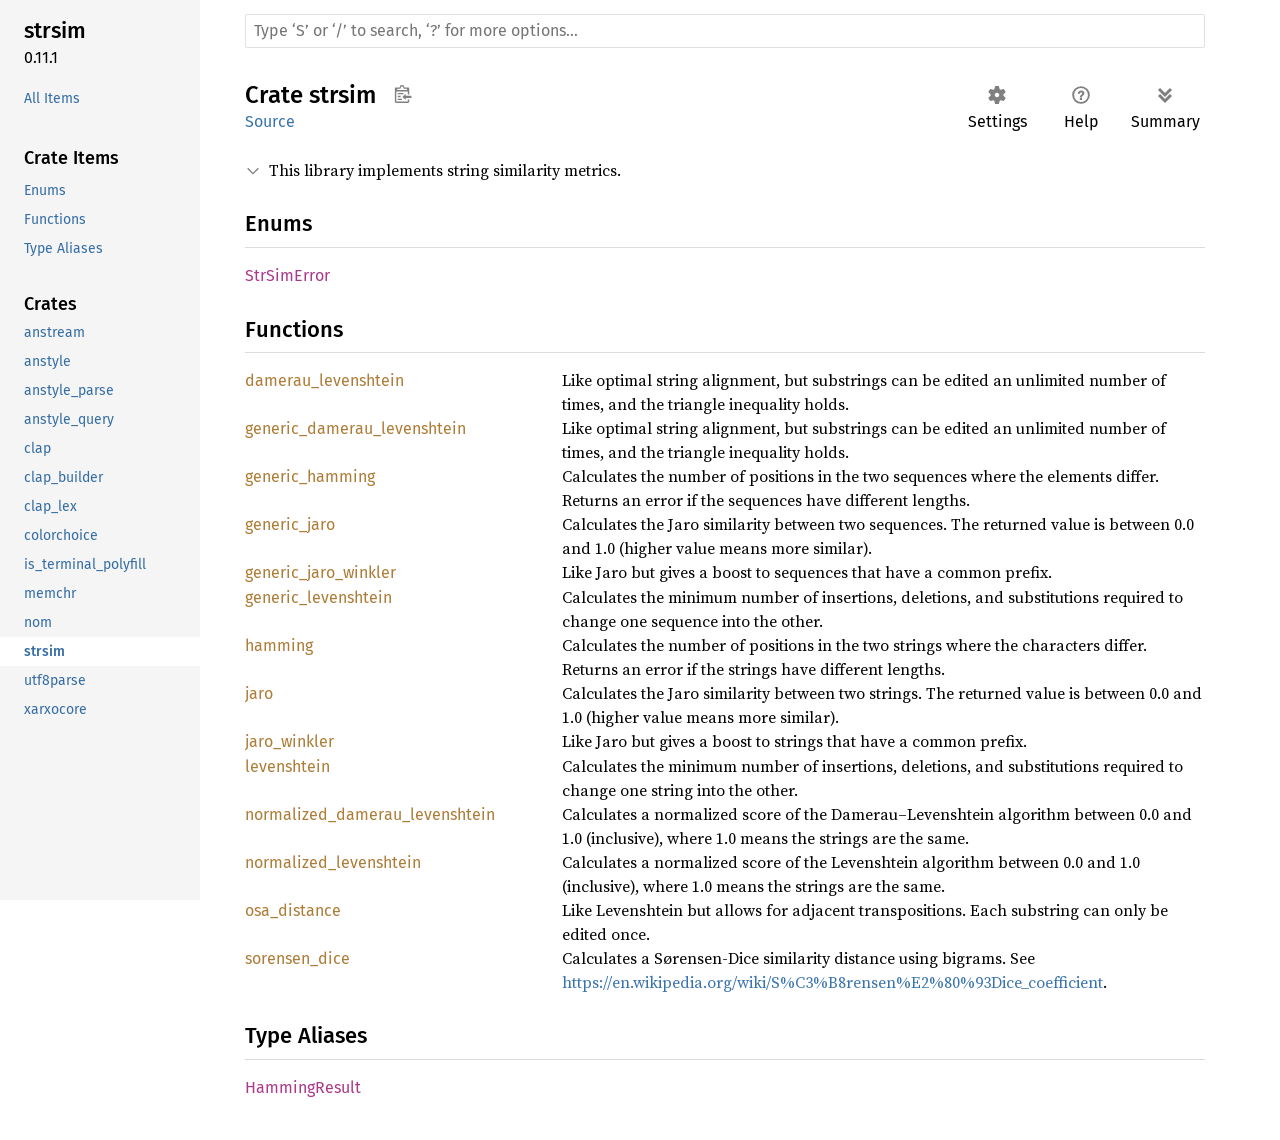
<file: strsim/index.html>
<!DOCTYPE html><html lang="en"><head><meta charset="utf-8"><meta name="viewport" content="width=device-width, initial-scale=1.0"><meta name="generator" content="rustdoc"><meta name="description" content="This library implements string similarity metrics."><title>strsim - Rust</title><script>if(window.location.protocol!=="file:")document.head.insertAdjacentHTML("beforeend","SourceSerif4-Regular-6b053e98.ttf.woff2,FiraSans-Italic-81dc35de.woff2,FiraSans-Regular-0fe48ade.woff2,FiraSans-MediumItalic-ccf7e434.woff2,FiraSans-Medium-e1aa3f0a.woff2,SourceCodePro-Regular-8badfe75.ttf.woff2,SourceCodePro-Semibold-aa29a496.ttf.woff2".split(",").map(f=>`<link rel="preload" as="font" type="font/woff2" crossorigin href="../static.files/${f}">`).join(""))</script><link rel="stylesheet" href="../static.files/normalize-9960930a.css"><link rel="stylesheet" href="../static.files/rustdoc-1a91846b.css"><meta name="rustdoc-vars" data-root-path="../" data-static-root-path="../static.files/" data-current-crate="strsim" data-themes="" data-resource-suffix="" data-rustdoc-version="1.88.0 (6b00bc388 2025-06-23)" data-channel="1.88.0" data-search-js="search-f7877310.js" data-settings-js="settings-5514c975.js" ><script src="../static.files/storage-4e99c027.js"></script><script defer src="../crates.js"></script><script defer src="../static.files/main-7ef8a74a.js"></script><noscript><link rel="stylesheet" href="../static.files/noscript-893ab5e7.css"></noscript><link rel="alternate icon" type="image/png" href="../static.files/favicon-32x32-6580c154.png"><link rel="icon" type="image/svg+xml" href="../static.files/favicon-044be391.svg"></head><body class="rustdoc mod crate"><!--[if lte IE 11]><div class="warning">This old browser is unsupported and will most likely display funky things.</div><![endif]--><nav class="mobile-topbar"><button class="sidebar-menu-toggle" title="show sidebar"></button></nav><nav class="sidebar"><div class="sidebar-crate"><h2><a href="../strsim/index.html">strsim</a><span class="version">0.11.1</span></h2></div><div class="sidebar-elems"><ul class="block"><li><a id="all-types" href="all.html">All Items</a></li></ul><section id="rustdoc-toc"><h3><a href="#enums">Crate Items</a></h3><ul class="block"><li><a href="#enums" title="Enums">Enums</a></li><li><a href="#functions" title="Functions">Functions</a></li><li><a href="#types" title="Type Aliases">Type Aliases</a></li></ul></section><div id="rustdoc-modnav"></div></div></nav><div class="sidebar-resizer"></div><main><div class="width-limiter"><rustdoc-search></rustdoc-search><section id="main-content" class="content"><div class="main-heading"><h1>Crate <span>strsim</span><button id="copy-path" title="Copy item path to clipboard">Copy item path</button></h1><rustdoc-toolbar></rustdoc-toolbar><span class="sub-heading"><a class="src" href="../src/strsim/lib.rs.html#1-1307">Source</a> </span></div><details class="toggle top-doc" open><summary class="hideme"><span>Expand description</span></summary><div class="docblock"><p>This library implements string similarity metrics.</p>
</div></details><h2 id="enums" class="section-header">Enums<a href="#enums" class="anchor">§</a></h2><dl class="item-table"><dt><a class="enum" href="enum.StrSimError.html" title="enum strsim::StrSimError">StrSim<wbr>Error</a></dt></dl><h2 id="functions" class="section-header">Functions<a href="#functions" class="anchor">§</a></h2><dl class="item-table"><dt><a class="fn" href="fn.damerau_levenshtein.html" title="fn strsim::damerau_levenshtein">damerau_<wbr>levenshtein</a></dt><dd>Like optimal string alignment, but substrings can be edited an unlimited
number of times, and the triangle inequality holds.</dd><dt><a class="fn" href="fn.generic_damerau_levenshtein.html" title="fn strsim::generic_damerau_levenshtein">generic_<wbr>damerau_<wbr>levenshtein</a></dt><dd>Like optimal string alignment, but substrings can be edited an unlimited
number of times, and the triangle inequality holds.</dd><dt><a class="fn" href="fn.generic_hamming.html" title="fn strsim::generic_hamming">generic_<wbr>hamming</a></dt><dd>Calculates the number of positions in the two sequences where the elements
differ. Returns an error if the sequences have different lengths.</dd><dt><a class="fn" href="fn.generic_jaro.html" title="fn strsim::generic_jaro">generic_<wbr>jaro</a></dt><dd>Calculates the Jaro similarity between two sequences. The returned value
is between 0.0 and 1.0 (higher value means more similar).</dd><dt><a class="fn" href="fn.generic_jaro_winkler.html" title="fn strsim::generic_jaro_winkler">generic_<wbr>jaro_<wbr>winkler</a></dt><dd>Like Jaro but gives a boost to sequences that have a common prefix.</dd><dt><a class="fn" href="fn.generic_levenshtein.html" title="fn strsim::generic_levenshtein">generic_<wbr>levenshtein</a></dt><dd>Calculates the minimum number of insertions, deletions, and substitutions
required to change one sequence into the other.</dd><dt><a class="fn" href="fn.hamming.html" title="fn strsim::hamming">hamming</a></dt><dd>Calculates the number of positions in the two strings where the characters
differ. Returns an error if the strings have different lengths.</dd><dt><a class="fn" href="fn.jaro.html" title="fn strsim::jaro">jaro</a></dt><dd>Calculates the Jaro similarity between two strings. The returned value
is between 0.0 and 1.0 (higher value means more similar).</dd><dt><a class="fn" href="fn.jaro_winkler.html" title="fn strsim::jaro_winkler">jaro_<wbr>winkler</a></dt><dd>Like Jaro but gives a boost to strings that have a common prefix.</dd><dt><a class="fn" href="fn.levenshtein.html" title="fn strsim::levenshtein">levenshtein</a></dt><dd>Calculates the minimum number of insertions, deletions, and substitutions
required to change one string into the other.</dd><dt><a class="fn" href="fn.normalized_damerau_levenshtein.html" title="fn strsim::normalized_damerau_levenshtein">normalized_<wbr>damerau_<wbr>levenshtein</a></dt><dd>Calculates a normalized score of the Damerau–Levenshtein algorithm between
0.0 and 1.0 (inclusive), where 1.0 means the strings are the same.</dd><dt><a class="fn" href="fn.normalized_levenshtein.html" title="fn strsim::normalized_levenshtein">normalized_<wbr>levenshtein</a></dt><dd>Calculates a normalized score of the Levenshtein algorithm between 0.0 and
1.0 (inclusive), where 1.0 means the strings are the same.</dd><dt><a class="fn" href="fn.osa_distance.html" title="fn strsim::osa_distance">osa_<wbr>distance</a></dt><dd>Like Levenshtein but allows for adjacent transpositions. Each substring can
only be edited once.</dd><dt><a class="fn" href="fn.sorensen_dice.html" title="fn strsim::sorensen_dice">sorensen_<wbr>dice</a></dt><dd>Calculates a Sørensen-Dice similarity distance using bigrams.
See <a href="https://en.wikipedia.org/wiki/S%C3%B8rensen%E2%80%93Dice_coefficient">https://en.wikipedia.org/wiki/S%C3%B8rensen%E2%80%93Dice_coefficient</a>.</dd></dl><h2 id="types" class="section-header">Type Aliases<a href="#types" class="anchor">§</a></h2><dl class="item-table"><dt><a class="type" href="type.HammingResult.html" title="type strsim::HammingResult">Hamming<wbr>Result</a></dt></dl></section></div></main></body></html>
</file>
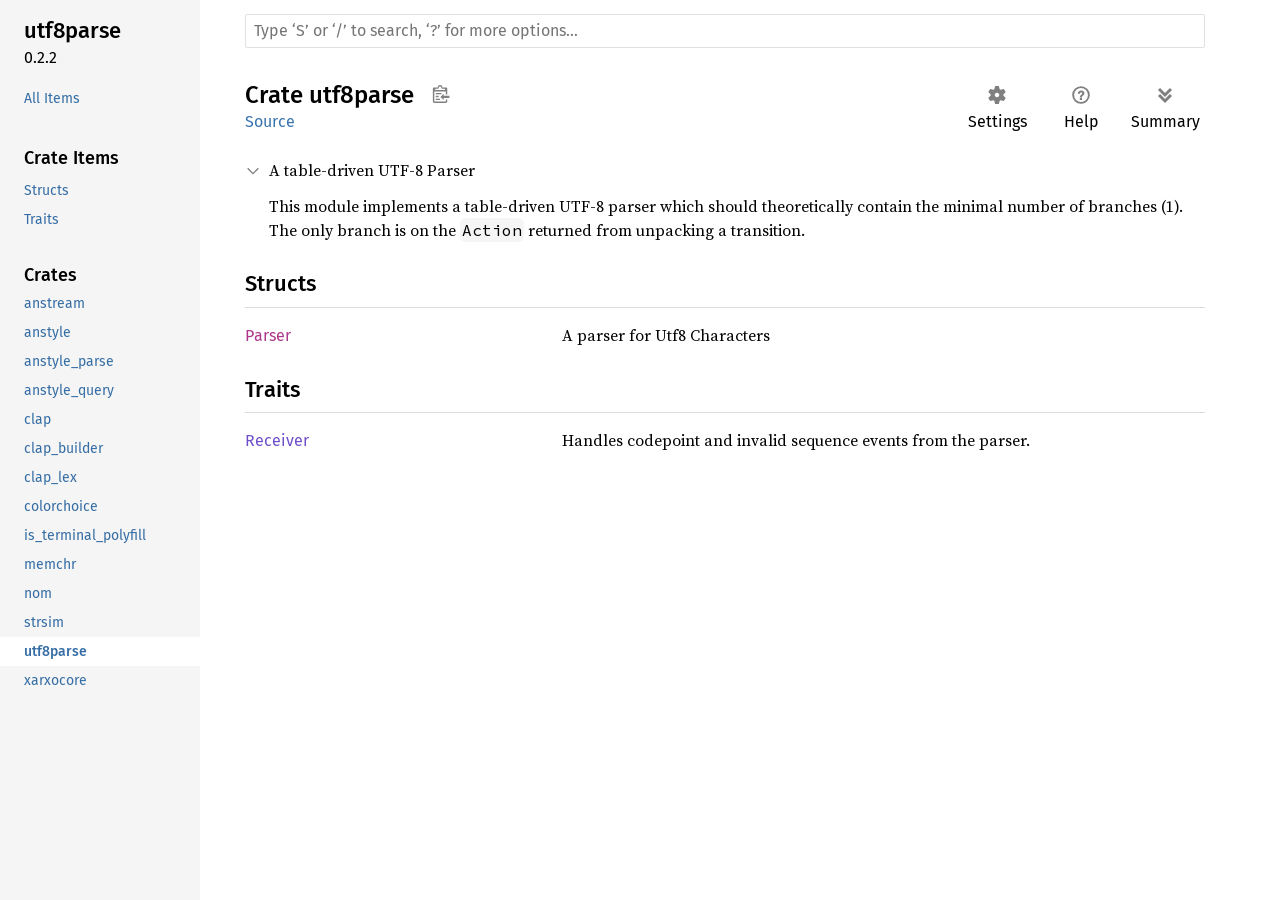
<file: utf8parse/index.html>
<!DOCTYPE html><html lang="en"><head><meta charset="utf-8"><meta name="viewport" content="width=device-width, initial-scale=1.0"><meta name="generator" content="rustdoc"><meta name="description" content="A table-driven UTF-8 Parser"><title>utf8parse - Rust</title><script>if(window.location.protocol!=="file:")document.head.insertAdjacentHTML("beforeend","SourceSerif4-Regular-6b053e98.ttf.woff2,FiraSans-Italic-81dc35de.woff2,FiraSans-Regular-0fe48ade.woff2,FiraSans-MediumItalic-ccf7e434.woff2,FiraSans-Medium-e1aa3f0a.woff2,SourceCodePro-Regular-8badfe75.ttf.woff2,SourceCodePro-Semibold-aa29a496.ttf.woff2".split(",").map(f=>`<link rel="preload" as="font" type="font/woff2" crossorigin href="../static.files/${f}">`).join(""))</script><link rel="stylesheet" href="../static.files/normalize-9960930a.css"><link rel="stylesheet" href="../static.files/rustdoc-1a91846b.css"><meta name="rustdoc-vars" data-root-path="../" data-static-root-path="../static.files/" data-current-crate="utf8parse" data-themes="" data-resource-suffix="" data-rustdoc-version="1.88.0 (6b00bc388 2025-06-23)" data-channel="1.88.0" data-search-js="search-f7877310.js" data-settings-js="settings-5514c975.js" ><script src="../static.files/storage-4e99c027.js"></script><script defer src="../crates.js"></script><script defer src="../static.files/main-7ef8a74a.js"></script><noscript><link rel="stylesheet" href="../static.files/noscript-893ab5e7.css"></noscript><link rel="alternate icon" type="image/png" href="../static.files/favicon-32x32-6580c154.png"><link rel="icon" type="image/svg+xml" href="../static.files/favicon-044be391.svg"></head><body class="rustdoc mod crate"><!--[if lte IE 11]><div class="warning">This old browser is unsupported and will most likely display funky things.</div><![endif]--><nav class="mobile-topbar"><button class="sidebar-menu-toggle" title="show sidebar"></button></nav><nav class="sidebar"><div class="sidebar-crate"><h2><a href="../utf8parse/index.html">utf8parse</a><span class="version">0.2.2</span></h2></div><div class="sidebar-elems"><ul class="block"><li><a id="all-types" href="all.html">All Items</a></li></ul><section id="rustdoc-toc"><h3><a href="#structs">Crate Items</a></h3><ul class="block"><li><a href="#structs" title="Structs">Structs</a></li><li><a href="#traits" title="Traits">Traits</a></li></ul></section><div id="rustdoc-modnav"></div></div></nav><div class="sidebar-resizer"></div><main><div class="width-limiter"><rustdoc-search></rustdoc-search><section id="main-content" class="content"><div class="main-heading"><h1>Crate <span>utf8parse</span><button id="copy-path" title="Copy item path to clipboard">Copy item path</button></h1><rustdoc-toolbar></rustdoc-toolbar><span class="sub-heading"><a class="src" href="../src/utf8parse/lib.rs.html#1-132">Source</a> </span></div><details class="toggle top-doc" open><summary class="hideme"><span>Expand description</span></summary><div class="docblock"><p>A table-driven UTF-8 Parser</p>
<p>This module implements a table-driven UTF-8 parser which should
theoretically contain the minimal number of branches (1). The only branch is
on the <code>Action</code> returned from unpacking a transition.</p>
</div></details><h2 id="structs" class="section-header">Structs<a href="#structs" class="anchor">§</a></h2><dl class="item-table"><dt><a class="struct" href="struct.Parser.html" title="struct utf8parse::Parser">Parser</a></dt><dd>A parser for Utf8 Characters</dd></dl><h2 id="traits" class="section-header">Traits<a href="#traits" class="anchor">§</a></h2><dl class="item-table"><dt><a class="trait" href="trait.Receiver.html" title="trait utf8parse::Receiver">Receiver</a></dt><dd>Handles codepoint and invalid sequence events from the parser.</dd></dl></section></div></main></body></html>
</file>
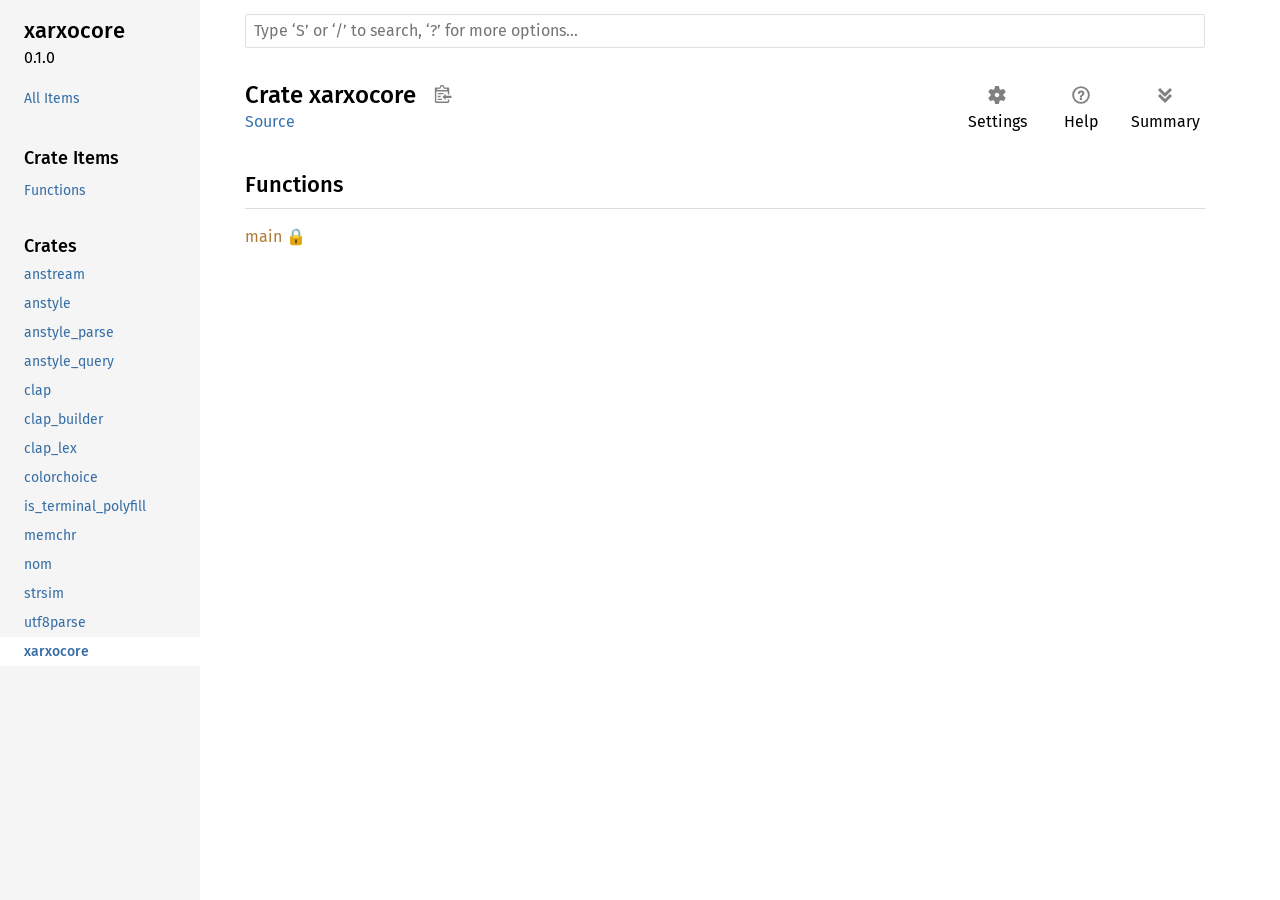
<file: xarxocore/index.html>
<!DOCTYPE html><html lang="en"><head><meta charset="utf-8"><meta name="viewport" content="width=device-width, initial-scale=1.0"><meta name="generator" content="rustdoc"><meta name="description" content="API documentation for the Rust `xarxocore` crate."><title>xarxocore - Rust</title><script>if(window.location.protocol!=="file:")document.head.insertAdjacentHTML("beforeend","SourceSerif4-Regular-6b053e98.ttf.woff2,FiraSans-Italic-81dc35de.woff2,FiraSans-Regular-0fe48ade.woff2,FiraSans-MediumItalic-ccf7e434.woff2,FiraSans-Medium-e1aa3f0a.woff2,SourceCodePro-Regular-8badfe75.ttf.woff2,SourceCodePro-Semibold-aa29a496.ttf.woff2".split(",").map(f=>`<link rel="preload" as="font" type="font/woff2" crossorigin href="../static.files/${f}">`).join(""))</script><link rel="stylesheet" href="../static.files/normalize-9960930a.css"><link rel="stylesheet" href="../static.files/rustdoc-1a91846b.css"><meta name="rustdoc-vars" data-root-path="../" data-static-root-path="../static.files/" data-current-crate="xarxocore" data-themes="" data-resource-suffix="" data-rustdoc-version="1.88.0 (6b00bc388 2025-06-23)" data-channel="1.88.0" data-search-js="search-f7877310.js" data-settings-js="settings-5514c975.js" ><script src="../static.files/storage-4e99c027.js"></script><script defer src="../crates.js"></script><script defer src="../static.files/main-7ef8a74a.js"></script><noscript><link rel="stylesheet" href="../static.files/noscript-893ab5e7.css"></noscript><link rel="alternate icon" type="image/png" href="../static.files/favicon-32x32-6580c154.png"><link rel="icon" type="image/svg+xml" href="../static.files/favicon-044be391.svg"></head><body class="rustdoc mod crate"><!--[if lte IE 11]><div class="warning">This old browser is unsupported and will most likely display funky things.</div><![endif]--><nav class="mobile-topbar"><button class="sidebar-menu-toggle" title="show sidebar"></button></nav><nav class="sidebar"><div class="sidebar-crate"><h2><a href="../xarxocore/index.html">xarxocore</a><span class="version">0.1.0</span></h2></div><div class="sidebar-elems"><ul class="block"><li><a id="all-types" href="all.html">All Items</a></li></ul><section id="rustdoc-toc"><h3><a href="#functions">Crate Items</a></h3><ul class="block"><li><a href="#functions" title="Functions">Functions</a></li></ul></section><div id="rustdoc-modnav"></div></div></nav><div class="sidebar-resizer"></div><main><div class="width-limiter"><rustdoc-search></rustdoc-search><section id="main-content" class="content"><div class="main-heading"><h1>Crate <span>xarxocore</span><button id="copy-path" title="Copy item path to clipboard">Copy item path</button></h1><rustdoc-toolbar></rustdoc-toolbar><span class="sub-heading"><a class="src" href="../src/xarxocore/main.rs.html#1-3">Source</a> </span></div><h2 id="functions" class="section-header">Functions<a href="#functions" class="anchor">§</a></h2><dl class="item-table"><dt><a class="fn" href="fn.main.html" title="fn xarxocore::main">main</a><span title="Restricted Visibility">&nbsp;🔒</span> </dt></dl></section></div></main></body></html>
</file>
<file: static.files/rustdoc-1a91846b.css>
:root{--nav-sub-mobile-padding:8px;--search-typename-width:6.75rem;--desktop-sidebar-width:200px;--src-sidebar-width:300px;--desktop-sidebar-z-index:100;--sidebar-elems-left-padding:24px;--clipboard-image:url('data:image/svg+xml,<svg width="19" height="18" viewBox="0 0 24 25" \
xmlns="http://www.w3.org/2000/svg" aria-label="Copy to clipboard">\
<path d="M18 20h2v3c0 1-1 2-2 2H2c-.998 0-2-1-2-2V5c0-.911.755-1.667 1.667-1.667h5A3.323 3.323 0 \
0110 0a3.323 3.323 0 013.333 3.333h5C19.245 3.333 20 4.09 20 5v8.333h-2V9H2v14h16v-3zM3 \
7h14c0-.911-.793-1.667-1.75-1.667H13.5c-.957 0-1.75-.755-1.75-1.666C11.75 2.755 10.957 2 10 \
2s-1.75.755-1.75 1.667c0 .911-.793 1.666-1.75 1.666H4.75C3.793 5.333 3 6.09 3 7z"/>\
<path d="M4 19h6v2H4zM12 11H4v2h8zM4 17h4v-2H4zM15 15v-3l-4.5 4.5L15 21v-3l8.027-.032L23 15z"/>\
</svg>');--copy-path-height:34px;--copy-path-width:33px;--checkmark-image:url('data:image/svg+xml,<svg viewBox="-1 -1 23 23" \
xmlns="http://www.w3.org/2000/svg" fill="black" height="18px">\
<g><path d="M9 19.414l-6.707-6.707 1.414-1.414L9 16.586 20.293 5.293l1.414 1.414"></path>\
</g></svg>');--button-left-margin:4px;--button-border-radius:2px;--toolbar-button-border-radius:6px;--code-block-border-radius:6px;--impl-items-indent:0.3em;--docblock-indent:24px;--font-family:"Source Serif 4",NanumBarunGothic,serif;--font-family-code:"Source Code Pro",monospace;--line-number-padding:4px;--line-number-right-margin:20px;--prev-arrow-image:url('data:image/svg+xml,<svg width="16" height="16" viewBox="0 0 16 16" \
	enable-background="new 0 0 16 16" xmlns="http://www.w3.org/2000/svg"><path fill="none" \
	d="M8,3l-4,5l4,5m-4,-5h10" stroke="black" stroke-width="2"/></svg>');--next-arrow-image:url('data:image/svg+xml,<svg width="16" height="16" viewBox="0 0 16 16" \
	enable-background="new 0 0 16 16" xmlns="http://www.w3.org/2000/svg"><path fill="none" \
	d="M8,3l4,5l-4,5m4,-5h-10" stroke="black" stroke-width="2"/></svg>');--expand-arrow-image:url('data:image/svg+xml,<svg width="16" height="16" viewBox="0 0 16 16" \
	enable-background="new 0 0 16 16" xmlns="http://www.w3.org/2000/svg"><path fill="none" \
	d="M3,10l4,4l4,-4m-4,4M3,7l4,-4l4,4" stroke="black" stroke-width="2"/></svg>');--collapse-arrow-image:url('data:image/svg+xml,<svg width="16" height="16" viewBox="0 0 16 16" \
	enable-background="new 0 0 16 16" xmlns="http://www.w3.org/2000/svg"><path fill="none" \
	d="M3,8l4,4l4,-4m-4,4M3,4l4,4l4,-4" stroke="black" stroke-width="2"/></svg>');--hamburger-image:url('data:image/svg+xml,<svg xmlns="http://www.w3.org/2000/svg" \
		viewBox="0 0 22 22" fill="none" stroke="black">\
		<path d="M3,5h16M3,11h16M3,17h16" stroke-width="2.75"/></svg>');}:root.sans-serif{--font-family:"Fira Sans",sans-serif;--font-family-code:"Fira Mono",monospace;}@font-face {font-family:'Fira Sans';font-style:normal;font-weight:400;src:local('Fira Sans'),url("FiraSans-Regular-0fe48ade.woff2") format("woff2");font-display:swap;}@font-face {font-family:'Fira Sans';font-style:italic;font-weight:400;src:local('Fira Sans Italic'),url("FiraSans-Italic-81dc35de.woff2") format("woff2");font-display:swap;}@font-face {font-family:'Fira Sans';font-style:normal;font-weight:500;src:local('Fira Sans Medium'),url("FiraSans-Medium-e1aa3f0a.woff2") format("woff2");font-display:swap;}@font-face {font-family:'Fira Sans';font-style:italic;font-weight:500;src:local('Fira Sans Medium Italic'),url("FiraSans-MediumItalic-ccf7e434.woff2") format("woff2");font-display:swap;}@font-face {font-family:'Fira Mono';font-style:normal;font-weight:400;src:local('Fira Mono'),url("FiraMono-Regular-87c26294.woff2") format("woff2");font-display:swap;}@font-face {font-family:'Fira Mono';font-style:normal;font-weight:500;src:local('Fira Mono Medium'),url("FiraMono-Medium-86f75c8c.woff2") format("woff2");font-display:swap;}@font-face {font-family:'Source Serif 4';font-style:normal;font-weight:400;src:local('Source Serif 4'),url("SourceSerif4-Regular-6b053e98.ttf.woff2") format("woff2");font-display:swap;}@font-face {font-family:'Source Serif 4';font-style:italic;font-weight:400;src:local('Source Serif 4 Italic'),url("SourceSerif4-It-ca3b17ed.ttf.woff2") format("woff2");font-display:swap;}@font-face {font-family:'Source Serif 4';font-style:normal;font-weight:500;src:local('Source Serif 4 Semibold'),url("SourceSerif4-Semibold-457a13ac.ttf.woff2") format("woff2");font-display:swap;}@font-face {font-family:'Source Serif 4';font-style:normal;font-weight:700;src:local('Source Serif 4 Bold'),url("SourceSerif4-Bold-6d4fd4c0.ttf.woff2") format("woff2");font-display:swap;}@font-face {font-family:'Source Code Pro';font-style:normal;font-weight:400;src:url("SourceCodePro-Regular-8badfe75.ttf.woff2") format("woff2");font-display:swap;}@font-face {font-family:'Source Code Pro';font-style:italic;font-weight:400;src:url("SourceCodePro-It-fc8b9304.ttf.woff2") format("woff2");font-display:swap;}@font-face {font-family:'Source Code Pro';font-style:normal;font-weight:600;src:url("SourceCodePro-Semibold-aa29a496.ttf.woff2") format("woff2");font-display:swap;}@font-face {font-family:'NanumBarunGothic';src:url("NanumBarunGothic-13b3dcba.ttf.woff2") format("woff2");font-display:swap;unicode-range:U+AC00-D7AF,U+1100-11FF,U+3130-318F,U+A960-A97F,U+D7B0-D7FF;}*{box-sizing:border-box;}body{font:1rem/1.5 var(--font-family);margin:0;position:relative;overflow-wrap:break-word;overflow-wrap:anywhere;font-feature-settings:"kern","liga";background-color:var(--main-background-color);color:var(--main-color);}h1{font-size:1.5rem;}h2{font-size:1.375rem;}h3{font-size:1.25rem;}h1,h2,h3,h4,h5,h6{font-weight:500;}h1,h2,h3,h4{margin:25px 0 15px 0;padding-bottom:6px;}.docblock h3,.docblock h4,h5,h6{margin:15px 0 5px 0;}.docblock>h2:first-child,.docblock>h3:first-child,.docblock>h4:first-child,.docblock>h5:first-child,.docblock>h6:first-child{margin-top:0;}.main-heading h1{margin:0;padding:0;grid-area:main-heading-h1;overflow-wrap:break-word;overflow-wrap:anywhere;}.main-heading{position:relative;display:grid;grid-template-areas:"main-heading-breadcrumbs main-heading-breadcrumbs" "main-heading-h1 main-heading-toolbar" "main-heading-sub-heading main-heading-toolbar";grid-template-columns:minmax(105px,1fr) minmax(0,max-content);grid-template-rows:minmax(25px,min-content) min-content min-content;padding-bottom:6px;margin-bottom:15px;}.rustdoc-breadcrumbs{grid-area:main-heading-breadcrumbs;line-height:1.25;padding-top:5px;position:relative;z-index:1;}.rustdoc-breadcrumbs a{padding:5px 0 7px;}.content h2,.top-doc .docblock>h3,.top-doc .docblock>h4{border-bottom:1px solid var(--headings-border-bottom-color);}h1,h2{line-height:1.25;padding-top:3px;padding-bottom:9px;}h3.code-header{font-size:1.125rem;}h4.code-header{font-size:1rem;}.code-header{font-weight:600;margin:0;padding:0;white-space:pre-wrap;}.structfield,.sub-variant-field{margin:0.6em 0;}#crate-search,h1,h2,h3,h4,h5,h6,.sidebar,.mobile-topbar,.search-input,.search-results .result-name,.item-table dt>a,.out-of-band,.sub-heading,span.since,a.src,rustdoc-toolbar,summary.hideme,.scraped-example-list,.rustdoc-breadcrumbs,ul.all-items{font-family:"Fira Sans",Arial,NanumBarunGothic,sans-serif;}#toggle-all-docs,a.anchor,.section-header a,#src-sidebar a,.rust a,.sidebar h2 a,.sidebar h3 a,.mobile-topbar h2 a,h1 a,.search-results a,.search-results li,.stab,.result-name i{color:var(--main-color);}span.enum,a.enum,span.struct,a.struct,span.union,a.union,span.primitive,a.primitive,span.type,a.type,span.foreigntype,a.foreigntype{color:var(--type-link-color);}span.trait,a.trait,span.traitalias,a.traitalias{color:var(--trait-link-color);}span.associatedtype,a.associatedtype,span.constant,a.constant,span.static,a.static{color:var(--assoc-item-link-color);}span.fn,a.fn,span.method,a.method,span.tymethod,a.tymethod{color:var(--function-link-color);}span.attr,a.attr,span.derive,a.derive,span.macro,a.macro{color:var(--macro-link-color);}span.mod,a.mod{color:var(--mod-link-color);}span.keyword,a.keyword{color:var(--keyword-link-color);}a{color:var(--link-color);text-decoration:none;}ol,ul{padding-left:24px;}ul ul,ol ul,ul ol,ol ol{margin-bottom:.625em;}p,.docblock>.warning{margin:0 0 .75em 0;}p:last-child,.docblock>.warning:last-child{margin:0;}button{padding:1px 6px;cursor:pointer;}button#toggle-all-docs{padding:0;background:none;border:none;-webkit-appearance:none;opacity:1;}.rustdoc{display:flex;flex-direction:row;flex-wrap:nowrap;}main{position:relative;flex-grow:1;padding:10px 15px 40px 45px;min-width:0;}.src main{padding:15px;}.width-limiter{max-width:960px;margin-right:auto;}details:not(.toggle) summary{margin-bottom:.6em;}code,pre,.code-header,.type-signature{font-family:var(--font-family-code);}.docblock code,.item-table dd code{border-radius:3px;padding:0 0.125em;}.docblock pre code,.item-table dd pre code{padding:0;}pre{padding:14px;line-height:1.5;}pre.item-decl{overflow-x:auto;}.item-decl .type-contents-toggle{contain:initial;}.src .content pre{padding:20px;padding-left:16px;}img{max-width:100%;}.logo-container{line-height:0;display:block;}.rust-logo{filter:var(--rust-logo-filter);}.sidebar{font-size:0.875rem;flex:0 0 var(--desktop-sidebar-width);width:var(--desktop-sidebar-width);overflow-y:scroll;overscroll-behavior:contain;position:sticky;height:100vh;top:0;left:0;z-index:var(--desktop-sidebar-z-index);}.rustdoc.src .sidebar{flex-basis:50px;width:50px;border-right:1px solid;overflow-x:hidden;overflow-y:hidden;}.hide-sidebar .sidebar,.hide-sidebar .sidebar-resizer{display:none;}.sidebar-resizer{touch-action:none;width:9px;cursor:col-resize;z-index:calc(var(--desktop-sidebar-z-index) + 1);position:fixed;height:100%;left:calc(var(--desktop-sidebar-width) + 1px);}.rustdoc.src .sidebar-resizer{left:49px;}.src-sidebar-expanded .src .sidebar-resizer{left:var(--src-sidebar-width);}.sidebar-resizing{-moz-user-select:none;-webkit-user-select:none;-ms-user-select:none;user-select:none;}.sidebar-resizing *{cursor:col-resize !important;}.sidebar-resizing .sidebar{position:fixed;}.sidebar-resizing>body{padding-left:var(--resizing-sidebar-width);}.sidebar-resizer:hover,.sidebar-resizer:active,.sidebar-resizer:focus,.sidebar-resizer.active{width:10px;margin:0;left:var(--desktop-sidebar-width);border-left:solid 1px var(--sidebar-resizer-hover);}.src-sidebar-expanded .rustdoc.src .sidebar-resizer:hover,.src-sidebar-expanded .rustdoc.src .sidebar-resizer:active,.src-sidebar-expanded .rustdoc.src .sidebar-resizer:focus,.src-sidebar-expanded .rustdoc.src .sidebar-resizer.active{left:calc(var(--src-sidebar-width) - 1px);}@media (pointer:coarse){.sidebar-resizer{display:none !important;}}.sidebar-resizer.active{padding:0 140px;width:2px;margin-left:-140px;border-left:none;}.sidebar-resizer.active::before{border-left:solid 2px var(--sidebar-resizer-active);display:block;height:100%;content:"";}.sidebar,.mobile-topbar,.sidebar-menu-toggle,#src-sidebar{background-color:var(--sidebar-background-color);}.src .sidebar>*{visibility:hidden;}.src-sidebar-expanded .src .sidebar{overflow-y:auto;flex-basis:var(--src-sidebar-width);width:var(--src-sidebar-width);}.src-sidebar-expanded .src .sidebar>*{visibility:visible;}#all-types{margin-top:1em;}*{scrollbar-width:initial;scrollbar-color:var(--scrollbar-color);}.sidebar{scrollbar-width:thin;scrollbar-color:var(--scrollbar-color);}::-webkit-scrollbar{width:12px;}.sidebar::-webkit-scrollbar{width:8px;}::-webkit-scrollbar-track{-webkit-box-shadow:inset 0;background-color:var(--scrollbar-track-background-color);}.sidebar::-webkit-scrollbar-track{background-color:var(--scrollbar-track-background-color);}::-webkit-scrollbar-thumb,.sidebar::-webkit-scrollbar-thumb{background-color:var(--scrollbar-thumb-background-color);}.hidden{display:none !important;}.logo-container>img{height:48px;width:48px;}ul.block,.block li,.block ul{padding:0;margin:0;list-style:none;}.block ul a{padding-left:1rem;}.sidebar-elems a,.sidebar>h2 a{display:block;padding:0.25rem;margin-right:0.25rem;border-left:solid var(--sidebar-elems-left-padding) transparent;margin-left:calc(-0.25rem - var(--sidebar-elems-left-padding));background-clip:border-box;}.hide-toc #rustdoc-toc,.hide-toc .in-crate{display:none;}.hide-modnav #rustdoc-modnav{display:none;}.sidebar h2{text-wrap:balance;overflow-wrap:anywhere;padding:0;margin:0.7rem 0;}.sidebar h3{text-wrap:balance;overflow-wrap:anywhere;font-size:1.125rem;padding:0;margin:0;}.sidebar-elems,.sidebar>.version,.sidebar>h2{padding-left:var(--sidebar-elems-left-padding);}.sidebar a{color:var(--sidebar-link-color);}.sidebar .current,.sidebar .current a,.sidebar-crate a.logo-container:hover+h2 a,.sidebar a:hover:not(.logo-container){background-color:var(--sidebar-current-link-background-color);}.sidebar-elems .block{margin-bottom:2em;}.sidebar-elems .block li a{white-space:nowrap;text-overflow:ellipsis;overflow:hidden;}.sidebar-crate{display:flex;align-items:center;justify-content:center;margin:14px 32px 1rem;row-gap:10px;column-gap:32px;flex-wrap:wrap;}.sidebar-crate h2{flex-grow:1;margin:0 -8px;align-self:start;}.sidebar-crate .logo-container{margin:0 calc(-16px - var(--sidebar-elems-left-padding));padding:0 var(--sidebar-elems-left-padding);text-align:center;}.sidebar-crate .logo-container img{margin-top:-16px;border-top:solid 16px transparent;box-sizing:content-box;position:relative;background-clip:border-box;z-index:1;}.sidebar-crate h2 a{display:block;border-left:solid var(--sidebar-elems-left-padding) transparent;background-clip:border-box;margin:0 calc(-24px + 0.25rem) 0 calc(-0.2rem - var(--sidebar-elems-left-padding));padding:calc((16px - 0.57rem ) / 2 ) 0.25rem;padding-left:0.2rem;}.sidebar-crate h2 .version{display:block;font-weight:normal;font-size:1rem;overflow-wrap:break-word;}.sidebar-crate+.version{margin-top:-1rem;margin-bottom:1rem;}.mobile-topbar{display:none;}.rustdoc .example-wrap{display:flex;position:relative;margin-bottom:10px;}.rustdoc .example-wrap>pre,.rustdoc .scraped-example .src-line-numbers,.rustdoc .scraped-example .src-line-numbers>pre{border-radius:6px;}.rustdoc .scraped-example{position:relative;}.rustdoc .example-wrap:last-child{margin-bottom:0px;}.rustdoc .example-wrap pre{margin:0;flex-grow:1;}.scraped-example:not(.expanded) .example-wrap{max-height:calc(1.5em * 5 + 10px);}.more-scraped-examples .scraped-example:not(.expanded) .example-wrap{max-height:calc(1.5em * 10 + 10px);}.rustdoc:not(.src) .scraped-example:not(.expanded) .src-line-numbers,.rustdoc:not(.src) .scraped-example:not(.expanded) .src-line-numbers>pre,.rustdoc:not(.src) .scraped-example:not(.expanded) pre.rust{padding-bottom:0;overflow:auto hidden;}.rustdoc:not(.src) .scraped-example .src-line-numbers{padding-top:0;}.rustdoc:not(.src) .scraped-example.expanded .src-line-numbers{padding-bottom:0;}.rustdoc:not(.src) .example-wrap pre{overflow:auto;}.example-wrap.digits-1:not(.hide-lines) [data-nosnippet]{width:calc(1ch + var(--line-number-padding) * 2);}.example-wrap.digits-2:not(.hide-lines) [data-nosnippet]{width:calc(2ch + var(--line-number-padding) * 2);}.example-wrap.digits-3:not(.hide-lines) [data-nosnippet]{width:calc(3ch + var(--line-number-padding) * 2);}.example-wrap.digits-4:not(.hide-lines) [data-nosnippet]{width:calc(4ch + var(--line-number-padding) * 2);}.example-wrap.digits-5:not(.hide-lines) [data-nosnippet]{width:calc(5ch + var(--line-number-padding) * 2);}.example-wrap.digits-6:not(.hide-lines) [data-nosnippet]{width:calc(6ch + var(--line-number-padding) * 2);}.example-wrap.digits-7:not(.hide-lines) [data-nosnippet]{width:calc(7ch + var(--line-number-padding) * 2);}.example-wrap.digits-8:not(.hide-lines) [data-nosnippet]{width:calc(8ch + var(--line-number-padding) * 2);}.example-wrap.digits-9:not(.hide-lines) [data-nosnippet]{width:calc(9ch + var(--line-number-padding) * 2);}.example-wrap [data-nosnippet]{color:var(--src-line-numbers-span-color);text-align:right;display:inline-block;margin-right:var(--line-number-right-margin);-moz-user-select:none;-webkit-user-select:none;-ms-user-select:none;user-select:none;padding:0 var(--line-number-padding);}.example-wrap [data-nosnippet]:target{border-right:none;}.example-wrap .line-highlighted[data-nosnippet]{background-color:var(--src-line-number-highlighted-background-color);}:root.word-wrap-source-code .example-wrap [data-nosnippet]{position:absolute;left:0;}.word-wrap-source-code .example-wrap pre>code{position:relative;word-break:break-all;}:root.word-wrap-source-code .example-wrap pre>code{display:block;white-space:pre-wrap;}:root.word-wrap-source-code .example-wrap pre>code *{word-break:break-all;}:root.word-wrap-source-code .example-wrap.digits-1 pre>code{padding-left:calc(1ch + var(--line-number-padding) * 2 + var(--line-number-right-margin));}:root.word-wrap-source-code .example-wrap.digits-2 pre>code{padding-left:calc(2ch + var(--line-number-padding) * 2 + var(--line-number-right-margin));}:root.word-wrap-source-code .example-wrap.digits-3 pre>code{padding-left:calc(3ch + var(--line-number-padding) * 2 + var(--line-number-right-margin));}:root.word-wrap-source-code .example-wrap.digits-4 pre>code{padding-left:calc(4ch + var(--line-number-padding) * 2 + var(--line-number-right-margin));}:root.word-wrap-source-code .example-wrap.digits-5 pre>code{padding-left:calc(5ch + var(--line-number-padding) * 2 + var(--line-number-right-margin));}:root.word-wrap-source-code .example-wrap.digits-6 pre>code{padding-left:calc(6ch + var(--line-number-padding) * 2 + var(--line-number-right-margin));}:root.word-wrap-source-code .example-wrap.digits-7 pre>code{padding-left:calc(7ch + var(--line-number-padding) * 2 + var(--line-number-right-margin));}:root.word-wrap-source-code .example-wrap.digits-8 pre>code{padding-left:calc(8ch + var(--line-number-padding) * 2 + var(--line-number-right-margin));}:root.word-wrap-source-code .example-wrap.digits-9 pre>code{padding-left:calc(9ch + var(--line-number-padding) * 2 + var(--line-number-right-margin));}.example-wrap.hide-lines [data-nosnippet]{display:none;}.search-loading{text-align:center;}.item-table dd{overflow-wrap:break-word;overflow-wrap:anywhere;}.docblock :not(pre)>code,.item-table dd code{white-space:pre-wrap;}.top-doc .docblock h2{font-size:1.375rem;}.top-doc .docblock h3{font-size:1.25rem;}.top-doc .docblock h4,.top-doc .docblock h5{font-size:1.125rem;}.top-doc .docblock h6{font-size:1rem;}.docblock h5{font-size:1rem;}.docblock h6{font-size:0.875rem;}.docblock{margin-left:var(--docblock-indent);position:relative;}.docblock>:not(.more-examples-toggle):not(.example-wrap){max-width:100%;overflow-x:auto;}.sub-heading{font-size:1rem;flex-grow:0;grid-area:main-heading-sub-heading;line-height:1.25;padding-bottom:4px;}.main-heading rustdoc-toolbar,.main-heading .out-of-band{grid-area:main-heading-toolbar;}rustdoc-toolbar{display:flex;flex-direction:row;flex-wrap:nowrap;min-height:60px;}.docblock code,.item-table dd code,pre,.rustdoc.src .example-wrap,.example-wrap .src-line-numbers{background-color:var(--code-block-background-color);border-radius:var(--code-block-border-radius);text-decoration:inherit;}#main-content{position:relative;}.docblock table{margin:.5em 0;border-collapse:collapse;}.docblock table td,.docblock table th{padding:.5em;border:1px solid var(--border-color);}.docblock table tbody tr:nth-child(2n){background:var(--table-alt-row-background-color);}.docblock .stab,.item-table dd .stab,.docblock p code{display:inline-block;}.docblock li{margin-bottom:.4em;}.docblock li p:not(:last-child){margin-bottom:.3em;}div.where{white-space:pre-wrap;font-size:0.875rem;}.item-info{display:block;margin-left:var(--docblock-indent);}.impl-items>.item-info{margin-left:calc(var(--docblock-indent) + var(--impl-items-indent));}.item-info code{font-size:0.875rem;}#main-content>.item-info{margin-left:0;}nav.sub{flex-grow:1;flex-flow:row nowrap;margin:4px 0 0 0;display:flex;align-items:center;}.search-form{position:relative;display:flex;height:34px;flex-grow:1;margin-bottom:4px;}.src nav.sub{margin:0 0 -10px 0;}.section-header{display:block;position:relative;}.section-header:hover>.anchor,.impl:hover>.anchor,.trait-impl:hover>.anchor,.variant:hover>.anchor{display:initial;}.anchor{display:none;position:absolute;left:-0.5em;background:none !important;}.anchor.field{left:-5px;}.section-header>.anchor{left:-15px;padding-right:8px;}h2.section-header>.anchor{padding-right:6px;}a.doc-anchor{color:var(--main-color);display:none;position:absolute;left:-17px;padding-right:10px;padding-left:3px;}*:hover>.doc-anchor{display:block;}.top-doc>.docblock>*:first-child>.doc-anchor{display:none !important;}.main-heading a:hover,.example-wrap .rust a:hover:not([data-nosnippet]),.all-items a:hover,.docblock a:not(.scrape-help):not(.tooltip):hover:not(.doc-anchor),.item-table dd a:not(.scrape-help):not(.tooltip):hover,.item-info a{text-decoration:underline;}.crate.block li.current a{font-weight:500;}table,.item-table{overflow-wrap:break-word;}.item-table{padding:0;margin:0;width:100%;}.item-table>dt{padding-right:1.25rem;}.item-table>dd{margin-inline-start:0;margin-left:0;}.search-results-title{margin-top:0;white-space:nowrap;display:flex;align-items:baseline;}.search-results-title+.sub-heading{color:var(--main-color);display:flex;align-items:baseline;white-space:nowrap;}#crate-search-div{position:relative;min-width:0;}#crate-search{padding:0 23px 0 4px;max-width:100%;text-overflow:ellipsis;border:1px solid var(--border-color);border-radius:4px;outline:none;cursor:pointer;-moz-appearance:none;-webkit-appearance:none;text-indent:0.01px;background-color:var(--main-background-color);color:inherit;line-height:1.5;font-weight:500;}#crate-search:hover,#crate-search:focus{border-color:var(--crate-search-hover-border);}#crate-search-div::after{pointer-events:none;width:100%;height:100%;position:absolute;top:0;left:0;content:"";background-repeat:no-repeat;background-size:20px;background-position:calc(100% - 2px) 56%;background-image:url('data:image/svg+xml,<svg xmlns="http://www.w3.org/2000/svg" \
	width="128" height="128" viewBox="-30 -20 176 176"><path d="M111,40.5L64,87.499L17,40.5" \
	fill="none" stroke="black" strike-linecap="square" stroke-miterlimit="10" stroke-width="12"/> \
	</svg>');filter:var(--crate-search-div-filter);}#crate-search-div:hover::after,#crate-search-div:focus-within::after{filter:var(--crate-search-div-hover-filter);}#crate-search>option{font-size:1rem;}.search-input{-webkit-appearance:none;outline:none;border:1px solid var(--border-color);border-radius:2px;padding:8px;font-size:1rem;flex-grow:1;background-color:var(--button-background-color);color:var(--search-color);}.search-input:focus{border-color:var(--search-input-focused-border-color);}.search-results{display:none;}.search-results.active{display:block;margin:0;padding:0;}.search-results>a{display:grid;grid-template-areas:"search-result-name search-result-desc" "search-result-type-signature search-result-type-signature";grid-template-columns:.6fr .4fr;margin-left:2px;margin-right:2px;border-bottom:1px solid var(--search-result-border-color);column-gap:1em;}.search-results>a>div.desc{white-space:nowrap;text-overflow:ellipsis;overflow:hidden;grid-area:search-result-desc;}.search-results a:hover,.search-results a:focus{background-color:var(--search-result-link-focus-background-color);}.search-results .result-name{display:flex;align-items:center;justify-content:start;grid-area:search-result-name;}.search-results .result-name .alias{color:var(--search-results-alias-color);}.search-results .result-name .grey{color:var(--search-results-grey-color);}.search-results .result-name .typename{color:var(--search-results-grey-color);font-size:0.875rem;width:var(--search-typename-width);}.search-results .result-name .path{word-break:break-all;max-width:calc(100% - var(--search-typename-width));display:inline-block;}.search-results .result-name .path>*{display:inline;}.search-results .type-signature{grid-area:search-result-type-signature;white-space:pre-wrap;}.popover{position:absolute;top:100%;right:0;z-index:calc(var(--desktop-sidebar-z-index) + 1);margin-top:7px;border-radius:3px;border:1px solid var(--border-color);background-color:var(--main-background-color);color:var(--main-color);--popover-arrow-offset:11px;}.popover::before{content:'';position:absolute;right:var(--popover-arrow-offset);border:solid var(--border-color);border-width:1px 1px 0 0;background-color:var(--main-background-color);padding:4px;transform:rotate(-45deg);top:-5px;}.setting-line{margin:1.2em 0.6em;}.setting-radio input,.setting-check input{margin-right:0.3em;height:1.2rem;width:1.2rem;border:2px solid var(--settings-input-border-color);outline:none;-webkit-appearance:none;cursor:pointer;}.setting-radio input{border-radius:50%;}.setting-radio span,.setting-check span{padding-bottom:1px;}.setting-radio{margin-top:0.1em;margin-bottom:0.1em;min-width:3.8em;padding:0.3em;display:inline-flex;align-items:center;cursor:pointer;}.setting-radio+.setting-radio{margin-left:0.5em;}.setting-check{margin-right:20px;display:flex;align-items:center;cursor:pointer;}.setting-check input{flex-shrink:0;}.setting-radio input:checked{box-shadow:inset 0 0 0 3px var(--main-background-color);background-color:var(--settings-input-color);}.setting-check input:checked{background-color:var(--settings-input-color);border-width:1px;content:url('data:image/svg+xml,<svg xmlns="http://www.w3.org/2000/svg" viewBox="0 0 40 40">\
		<path d="M7,25L17,32L33,12" fill="none" stroke="black" stroke-width="5"/>\
		<path d="M7,23L17,30L33,10" fill="none" stroke="white" stroke-width="5"/></svg>');}.setting-radio input:focus,.setting-check input:focus{box-shadow:0 0 1px 1px var(--settings-input-color);}.setting-radio input:checked:focus{box-shadow:inset 0 0 0 3px var(--main-background-color),0 0 2px 2px var(--settings-input-color);}.setting-radio input:hover,.setting-check input:hover{border-color:var(--settings-input-color) !important;}#settings.popover{--popover-arrow-offset:202px;top:calc(100% - 16px);}#help.popover{max-width:600px;--popover-arrow-offset:118px;top:calc(100% - 16px);}#help dt{float:left;clear:left;margin-right:0.5rem;}#help dd{margin-bottom:0.5rem;}#help span.top,#help span.bottom{text-align:center;display:block;font-size:1.125rem;padding:0 0.5rem;text-wrap-style:balance;}#help span.top{margin:10px 0;border-bottom:1px solid var(--border-color);padding-bottom:4px;margin-bottom:6px;}#help span.bottom{clear:both;border-top:1px solid var(--border-color);}.side-by-side{display:flex;margin-bottom:20px;}.side-by-side>div{width:50%;padding:0 20px 0 17px;}.item-info .stab{display:block;padding:3px;margin-bottom:5px;}.item-table dt .stab{margin-left:0.3125em;}.stab{padding:0 2px;font-size:0.875rem;font-weight:normal;color:var(--main-color);background-color:var(--stab-background-color);width:fit-content;white-space:pre-wrap;border-radius:3px;display:inline;vertical-align:baseline;}.stab.portability>code{background:none;color:var(--stab-code-color);}.stab .emoji,.item-info .stab::before{font-size:1.25rem;}.stab .emoji{margin-right:0.3rem;}.item-info .stab::before{content:"\0";width:0;display:inline-block;color:transparent;}.emoji{text-shadow:1px 0 0 black,-1px 0 0 black,0 1px 0 black,0 -1px 0 black;}.since{font-weight:normal;font-size:initial;}.rightside{padding-left:12px;float:right;}.rightside:not(a),.out-of-band,.sub-heading,rustdoc-toolbar{color:var(--right-side-color);}pre.rust{tab-size:4;-moz-tab-size:4;}pre.rust .kw{color:var(--code-highlight-kw-color);}pre.rust .kw-2{color:var(--code-highlight-kw-2-color);}pre.rust .lifetime{color:var(--code-highlight-lifetime-color);}pre.rust .prelude-ty{color:var(--code-highlight-prelude-color);}pre.rust .prelude-val{color:var(--code-highlight-prelude-val-color);}pre.rust .string{color:var(--code-highlight-string-color);}pre.rust .number{color:var(--code-highlight-number-color);}pre.rust .bool-val{color:var(--code-highlight-literal-color);}pre.rust .self{color:var(--code-highlight-self-color);}pre.rust .attr{color:var(--code-highlight-attribute-color);}pre.rust .macro,pre.rust .macro-nonterminal{color:var(--code-highlight-macro-color);}pre.rust .question-mark{font-weight:bold;color:var(--code-highlight-question-mark-color);}pre.rust .comment{color:var(--code-highlight-comment-color);}pre.rust .doccomment{color:var(--code-highlight-doc-comment-color);}.rustdoc.src .example-wrap pre.rust a:not([data-nosnippet]){background:var(--codeblock-link-background);}.example-wrap.compile_fail,.example-wrap.should_panic{border-left:2px solid var(--codeblock-error-color);}.ignore.example-wrap{border-left:2px solid var(--codeblock-ignore-color);}.example-wrap.compile_fail:hover,.example-wrap.should_panic:hover{border-left:2px solid var(--codeblock-error-hover-color);}.example-wrap.ignore:hover{border-left:2px solid var(--codeblock-ignore-hover-color);}.example-wrap.compile_fail .tooltip,.example-wrap.should_panic .tooltip{color:var(--codeblock-error-color);}.example-wrap.ignore .tooltip{color:var(--codeblock-ignore-color);}.example-wrap.compile_fail:hover .tooltip,.example-wrap.should_panic:hover .tooltip{color:var(--codeblock-error-hover-color);}.example-wrap.ignore:hover .tooltip{color:var(--codeblock-ignore-hover-color);}.example-wrap .tooltip{position:absolute;display:block;left:-25px;top:5px;margin:0;line-height:1;}.example-wrap.compile_fail .tooltip,.example-wrap.should_panic .tooltip,.example-wrap.ignore .tooltip{font-weight:bold;font-size:1.25rem;}.content .docblock .warning{border-left:2px solid var(--warning-border-color);padding:14px;position:relative;overflow-x:visible !important;}.content .docblock .warning::before{color:var(--warning-border-color);content:"ⓘ";position:absolute;left:-25px;top:5px;font-weight:bold;font-size:1.25rem;}.top-doc>.docblock>.warning:first-child::before{top:20px;}.example-wrap>a.test-arrow,.example-wrap .button-holder{visibility:hidden;position:absolute;top:4px;right:4px;z-index:1;}a.test-arrow{height:var(--copy-path-height);padding:6px 4px 0 11px;}a.test-arrow::before{content:url('data:image/svg+xml,<svg viewBox="0 0 20 20" width="18" height="20" \
		xmlns="http://www.w3.org/2000/svg"><path d="M0 0l18 10-18 10z"/></svg>');}.example-wrap .button-holder{display:flex;}@media not (pointer:coarse){.example-wrap:hover>a.test-arrow,.example-wrap:hover>.button-holder{visibility:visible;}}.example-wrap .button-holder.keep-visible{visibility:visible;}.example-wrap .button-holder>*{background:var(--main-background-color);cursor:pointer;border-radius:var(--button-border-radius);height:var(--copy-path-height);width:var(--copy-path-width);border:0;color:var(--code-example-button-color);}.example-wrap .button-holder>*:hover{color:var(--code-example-button-hover-color);}.example-wrap .button-holder>*:not(:first-child){margin-left:var(--button-left-margin);}.example-wrap .button-holder .copy-button{padding:2px 0 0 4px;}.example-wrap .button-holder .copy-button::before,.example-wrap .test-arrow::before,.example-wrap .button-holder .prev::before,.example-wrap .button-holder .next::before,.example-wrap .button-holder .expand::before{filter:var(--copy-path-img-filter);}.example-wrap .button-holder .copy-button::before{content:var(--clipboard-image);}.example-wrap .button-holder .copy-button:hover::before,.example-wrap .test-arrow:hover::before{filter:var(--copy-path-img-hover-filter);}.example-wrap .button-holder .copy-button.clicked::before{content:var(--checkmark-image);padding-right:5px;}.example-wrap .button-holder .prev,.example-wrap .button-holder .next,.example-wrap .button-holder .expand{line-height:0px;}.example-wrap .button-holder .prev::before{content:var(--prev-arrow-image);}.example-wrap .button-holder .next::before{content:var(--next-arrow-image);}.example-wrap .button-holder .expand::before{content:var(--expand-arrow-image);}.example-wrap .button-holder .expand.collapse::before{content:var(--collapse-arrow-image);}.code-attribute{font-weight:300;color:var(--code-attribute-color);}.item-spacer{width:100%;height:12px;display:block;}.main-heading span.since::before{content:"Since ";}.sub-variant h4{font-size:1rem;font-weight:400;margin-top:0;margin-bottom:0;}.sub-variant{margin-left:24px;margin-bottom:40px;}.sub-variant>.sub-variant-field{margin-left:24px;}@keyframes targetfadein{from{background-color:var(--main-background-color);}10%{background-color:var(--target-border-color);}to{background-color:var(--target-background-color);}}:target:not([data-nosnippet]){background-color:var(--target-background-color);border-right:3px solid var(--target-border-color);}.code-header a.tooltip{color:inherit;margin-right:15px;position:relative;}.code-header a.tooltip:hover{color:var(--link-color);}a.tooltip:hover::after{position:absolute;top:calc(100% - 10px);left:-15px;right:-15px;height:20px;content:"\00a0";}@media not (prefers-reduced-motion){:target{animation:0.65s cubic-bezier(0,0,0.1,1.0) 0.1s targetfadein;}.fade-out{opacity:0;transition:opacity 0.45s cubic-bezier(0,0,0.1,1.0);}}.popover.tooltip .content{margin:0.25em 0.5em;}.popover.tooltip .content pre,.popover.tooltip .content code{background:transparent;margin:0;padding:0;font-size:1.25rem;white-space:pre-wrap;}.popover.tooltip .content>h3:first-child{margin:0 0 5px 0;}.search-failed{text-align:center;margin-top:20px;display:none;}.search-failed.active{display:block;}.search-failed>ul{text-align:left;max-width:570px;margin-left:auto;margin-right:auto;}#search-tabs{margin-top:0.25rem;display:flex;flex-direction:row;gap:1px;margin-bottom:4px;}#search-tabs button{text-align:center;font-size:1.125rem;border:0;border-top:2px solid;flex:1;line-height:1.5;color:inherit;}#search-tabs button:not(.selected){background-color:var(--search-tab-button-not-selected-background);border-top-color:var(--search-tab-button-not-selected-border-top-color);}#search-tabs button:hover,#search-tabs button.selected{background-color:var(--search-tab-button-selected-background);border-top-color:var(--search-tab-button-selected-border-top-color);}#search-tabs .count{font-size:1rem;font-variant-numeric:tabular-nums;color:var(--search-tab-title-count-color);}#search .error code{border-radius:3px;background-color:var(--search-error-code-background-color);}.search-corrections{font-weight:normal;}#src-sidebar{width:100%;overflow:auto;}#src-sidebar div.files>a:hover,details.dir-entry summary:hover,#src-sidebar div.files>a:focus,details.dir-entry summary:focus{background-color:var(--src-sidebar-background-hover);}#src-sidebar div.files>a.selected{background-color:var(--src-sidebar-background-selected);}.src-sidebar-title{position:sticky;top:0;display:flex;padding:8px 8px 0 48px;margin-bottom:7px;background:var(--sidebar-background-color);border-bottom:1px solid var(--border-color);}#settings-menu,#help-button,button#toggle-all-docs{margin-left:var(--button-left-margin);display:flex;line-height:1.25;min-width:14px;}#sidebar-button{display:none;line-height:0;}.hide-sidebar #sidebar-button,.src #sidebar-button{display:flex;margin-right:4px;position:fixed;height:34px;width:34px;}.hide-sidebar #sidebar-button{left:6px;background-color:var(--main-background-color);z-index:1;}.src #sidebar-button{left:8px;z-index:calc(var(--desktop-sidebar-z-index) + 1);}.hide-sidebar .src #sidebar-button{position:static;}#settings-menu>a,#help-button>a,#sidebar-button>a,button#toggle-all-docs{display:flex;align-items:center;justify-content:center;flex-direction:column;}#settings-menu>a,#help-button>a,button#toggle-all-docs{border:1px solid transparent;border-radius:var(--button-border-radius);color:var(--main-color);}#settings-menu>a,#help-button>a,button#toggle-all-docs{width:80px;border-radius:var(--toolbar-button-border-radius);}#settings-menu>a,#help-button>a{min-width:0;}#sidebar-button>a{background-color:var(--sidebar-background-color);width:33px;}#sidebar-button>a:hover,#sidebar-button>a:focus-visible{background-color:var(--main-background-color);}#settings-menu>a:hover,#settings-menu>a:focus-visible,#help-button>a:hover,#help-button>a:focus-visible,button#toggle-all-docs:hover,button#toggle-all-docs:focus-visible{border-color:var(--settings-button-border-focus);text-decoration:none;}#settings-menu>a::before{content:url('data:image/svg+xml,<svg width="18" height="18" viewBox="0 0 12 12" \
	enable-background="new 0 0 12 12" xmlns="http://www.w3.org/2000/svg">\
	<path d="M10.25,6c0-0.1243286-0.0261841-0.241333-0.0366211-0.362915l1.6077881-1.5545654l\
	-1.25-2.1650391  c0,0-1.2674561,0.3625488-2.1323853,0.6099854c-0.2034912-0.1431885-0.421875\
	-0.2639771-0.6494751-0.3701782L7.25,0h-2.5 c0,0-0.3214111,1.2857666-0.5393066,2.1572876\
	C3.9830933,2.2634888,3.7647095,2.3842773,3.5612183,2.5274658L1.428833,1.9174805 \
	l-1.25,2.1650391c0,0,0.9641113,0.9321899,1.6077881,1.5545654C1.7761841,5.758667,\
	1.75,5.8756714,1.75,6  s0.0261841,0.241333,0.0366211,0.362915L0.178833,7.9174805l1.25,\
	2.1650391l2.1323853-0.6099854  c0.2034912,0.1432495,0.421875,0.2639771,0.6494751,0.3701782\
	L4.75,12h2.5l0.5393066-2.1572876  c0.2276001-0.1062012,0.4459839-0.2269287,0.6494751\
	-0.3701782l2.1323853,0.6099854l1.25-2.1650391L10.2133789,6.362915  C10.2238159,6.241333,\
	10.25,6.1243286,10.25,6z M6,7.5C5.1715698,7.5,4.5,6.8284302,4.5,6S5.1715698,4.5,6,4.5S7.5\
	,5.1715698,7.5,6  S6.8284302,7.5,6,7.5z" fill="black"/></svg>');width:18px;height:18px;filter:var(--settings-menu-filter);}button#toggle-all-docs::before{content:url('data:image/svg+xml,<svg width="18" height="18" viewBox="0 0 12 12" \
	enable-background="new 0 0 12 12" xmlns="http://www.w3.org/2000/svg">\
	<path d="M2,2l4,4l4,-4M2,6l4,4l4,-4" stroke="black" fill="none" stroke-width="2px"/></svg>');width:18px;height:18px;filter:var(--settings-menu-filter);}button#toggle-all-docs.will-expand::before{content:url('data:image/svg+xml,<svg width="18" height="18" viewBox="0 0 12 12" \
	enable-background="new 0 0 12 12" xmlns="http://www.w3.org/2000/svg">\
	<path d="M2,5l4,-4l4,4M2,7l4,4l4,-4" stroke="black" fill="none" stroke-width="2px"/></svg>');}#help-button>a::before{content:url('data:image/svg+xml,<svg width="18" height="18" viewBox="0 0 12 12" \
	enable-background="new 0 0 12 12" xmlns="http://www.w3.org/2000/svg" fill="none">\
	<circle r="5.25" cx="6" cy="6" stroke-width="1.25" stroke="black"/>\
	<text x="6" y="7" style="font:8px sans-serif;font-weight:1000" text-anchor="middle" \
		dominant-baseline="middle" fill="black">?</text></svg>');width:18px;height:18px;filter:var(--settings-menu-filter);}button#toggle-all-docs::before,#help-button>a::before,#settings-menu>a::before{filter:var(--settings-menu-filter);margin:8px;}@media not (pointer:coarse){button#toggle-all-docs:hover::before,#help-button>a:hover::before,#settings-menu>a:hover::before{filter:var(--settings-menu-hover-filter);}}button[disabled]#toggle-all-docs{opacity:0.25;border:solid 1px var(--main-background-color);background-size:cover;}button[disabled]#toggle-all-docs:hover{border:solid 1px var(--main-background-color);cursor:not-allowed;}rustdoc-toolbar span.label{font-size:1rem;flex-grow:1;padding-bottom:4px;}#sidebar-button>a::before{content:url('data:image/svg+xml,<svg xmlns="http://www.w3.org/2000/svg" viewBox="0 0 22 22" \
		fill="none" stroke="black">\
		<rect x="1" y="1" width="20" height="20" ry="1.5" stroke-width="1.5" stroke="%23777"/>\
		<circle cx="4.375" cy="4.375" r="1" stroke-width=".75"/>\
		<path d="m7.6121 3v16 M5.375 7.625h-2 m2 3h-2 m2 3h-2" stroke-width="1.25"/></svg>');width:22px;height:22px;}#copy-path{color:var(--copy-path-button-color);background:var(--main-background-color);height:var(--copy-path-height);width:var(--copy-path-width);margin-left:10px;padding:0;padding-left:2px;border:0;font-size:0;}#copy-path::before{filter:var(--copy-path-img-filter);content:var(--clipboard-image);}#copy-path:hover::before{filter:var(--copy-path-img-hover-filter);}#copy-path.clicked::before{content:var(--checkmark-image);}@keyframes rotating{from{transform:rotate(0deg);}to{transform:rotate(360deg);}}#settings-menu.rotate>a img{animation:rotating 2s linear infinite;}kbd{display:inline-block;padding:3px 5px;font:15px monospace;line-height:10px;vertical-align:middle;border:solid 1px var(--border-color);border-radius:3px;color:var(--kbd-color);background-color:var(--kbd-background);box-shadow:inset 0 -1px 0 var(--kbd-box-shadow-color);}ul.all-items>li{list-style:none;}details.dir-entry{padding-left:4px;}details.dir-entry>summary{margin:0 0 0 -4px;padding:0 0 0 4px;cursor:pointer;}details.dir-entry div.folders,details.dir-entry div.files{padding-left:23px;}details.dir-entry a{display:block;}details.toggle{contain:layout;position:relative;}details.big-toggle{contain:inline-size;}details.toggle>summary.hideme{cursor:pointer;font-size:1rem;}details.toggle>summary{list-style:none;outline:none;}details.toggle>summary::-webkit-details-marker,details.toggle>summary::marker{display:none;}details.toggle>summary.hideme>span{margin-left:9px;}details.toggle>summary::before{background:url('data:image/svg+xml,<svg width="16" height="16" viewBox="0 0 12 12" \
	enable-background="new 0 0 12 12" xmlns="http://www.w3.org/2000/svg">\
	<path d="M4,2l4,4l-4,4" stroke="black" fill="none" stroke-width="1px"/></svg>');content:"";cursor:pointer;width:16px;height:16px;display:inline-block;vertical-align:middle;opacity:.5;filter:var(--toggle-filter);}details.toggle>summary.hideme>span,.more-examples-toggle summary,.more-examples-toggle .hide-more{color:var(--toggles-color);}details.toggle>summary::after{content:"Expand";overflow:hidden;width:0;height:0;position:absolute;}details.toggle>summary.hideme::after{content:"";}details.toggle>summary:focus::before,details.toggle>summary:hover::before{opacity:1;}details.toggle>summary:focus-visible::before{outline:1px dotted #000;outline-offset:1px;}details.non-exhaustive{margin-bottom:8px;}details.toggle>summary.hideme::before{position:relative;}details.toggle>summary:not(.hideme)::before{position:absolute;left:-24px;top:4px;}.impl-items>details.toggle>summary:not(.hideme)::before,#main-content>.methods>details.toggle>summary:not(.hideme)::before{position:absolute;left:-24px;}.impl-items>*:not(.item-info),.implementors-toggle>.docblock,#main-content>.methods>:not(.item-info),.impl>.item-info,.impl>.docblock,.impl+.docblock{margin-left:var(--impl-items-indent);}details.big-toggle>summary:not(.hideme)::before{left:-34px;top:9px;}details.toggle[open] >summary.hideme{position:absolute;}details.toggle[open] >summary.hideme>span{display:none;}details.toggle[open] >summary::before{background:url('data:image/svg+xml,<svg width="16" height="16" viewBox="0 0 12 12" \
	enable-background="new 0 0 12 12" xmlns="http://www.w3.org/2000/svg">\
	<path d="M2,4l4,4l4,-4" stroke="black" fill="none" stroke-width="1px"/></svg>');}details.toggle[open] >summary::after{content:"Collapse";}details.toggle:not([open])>summary .docblock{max-height:calc(1.5em + 0.75em);overflow-y:hidden;}details.toggle:not([open])>summary .docblock>:first-child{max-width:100%;overflow:hidden;width:fit-content;white-space:nowrap;position:relative;padding-right:1em;}details.toggle:not([open])>summary .docblock>:first-child::after{content:"…";position:absolute;right:0;top:0;bottom:0;z-index:1;background-color:var(--main-background-color);font:1rem/1.5 "Source Serif 4",NanumBarunGothic,serif;padding-left:0.2em;}details.toggle:not([open])>summary .docblock>div:first-child::after{padding-top:calc(1.5em + 0.75em - 1.2rem);}details.toggle>summary .docblock{margin-top:0.75em;}.docblock summary>*{display:inline-block;}.docblock>.example-wrap:first-child .tooltip{margin-top:16px;}.src #sidebar-button>a::before,.sidebar-menu-toggle::before{content:var(--hamburger-image);opacity:0.75;filter:var(--mobile-sidebar-menu-filter);}.sidebar-menu-toggle:hover::before,.sidebar-menu-toggle:active::before,.sidebar-menu-toggle:focus::before{opacity:1;}@media (max-width:850px){#search-tabs .count{display:block;}.side-by-side{flex-direction:column-reverse;}.side-by-side>div{width:auto;}}@media (max-width:700px){:root{--impl-items-indent:0.7em;}*[id]{scroll-margin-top:45px;}#copy-path{width:0;visibility:hidden;}rustdoc-toolbar span.label{display:none;}#settings-menu>a,#help-button>a,button#toggle-all-docs{width:33px;}#settings.popover{--popover-arrow-offset:86px;}#help.popover{--popover-arrow-offset:48px;}.rustdoc{display:block;}main{padding-left:15px;padding-top:0px;}.sidebar .logo-container,.sidebar .location,.sidebar-resizer{display:none;}.sidebar{position:fixed;top:45px;left:-1000px;z-index:11;height:calc(100vh - 45px);width:200px;}.src main,.rustdoc.src .sidebar{top:0;padding:0;height:100vh;border:0;}.src .search-form{margin-left:40px;}.src .main-heading{margin-left:8px;}.hide-sidebar .search-form{margin-left:32px;}.hide-sidebar .src .search-form{margin-left:0;}.sidebar.shown,.src-sidebar-expanded .src .sidebar,.rustdoc:not(.src) .sidebar:focus-within{left:0;}.mobile-topbar h2{padding-bottom:0;margin:auto 0.5em auto auto;overflow:hidden;font-size:24px;white-space:nowrap;text-overflow:ellipsis;}.mobile-topbar .logo-container>img{max-width:35px;max-height:35px;margin:5px 0 5px 20px;}.mobile-topbar{display:flex;flex-direction:row;position:sticky;z-index:10;font-size:2rem;height:45px;width:100%;left:0;top:0;}.hide-sidebar .mobile-topbar{display:none;}.sidebar-menu-toggle{width:45px;border:none;line-height:0;}.hide-sidebar .sidebar-menu-toggle{display:none;}.sidebar-elems{margin-top:1em;}.anchor{display:none !important;}#main-content>details.toggle>summary::before,#main-content>div>details.toggle>summary::before{left:-11px;}#sidebar-button>a::before{content:url('data:image/svg+xml,<svg xmlns="http://www.w3.org/2000/svg" \
			viewBox="0 0 22 22" fill="none" stroke="black">\
			<rect x="1" y="1" width="20" height="20" ry="1.5" stroke-width="1.5" stroke="%23777"/>\
			<circle cx="4.375" cy="4.375" r="1" stroke-width=".75"/>\
			<path d="m3 7.375h16m0-3h-4" stroke-width="1.25"/></svg>');width:22px;height:22px;}.sidebar-menu-toggle:hover{background:var(--main-background-color);}.search-results>a,.search-results>a>div{display:block;}.search-results>a{padding:5px 0px;}.search-results>a>div.desc,.item-table dd{padding-left:2em;}.search-results .result-name{display:block;}.search-results .result-name .typename{width:initial;margin-right:0;}.search-results .result-name .typename,.search-results .result-name .path{display:inline;}.src-sidebar-expanded .src .sidebar{position:fixed;max-width:100vw;width:100vw;}.src .src-sidebar-title{padding-top:0;}details.implementors-toggle:not(.top-doc)>summary{margin-left:10px;}.impl-items>details.toggle>summary:not(.hideme)::before,#main-content>.methods>details.toggle>summary:not(.hideme)::before{left:-20px;}summary>.item-info{margin-left:10px;}.impl-items>.item-info{margin-left:calc(var(--impl-items-indent) + 10px);}.src nav.sub{margin:0 0 -25px 0;padding:var(--nav-sub-mobile-padding);}html:not(.src-sidebar-expanded) .src #sidebar-button>a{background-color:var(--main-background-color);}html:not(.src-sidebar-expanded) .src #sidebar-button>a:hover,html:not(.src-sidebar-expanded) .src #sidebar-button>a:focus-visible{background-color:var(--sidebar-background-color);}}@media (min-width:701px){.scraped-example-title{position:absolute;z-index:10;background:var(--main-background-color);bottom:8px;right:5px;padding:2px 4px;box-shadow:0 0 4px var(--main-background-color);}.item-table:not(.reexports){display:grid;grid-template-columns:33% 67%;}.item-table>dt,.item-table>dd{overflow-wrap:anywhere;}.item-table>dt{grid-column-start:1;}.item-table>dd{grid-column-start:2;}}@media print{:root{--docblock-indent:0;}nav.sidebar,nav.sub,.out-of-band,a.src,#copy-path,details.toggle[open] >summary::before,details.toggle>summary::before,details.toggle.top-doc>summary{display:none;}main{padding:10px;}}@media (max-width:464px){:root{--docblock-indent:12px;}.docblock code{overflow-wrap:break-word;overflow-wrap:anywhere;}nav.sub{flex-direction:column;}.search-form{align-self:stretch;}}.variant,.implementors-toggle>summary,.impl,#implementors-list>.docblock,.impl-items>section,.impl-items>.toggle>summary,.methods>section,.methods>.toggle>summary{margin-bottom:0.75em;}.variants>.docblock,.implementors-toggle>.docblock,.impl-items>.toggle[open]:not(:last-child),.methods>.toggle[open]:not(:last-child),.implementors-toggle[open]:not(:last-child){margin-bottom:2em;}#trait-implementations-list .impl-items>.toggle:not(:last-child),#synthetic-implementations-list .impl-items>.toggle:not(:last-child),#blanket-implementations-list .impl-items>.toggle:not(:last-child){margin-bottom:1em;}.scraped-example-list .scrape-help{margin-left:10px;padding:0 4px;font-weight:normal;font-size:12px;position:relative;bottom:1px;border:1px solid var(--scrape-example-help-border-color);border-radius:50px;color:var(--scrape-example-help-color);}.scraped-example-list .scrape-help:hover{border-color:var(--scrape-example-help-hover-border-color);color:var(--scrape-example-help-hover-color);}.scraped-example:not(.expanded) .example-wrap::before,.scraped-example:not(.expanded) .example-wrap::after{content:" ";width:100%;height:5px;position:absolute;z-index:1;}.scraped-example:not(.expanded) .example-wrap::before{top:0;background:linear-gradient(to bottom,var(--scrape-example-code-wrapper-background-start),var(--scrape-example-code-wrapper-background-end));}.scraped-example:not(.expanded) .example-wrap::after{bottom:0;background:linear-gradient(to top,var(--scrape-example-code-wrapper-background-start),var(--scrape-example-code-wrapper-background-end));}.scraped-example:not(.expanded){width:100%;overflow-y:hidden;margin-bottom:0;}.scraped-example:not(.expanded){overflow-x:hidden;}.scraped-example .rust span.highlight{background:var(--scrape-example-code-line-highlight);}.scraped-example .rust span.highlight.focus{background:var(--scrape-example-code-line-highlight-focus);}.more-examples-toggle{max-width:calc(100% + 25px);margin-top:10px;margin-left:-25px;}.more-examples-toggle .hide-more{margin-left:25px;cursor:pointer;}.more-scraped-examples{margin-left:25px;position:relative;}.toggle-line{position:absolute;top:5px;bottom:0;right:calc(100% + 10px);padding:0 4px;cursor:pointer;}.toggle-line-inner{min-width:2px;height:100%;background:var(--scrape-example-toggle-line-background);}.toggle-line:hover .toggle-line-inner{background:var(--scrape-example-toggle-line-hover-background);}.more-scraped-examples .scraped-example,.example-links{margin-top:20px;}.more-scraped-examples .scraped-example:first-child{margin-top:5px;}.example-links ul{margin-bottom:0;}:root[data-theme="light"],:root:not([data-theme]){--main-background-color:white;--main-color:black;--settings-input-color:#2196f3;--settings-input-border-color:#717171;--settings-button-color:#000;--settings-button-border-focus:#717171;--sidebar-background-color:#f5f5f5;--sidebar-background-color-hover:#e0e0e0;--code-block-background-color:#f5f5f5;--scrollbar-track-background-color:#dcdcdc;--scrollbar-thumb-background-color:rgba(36,37,39,0.6);--scrollbar-color:rgba(36,37,39,0.6) #d9d9d9;--headings-border-bottom-color:#ddd;--border-color:#e0e0e0;--button-background-color:#fff;--right-side-color:grey;--code-attribute-color:#999;--toggles-color:#999;--toggle-filter:none;--mobile-sidebar-menu-filter:none;--search-input-focused-border-color:#66afe9;--copy-path-button-color:#999;--copy-path-img-filter:invert(50%);--copy-path-img-hover-filter:invert(35%);--code-example-button-color:#7f7f7f;--code-example-button-hover-color:#595959;--settings-menu-filter:invert(50%);--settings-menu-hover-filter:invert(35%);--codeblock-error-hover-color:rgb(255,0,0);--codeblock-error-color:rgba(255,0,0,.5);--codeblock-ignore-hover-color:rgb(255,142,0);--codeblock-ignore-color:rgba(255,142,0,.6);--warning-border-color:#ff8e00;--type-link-color:#ad378a;--trait-link-color:#6e4fc9;--assoc-item-link-color:#3873ad;--function-link-color:#ad7c37;--macro-link-color:#068000;--keyword-link-color:#3873ad;--mod-link-color:#3873ad;--link-color:#3873ad;--sidebar-link-color:#356da4;--sidebar-current-link-background-color:#fff;--search-result-link-focus-background-color:#ccc;--search-result-border-color:#aaa3;--search-color:#000;--search-error-code-background-color:#d0cccc;--search-results-alias-color:#000;--search-results-grey-color:#999;--search-tab-title-count-color:#888;--search-tab-button-not-selected-border-top-color:#e6e6e6;--search-tab-button-not-selected-background:#e6e6e6;--search-tab-button-selected-border-top-color:#0089ff;--search-tab-button-selected-background:#fff;--stab-background-color:#fff5d6;--stab-code-color:#000;--code-highlight-kw-color:#8959a8;--code-highlight-kw-2-color:#4271ae;--code-highlight-lifetime-color:#b76514;--code-highlight-prelude-color:#4271ae;--code-highlight-prelude-val-color:#c82829;--code-highlight-number-color:#718c00;--code-highlight-string-color:#718c00;--code-highlight-literal-color:#c82829;--code-highlight-attribute-color:#c82829;--code-highlight-self-color:#c82829;--code-highlight-macro-color:#3e999f;--code-highlight-question-mark-color:#ff9011;--code-highlight-comment-color:#8e908c;--code-highlight-doc-comment-color:#4d4d4c;--src-line-numbers-span-color:#c67e2d;--src-line-number-highlighted-background-color:#fdffd3;--target-background-color:#fdffd3;--target-border-color:#ad7c37;--kbd-color:#000;--kbd-background:#fafbfc;--kbd-box-shadow-color:#c6cbd1;--rust-logo-filter:initial;--crate-search-div-filter:invert(100%) sepia(0%) saturate(4223%) hue-rotate(289deg) brightness(114%) contrast(76%);--crate-search-div-hover-filter:invert(44%) sepia(18%) saturate(23%) hue-rotate(317deg) brightness(96%) contrast(93%);--crate-search-hover-border:#717171;--src-sidebar-background-selected:#fff;--src-sidebar-background-hover:#e0e0e0;--table-alt-row-background-color:#f5f5f5;--codeblock-link-background:#eee;--scrape-example-toggle-line-background:#ccc;--scrape-example-toggle-line-hover-background:#999;--scrape-example-code-line-highlight:#fcffd6;--scrape-example-code-line-highlight-focus:#f6fdb0;--scrape-example-help-border-color:#555;--scrape-example-help-color:#333;--scrape-example-help-hover-border-color:#000;--scrape-example-help-hover-color:#000;--scrape-example-code-wrapper-background-start:rgba(255,255,255,1);--scrape-example-code-wrapper-background-end:rgba(255,255,255,0);--sidebar-resizer-hover:hsl(207,90%,66%);--sidebar-resizer-active:hsl(207,90%,54%);}:root[data-theme="dark"]{--main-background-color:#353535;--main-color:#ddd;--settings-input-color:#2196f3;--settings-input-border-color:#999;--settings-button-color:#000;--settings-button-border-focus:#ffb900;--sidebar-background-color:#505050;--sidebar-background-color-hover:#676767;--code-block-background-color:#2A2A2A;--scrollbar-track-background-color:#717171;--scrollbar-thumb-background-color:rgba(32,34,37,.6);--scrollbar-color:rgba(32,34,37,.6) #5a5a5a;--headings-border-bottom-color:#d2d2d2;--border-color:#e0e0e0;--button-background-color:#f0f0f0;--right-side-color:grey;--code-attribute-color:#999;--toggles-color:#999;--toggle-filter:invert(100%);--mobile-sidebar-menu-filter:invert(100%);--search-input-focused-border-color:#008dfd;--copy-path-button-color:#999;--copy-path-img-filter:invert(50%);--copy-path-img-hover-filter:invert(65%);--code-example-button-color:#7f7f7f;--code-example-button-hover-color:#a5a5a5;--codeblock-error-hover-color:rgb(255,0,0);--codeblock-error-color:rgba(255,0,0,.5);--codeblock-ignore-hover-color:rgb(255,142,0);--codeblock-ignore-color:rgba(255,142,0,.6);--warning-border-color:#ff8e00;--type-link-color:#2dbfb8;--trait-link-color:#b78cf2;--assoc-item-link-color:#d2991d;--function-link-color:#2bab63;--macro-link-color:#09bd00;--keyword-link-color:#d2991d;--mod-link-color:#d2991d;--link-color:#d2991d;--sidebar-link-color:#fdbf35;--sidebar-current-link-background-color:#444;--search-result-link-focus-background-color:#616161;--search-result-border-color:#aaa3;--search-color:#111;--search-error-code-background-color:#484848;--search-results-alias-color:#fff;--search-results-grey-color:#ccc;--search-tab-title-count-color:#888;--search-tab-button-not-selected-border-top-color:#252525;--search-tab-button-not-selected-background:#252525;--search-tab-button-selected-border-top-color:#0089ff;--search-tab-button-selected-background:#353535;--settings-menu-filter:invert(50%);--settings-menu-hover-filter:invert(65%);--stab-background-color:#314559;--stab-code-color:#e6e1cf;--code-highlight-kw-color:#ab8ac1;--code-highlight-kw-2-color:#769acb;--code-highlight-lifetime-color:#d97f26;--code-highlight-prelude-color:#769acb;--code-highlight-prelude-val-color:#ee6868;--code-highlight-number-color:#83a300;--code-highlight-string-color:#83a300;--code-highlight-literal-color:#ee6868;--code-highlight-attribute-color:#ee6868;--code-highlight-self-color:#ee6868;--code-highlight-macro-color:#3e999f;--code-highlight-question-mark-color:#ff9011;--code-highlight-comment-color:#8d8d8b;--code-highlight-doc-comment-color:#8ca375;--src-line-numbers-span-color:#3b91e2;--src-line-number-highlighted-background-color:#0a042f;--target-background-color:#494a3d;--target-border-color:#bb7410;--kbd-color:#000;--kbd-background:#fafbfc;--kbd-box-shadow-color:#c6cbd1;--rust-logo-filter:drop-shadow(1px 0 0px #fff) drop-shadow(0 1px 0 #fff) drop-shadow(-1px 0 0 #fff) drop-shadow(0 -1px 0 #fff);--crate-search-div-filter:invert(94%) sepia(0%) saturate(721%) hue-rotate(255deg) brightness(90%) contrast(90%);--crate-search-div-hover-filter:invert(69%) sepia(60%) saturate(6613%) hue-rotate(184deg) brightness(100%) contrast(91%);--crate-search-hover-border:#2196f3;--src-sidebar-background-selected:#333;--src-sidebar-background-hover:#444;--table-alt-row-background-color:#2a2a2a;--codeblock-link-background:#333;--scrape-example-toggle-line-background:#999;--scrape-example-toggle-line-hover-background:#c5c5c5;--scrape-example-code-line-highlight:#5b3b01;--scrape-example-code-line-highlight-focus:#7c4b0f;--scrape-example-help-border-color:#aaa;--scrape-example-help-color:#eee;--scrape-example-help-hover-border-color:#fff;--scrape-example-help-hover-color:#fff;--scrape-example-code-wrapper-background-start:rgba(53,53,53,1);--scrape-example-code-wrapper-background-end:rgba(53,53,53,0);--sidebar-resizer-hover:hsl(207,30%,54%);--sidebar-resizer-active:hsl(207,90%,54%);}:root[data-theme="ayu"]{--main-background-color:#0f1419;--main-color:#c5c5c5;--settings-input-color:#ffb454;--settings-input-border-color:#999;--settings-button-color:#fff;--settings-button-border-focus:#e0e0e0;--sidebar-background-color:#14191f;--sidebar-background-color-hover:rgba(70,70,70,0.33);--code-block-background-color:#191f26;--scrollbar-track-background-color:transparent;--scrollbar-thumb-background-color:#5c6773;--scrollbar-color:#5c6773 #24292f;--headings-border-bottom-color:#5c6773;--border-color:#5c6773;--button-background-color:#141920;--right-side-color:grey;--code-attribute-color:#999;--toggles-color:#999;--toggle-filter:invert(100%);--mobile-sidebar-menu-filter:invert(100%);--search-input-focused-border-color:#5c6773;--copy-path-button-color:#fff;--copy-path-img-filter:invert(70%);--copy-path-img-hover-filter:invert(100%);--code-example-button-color:#b2b2b2;--code-example-button-hover-color:#fff;--codeblock-error-hover-color:rgb(255,0,0);--codeblock-error-color:rgba(255,0,0,.5);--codeblock-ignore-hover-color:rgb(255,142,0);--codeblock-ignore-color:rgba(255,142,0,.6);--warning-border-color:#ff8e00;--type-link-color:#ffa0a5;--trait-link-color:#39afd7;--assoc-item-link-color:#39afd7;--function-link-color:#fdd687;--macro-link-color:#a37acc;--keyword-link-color:#39afd7;--mod-link-color:#39afd7;--link-color:#39afd7;--sidebar-link-color:#53b1db;--sidebar-current-link-background-color:transparent;--search-result-link-focus-background-color:#3c3c3c;--search-result-border-color:#aaa3;--search-color:#fff;--search-error-code-background-color:#4f4c4c;--search-results-alias-color:#c5c5c5;--search-results-grey-color:#999;--search-tab-title-count-color:#888;--search-tab-button-not-selected-border-top-color:none;--search-tab-button-not-selected-background:transparent !important;--search-tab-button-selected-border-top-color:none;--search-tab-button-selected-background:#141920 !important;--settings-menu-filter:invert(70%);--settings-menu-hover-filter:invert(100%);--stab-background-color:#314559;--stab-code-color:#e6e1cf;--code-highlight-kw-color:#ff7733;--code-highlight-kw-2-color:#ff7733;--code-highlight-lifetime-color:#ff7733;--code-highlight-prelude-color:#69f2df;--code-highlight-prelude-val-color:#ff7733;--code-highlight-number-color:#b8cc52;--code-highlight-string-color:#b8cc52;--code-highlight-literal-color:#ff7733;--code-highlight-attribute-color:#e6e1cf;--code-highlight-self-color:#36a3d9;--code-highlight-macro-color:#a37acc;--code-highlight-question-mark-color:#ff9011;--code-highlight-comment-color:#788797;--code-highlight-doc-comment-color:#a1ac88;--src-line-numbers-span-color:#5c6773;--src-line-number-highlighted-background-color:rgba(255,236,164,0.06);--target-background-color:rgba(255,236,164,0.06);--target-border-color:rgba(255,180,76,0.85);--kbd-color:#c5c5c5;--kbd-background:#314559;--kbd-box-shadow-color:#5c6773;--rust-logo-filter:drop-shadow(1px 0 0px #fff) drop-shadow(0 1px 0 #fff) drop-shadow(-1px 0 0 #fff) drop-shadow(0 -1px 0 #fff);--crate-search-div-filter:invert(41%) sepia(12%) saturate(487%) hue-rotate(171deg) brightness(94%) contrast(94%);--crate-search-div-hover-filter:invert(98%) sepia(12%) saturate(81%) hue-rotate(343deg) brightness(113%) contrast(76%);--crate-search-hover-border:#e0e0e0;--src-sidebar-background-selected:#14191f;--src-sidebar-background-hover:#14191f;--table-alt-row-background-color:#191f26;--codeblock-link-background:#333;--scrape-example-toggle-line-background:#999;--scrape-example-toggle-line-hover-background:#c5c5c5;--scrape-example-code-line-highlight:#5b3b01;--scrape-example-code-line-highlight-focus:#7c4b0f;--scrape-example-help-border-color:#aaa;--scrape-example-help-color:#eee;--scrape-example-help-hover-border-color:#fff;--scrape-example-help-hover-color:#fff;--scrape-example-code-wrapper-background-start:rgba(15,20,25,1);--scrape-example-code-wrapper-background-end:rgba(15,20,25,0);--sidebar-resizer-hover:hsl(34,50%,33%);--sidebar-resizer-active:hsl(34,100%,66%);}:root[data-theme="ayu"] h1,:root[data-theme="ayu"] h2,:root[data-theme="ayu"] h3,:root[data-theme="ayu"] h4,:where(:root[data-theme="ayu"]) h1 a,:root[data-theme="ayu"] .sidebar h2 a,:root[data-theme="ayu"] .sidebar h3 a{color:#fff;}:root[data-theme="ayu"] .docblock code{color:#ffb454;}:root[data-theme="ayu"] .docblock a>code{color:#39AFD7 !important;}:root[data-theme="ayu"] .code-header,:root[data-theme="ayu"] .docblock pre>code,:root[data-theme="ayu"] pre,:root[data-theme="ayu"] pre>code,:root[data-theme="ayu"] .item-info code,:root[data-theme="ayu"] .rustdoc.source .example-wrap{color:#e6e1cf;}:root[data-theme="ayu"] .sidebar .current,:root[data-theme="ayu"] .sidebar .current a,:root[data-theme="ayu"] .sidebar a:hover,:root[data-theme="ayu"] #src-sidebar div.files>a:hover,:root[data-theme="ayu"] details.dir-entry summary:hover,:root[data-theme="ayu"] #src-sidebar div.files>a:focus,:root[data-theme="ayu"] details.dir-entry summary:focus,:root[data-theme="ayu"] #src-sidebar div.files>a.selected{color:#ffb44c;}:root[data-theme="ayu"] .sidebar-elems .location{color:#ff7733;}:root[data-theme="ayu"] a[data-nosnippet].line-highlighted{color:#708090;padding-right:7px;border-right:1px solid #ffb44c;}:root[data-theme="ayu"] .search-results a:hover,:root[data-theme="ayu"] .search-results a:focus{color:#fff !important;background-color:#3c3c3c;}:root[data-theme="ayu"] .search-results a{color:#0096cf;}:root[data-theme="ayu"] .search-results a div.desc{color:#c5c5c5;}:root[data-theme="ayu"] .result-name .primitive>i,:root[data-theme="ayu"] .result-name .keyword>i{color:#788797;}:root[data-theme="ayu"] #search-tabs>button.selected{border-bottom:1px solid #ffb44c !important;border-top:none;}:root[data-theme="ayu"] #search-tabs>button:not(.selected){border:none;background-color:transparent !important;}:root[data-theme="ayu"] #search-tabs>button:hover{border-bottom:1px solid rgba(242,151,24,0.3);}:root[data-theme="ayu"] #settings-menu>a img,:root[data-theme="ayu"] #sidebar-button>a::before{filter:invert(100);}
</file>
<file: static.files/noscript-893ab5e7.css>
#main-content .attributes{margin-left:0 !important;}#copy-path,#sidebar-button,.sidebar-resizer{display:none !important;}nav.sub{display:none;}.src .sidebar{display:none;}.notable-traits{display:none;}:root,:root:not([data-theme]){--main-background-color:white;--main-color:black;--settings-input-color:#2196f3;--settings-input-border-color:#717171;--settings-button-color:#000;--settings-button-border-focus:#717171;--sidebar-background-color:#f5f5f5;--sidebar-background-color-hover:#e0e0e0;--code-block-background-color:#f5f5f5;--scrollbar-track-background-color:#dcdcdc;--scrollbar-thumb-background-color:rgba(36,37,39,0.6);--scrollbar-color:rgba(36,37,39,0.6) #d9d9d9;--headings-border-bottom-color:#ddd;--border-color:#e0e0e0;--button-background-color:#fff;--right-side-color:grey;--code-attribute-color:#999;--toggles-color:#999;--toggle-filter:none;--mobile-sidebar-menu-filter:none;--search-input-focused-border-color:#66afe9;--copy-path-button-color:#999;--copy-path-img-filter:invert(50%);--copy-path-img-hover-filter:invert(35%);--code-example-button-color:#7f7f7f;--code-example-button-hover-color:#595959;--settings-menu-filter:invert(50%);--settings-menu-hover-filter:invert(35%);--codeblock-error-hover-color:rgb(255,0,0);--codeblock-error-color:rgba(255,0,0,.5);--codeblock-ignore-hover-color:rgb(255,142,0);--codeblock-ignore-color:rgba(255,142,0,.6);--warning-border-color:#ff8e00;--type-link-color:#ad378a;--trait-link-color:#6e4fc9;--assoc-item-link-color:#3873ad;--function-link-color:#ad7c37;--macro-link-color:#068000;--keyword-link-color:#3873ad;--mod-link-color:#3873ad;--link-color:#3873ad;--sidebar-link-color:#356da4;--sidebar-current-link-background-color:#fff;--search-result-link-focus-background-color:#ccc;--search-result-border-color:#aaa3;--search-color:#000;--search-error-code-background-color:#d0cccc;--search-results-alias-color:#000;--search-results-grey-color:#999;--search-tab-title-count-color:#888;--search-tab-button-not-selected-border-top-color:#e6e6e6;--search-tab-button-not-selected-background:#e6e6e6;--search-tab-button-selected-border-top-color:#0089ff;--search-tab-button-selected-background:#fff;--stab-background-color:#fff5d6;--stab-code-color:#000;--code-highlight-kw-color:#8959a8;--code-highlight-kw-2-color:#4271ae;--code-highlight-lifetime-color:#b76514;--code-highlight-prelude-color:#4271ae;--code-highlight-prelude-val-color:#c82829;--code-highlight-number-color:#718c00;--code-highlight-string-color:#718c00;--code-highlight-literal-color:#c82829;--code-highlight-attribute-color:#c82829;--code-highlight-self-color:#c82829;--code-highlight-macro-color:#3e999f;--code-highlight-question-mark-color:#ff9011;--code-highlight-comment-color:#8e908c;--code-highlight-doc-comment-color:#4d4d4c;--src-line-numbers-span-color:#c67e2d;--src-line-number-highlighted-background-color:#fdffd3;--target-background-color:#fdffd3;--target-border-color:#ad7c37;--kbd-color:#000;--kbd-background:#fafbfc;--kbd-box-shadow-color:#c6cbd1;--rust-logo-filter:initial;--crate-search-div-filter:invert(100%) sepia(0%) saturate(4223%) hue-rotate(289deg) brightness(114%) contrast(76%);--crate-search-div-hover-filter:invert(44%) sepia(18%) saturate(23%) hue-rotate(317deg) brightness(96%) contrast(93%);--crate-search-hover-border:#717171;--src-sidebar-background-selected:#fff;--src-sidebar-background-hover:#e0e0e0;--table-alt-row-background-color:#f5f5f5;--codeblock-link-background:#eee;--scrape-example-toggle-line-background:#ccc;--scrape-example-toggle-line-hover-background:#999;--scrape-example-code-line-highlight:#fcffd6;--scrape-example-code-line-highlight-focus:#f6fdb0;--scrape-example-help-border-color:#555;--scrape-example-help-color:#333;--scrape-example-help-hover-border-color:#000;--scrape-example-help-hover-color:#000;--scrape-example-code-wrapper-background-start:rgba(255,255,255,1);--scrape-example-code-wrapper-background-end:rgba(255,255,255,0);--sidebar-resizer-hover:hsl(207,90%,66%);--sidebar-resizer-active:hsl(207,90%,54%);}@media (prefers-color-scheme:dark){:root,:root:not([data-theme]){--main-background-color:#353535;--main-color:#ddd;--settings-input-color:#2196f3;--settings-input-border-color:#999;--settings-button-color:#000;--settings-button-border-focus:#ffb900;--sidebar-background-color:#505050;--sidebar-background-color-hover:#676767;--code-block-background-color:#2A2A2A;--scrollbar-track-background-color:#717171;--scrollbar-thumb-background-color:rgba(32,34,37,.6);--scrollbar-color:rgba(32,34,37,.6) #5a5a5a;--headings-border-bottom-color:#d2d2d2;--border-color:#e0e0e0;--button-background-color:#f0f0f0;--right-side-color:grey;--code-attribute-color:#999;--toggles-color:#999;--toggle-filter:invert(100%);--mobile-sidebar-menu-filter:invert(100%);--search-input-focused-border-color:#008dfd;--copy-path-button-color:#999;--copy-path-img-filter:invert(50%);--copy-path-img-hover-filter:invert(65%);--code-example-button-color:#7f7f7f;--code-example-button-hover-color:#a5a5a5;--codeblock-error-hover-color:rgb(255,0,0);--codeblock-error-color:rgba(255,0,0,.5);--codeblock-ignore-hover-color:rgb(255,142,0);--codeblock-ignore-color:rgba(255,142,0,.6);--warning-border-color:#ff8e00;--type-link-color:#2dbfb8;--trait-link-color:#b78cf2;--assoc-item-link-color:#d2991d;--function-link-color:#2bab63;--macro-link-color:#09bd00;--keyword-link-color:#d2991d;--mod-link-color:#d2991d;--link-color:#d2991d;--sidebar-link-color:#fdbf35;--sidebar-current-link-background-color:#444;--search-result-link-focus-background-color:#616161;--search-result-border-color:#aaa3;--search-color:#111;--search-error-code-background-color:#484848;--search-results-alias-color:#fff;--search-results-grey-color:#ccc;--search-tab-title-count-color:#888;--search-tab-button-not-selected-border-top-color:#252525;--search-tab-button-not-selected-background:#252525;--search-tab-button-selected-border-top-color:#0089ff;--search-tab-button-selected-background:#353535;--settings-menu-filter:invert(50%);--settings-menu-hover-filter:invert(65%);--stab-background-color:#314559;--stab-code-color:#e6e1cf;--code-highlight-kw-color:#ab8ac1;--code-highlight-kw-2-color:#769acb;--code-highlight-lifetime-color:#d97f26;--code-highlight-prelude-color:#769acb;--code-highlight-prelude-val-color:#ee6868;--code-highlight-number-color:#83a300;--code-highlight-string-color:#83a300;--code-highlight-literal-color:#ee6868;--code-highlight-attribute-color:#ee6868;--code-highlight-self-color:#ee6868;--code-highlight-macro-color:#3e999f;--code-highlight-question-mark-color:#ff9011;--code-highlight-comment-color:#8d8d8b;--code-highlight-doc-comment-color:#8ca375;--src-line-numbers-span-color:#3b91e2;--src-line-number-highlighted-background-color:#0a042f;--target-background-color:#494a3d;--target-border-color:#bb7410;--kbd-color:#000;--kbd-background:#fafbfc;--kbd-box-shadow-color:#c6cbd1;--rust-logo-filter:drop-shadow(1px 0 0px #fff) drop-shadow(0 1px 0 #fff) drop-shadow(-1px 0 0 #fff) drop-shadow(0 -1px 0 #fff);--crate-search-div-filter:invert(94%) sepia(0%) saturate(721%) hue-rotate(255deg) brightness(90%) contrast(90%);--crate-search-div-hover-filter:invert(69%) sepia(60%) saturate(6613%) hue-rotate(184deg) brightness(100%) contrast(91%);--crate-search-hover-border:#2196f3;--src-sidebar-background-selected:#333;--src-sidebar-background-hover:#444;--table-alt-row-background-color:#2a2a2a;--codeblock-link-background:#333;--scrape-example-toggle-line-background:#999;--scrape-example-toggle-line-hover-background:#c5c5c5;--scrape-example-code-line-highlight:#5b3b01;--scrape-example-code-line-highlight-focus:#7c4b0f;--scrape-example-help-border-color:#aaa;--scrape-example-help-color:#eee;--scrape-example-help-hover-border-color:#fff;--scrape-example-help-hover-color:#fff;--scrape-example-code-wrapper-background-start:rgba(53,53,53,1);--scrape-example-code-wrapper-background-end:rgba(53,53,53,0);--sidebar-resizer-hover:hsl(207,30%,54%);--sidebar-resizer-active:hsl(207,90%,54%);}}
</file>
